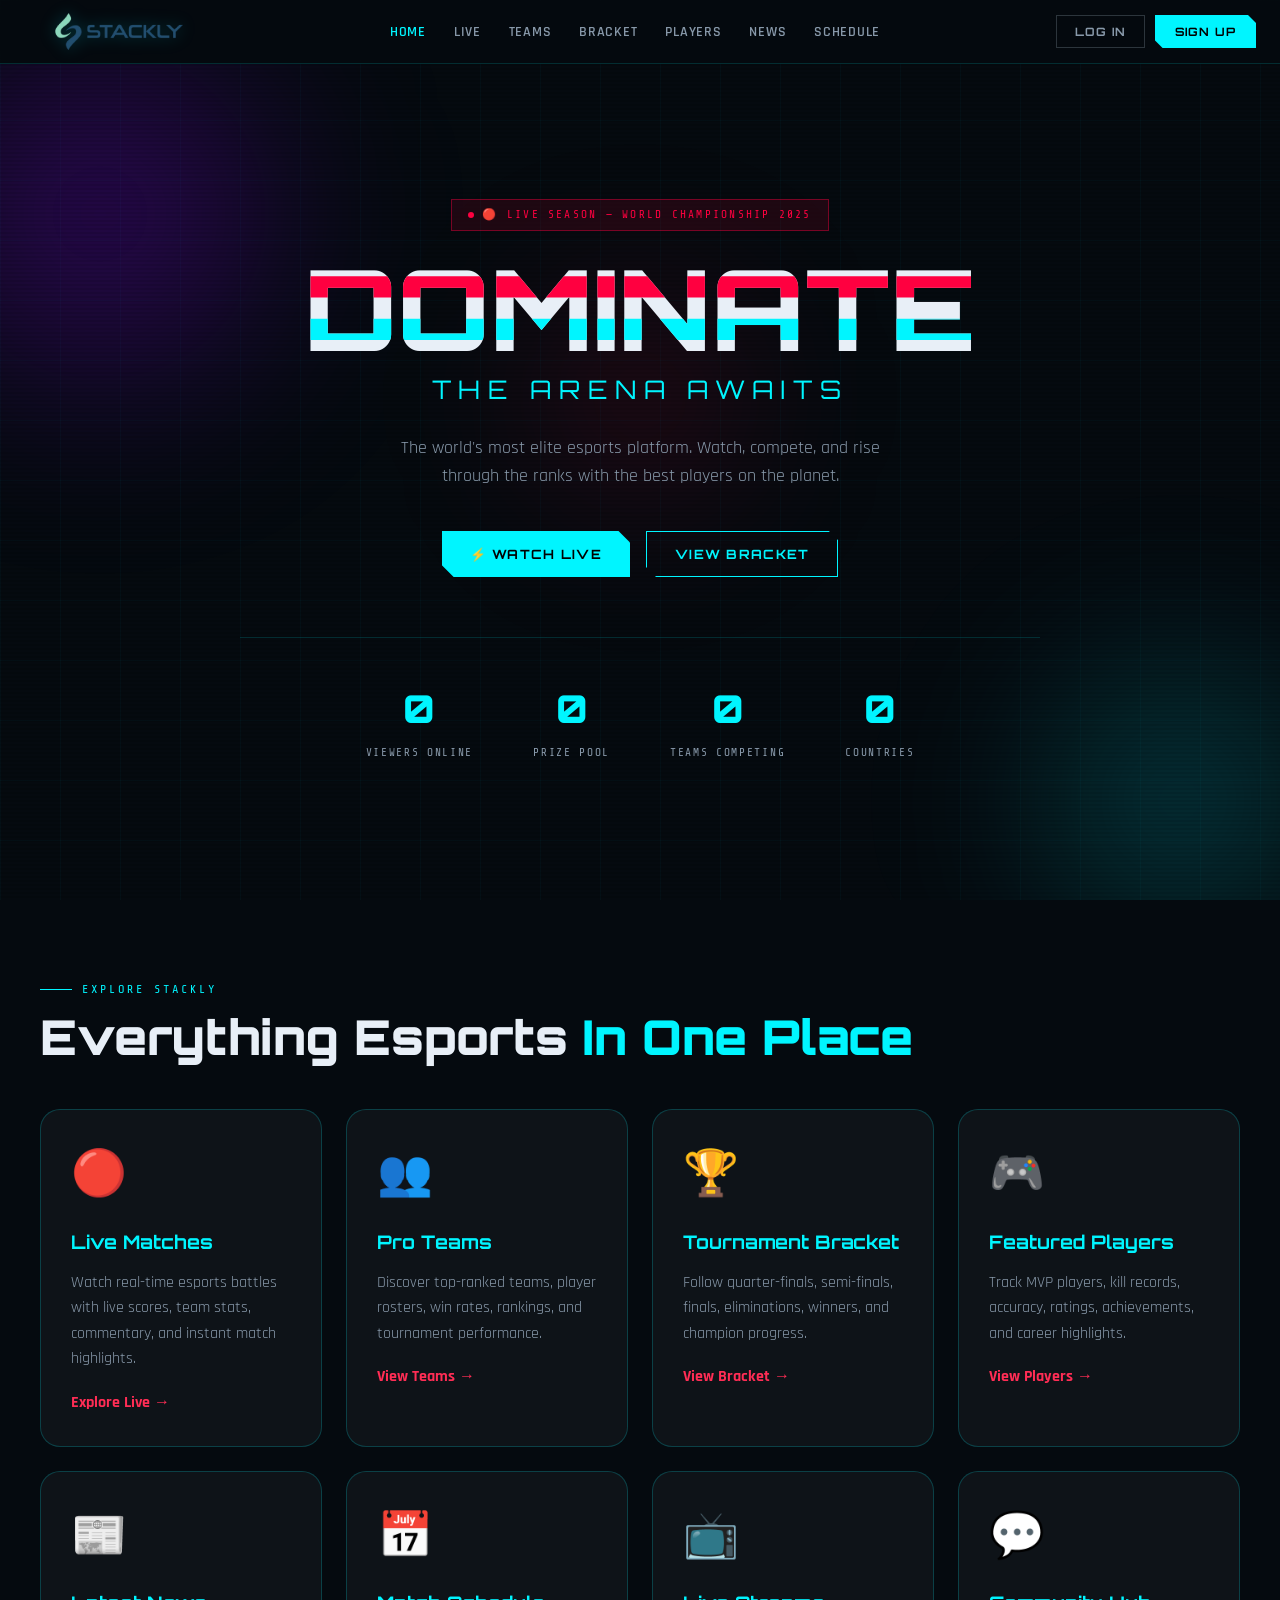
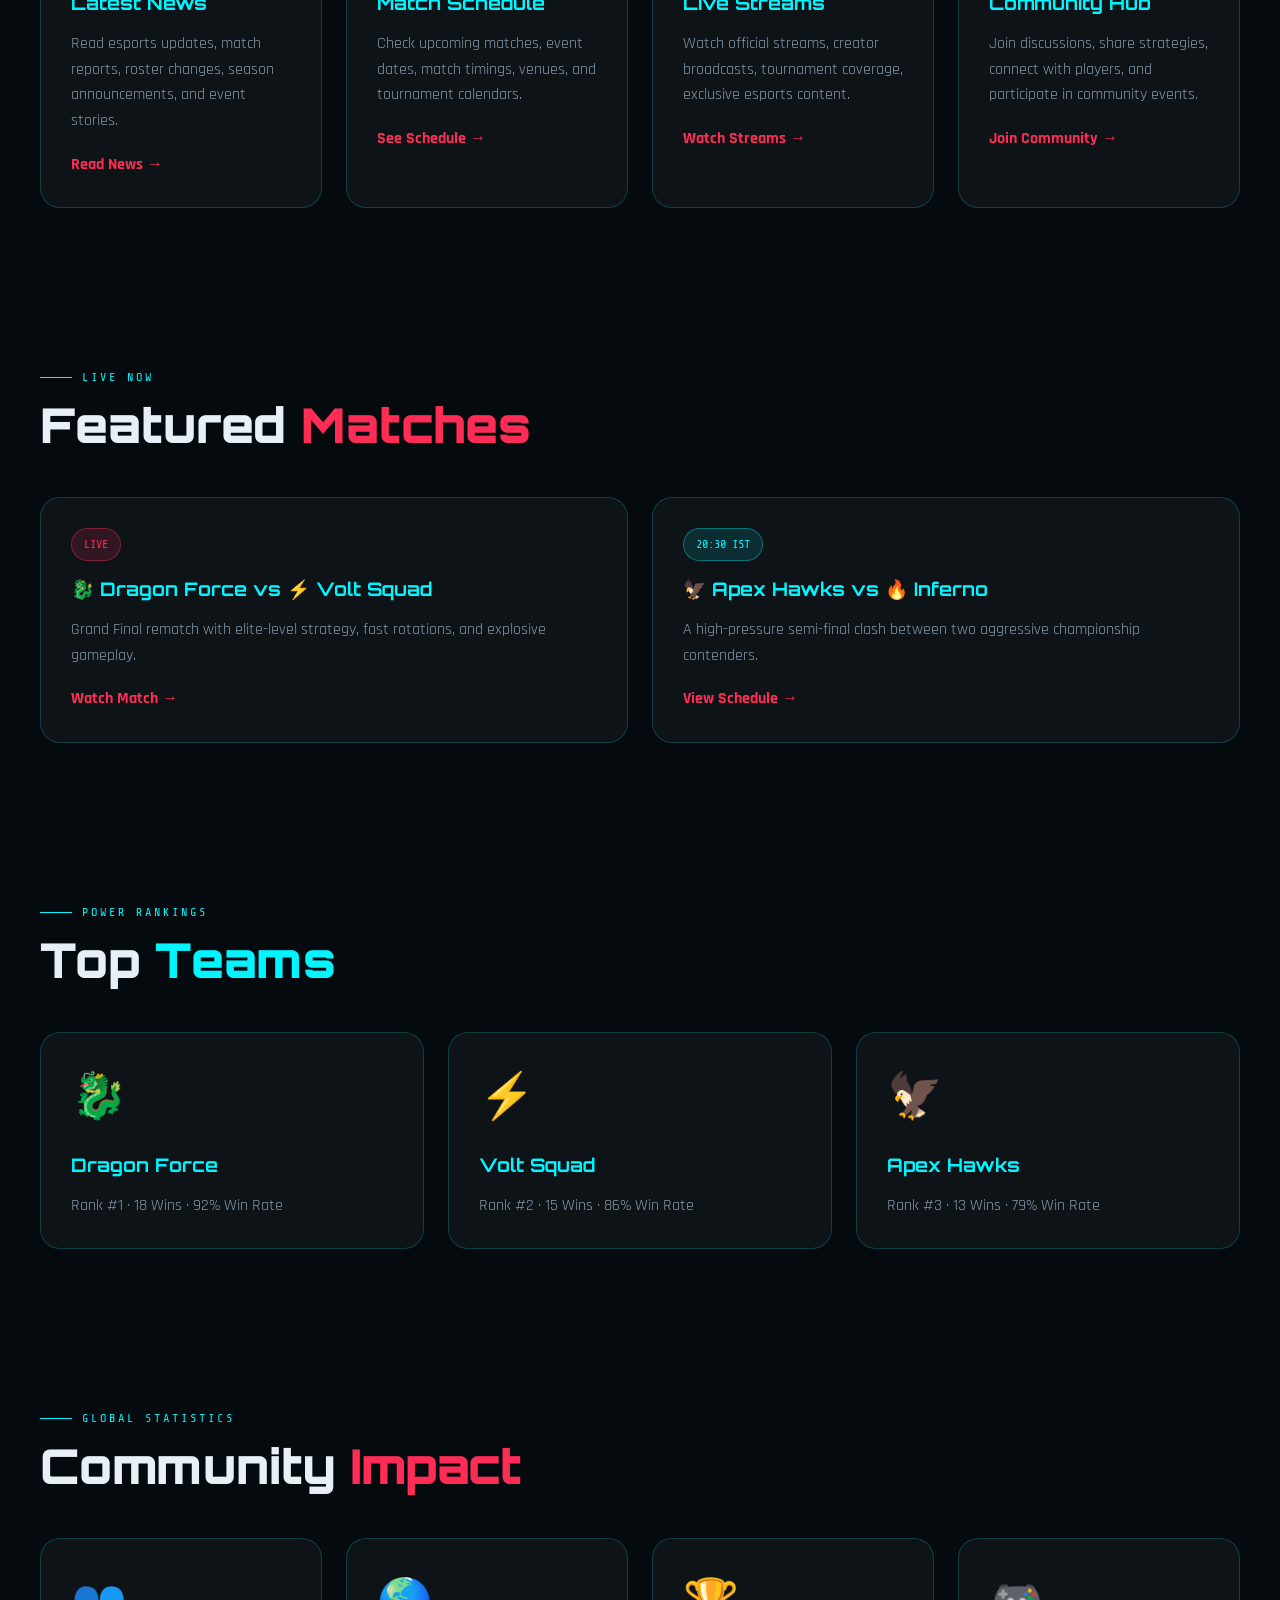
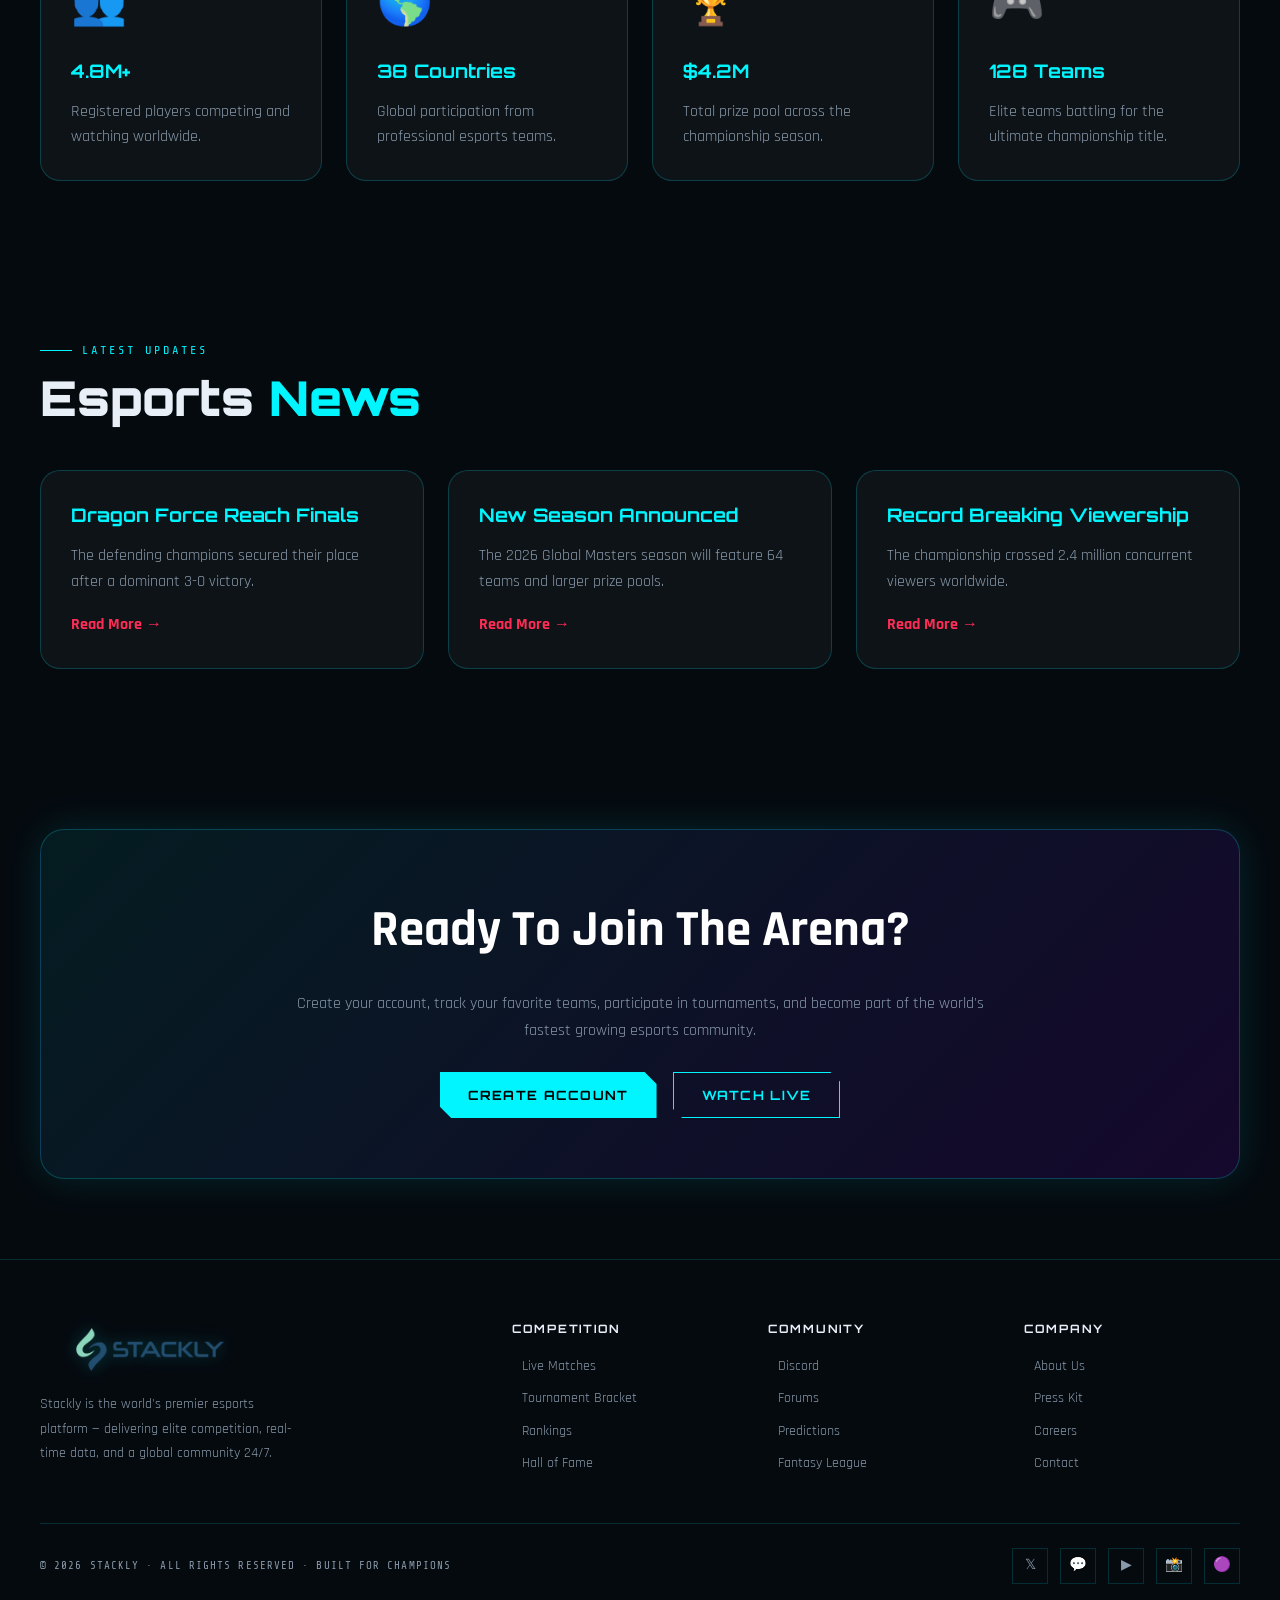
<file: index.html>
<!DOCTYPE html>
<html lang="en">
<head>
<meta charset="UTF-8" />
<meta name="viewport" content="width=device-width, initial-scale=1.0" />
<title>STACKLY — Esports HQ</title>

<link href="https://fonts.googleapis.com/css2?family=Orbitron:wght@400;700;900&family=Rajdhani:wght@300;400;500;600;700&family=Share+Tech+Mono&display=swap" rel="stylesheet" />
<link rel="stylesheet" href="styles.css" />
</head>

<body>

<nav class="nav">
  <a href="index.html" class="nav-logo">
    <img src="assets/logo-dark.webp" alt="Stackly Logo" class="site-logo-img">
  </a>

  <ul class="nav-links">
    <li><a href="index.html">Home</a></li>
    <li><a href="live.html">Live</a></li>
    <li><a href="teams.html">Teams</a></li>
    <li><a href="bracket.html">Bracket</a></li>
    <li><a href="players.html">Players</a></li>
    <li><a href="news.html">News</a></li>
    <li><a href="schedule.html">Schedule</a></li>
  </ul>

  <div class="nav-auth">
    <button class="btn-login" id="openLogin">Log In</button>
    <button class="btn-signup" id="openSignup">Sign Up</button>
  </div>

  <button class="hamburger" id="hamburger" aria-label="Menu">
    <span></span><span></span><span></span>
  </button>
</nav>

<div class="mobile-menu" id="mobileMenu">
  <a href="index.html">Home</a>
  <a href="live.html">Live Matches</a>
  <a href="featured.html">Featured Game</a>
  <a href="teams.html">Teams</a>
  <a href="bracket.html">Tournament</a>
  <a href="stats.html">Player Stats</a>
  <a href="players.html">Players</a>
  <a href="news.html">News</a>
  <a href="schedule.html">Schedule</a>
  <a href="streaming.html">Streams</a>
  <a href="community.html">Community</a>
  <a href="sponsors.html">Sponsors</a>

  <div class="mobile-auth-btns">
    <button class="btn-login" id="openLoginMobile">Log In</button>
    <button class="btn-signup" id="openSignupMobile">Sign Up</button>
  </div>
</div>

<main class="page-main">

<section class="hero">
  <div class="hero-bg-orb hero-orb1"></div>
  <div class="hero-bg-orb hero-orb2"></div>
  <div class="hero-bg-orb hero-orb3"></div>

  <div class="hero-content">
    <div class="hero-badge">🔴 Live Season — World Championship 2025</div>
    <h1 class="glitch-title" data-text="DOMINATE">DOMINATE</h1>
    <div class="hero-sub">The Arena Awaits</div>

    <p class="hero-desc">
      The world's most elite esports platform. Watch, compete, and rise through the ranks with the best players on the planet.
    </p>

    <div class="hero-buttons">
      <a href="live.html" class="btn btn-primary">⚡ Watch Live</a>
      <a href="bracket.html" class="btn btn-outline">View Bracket</a>
    </div>

    <div class="hero-stats">
      <div>
        <span class="hero-stat-num" data-count="2.4M">0</span>
        <span class="hero-stat-label">Viewers Online</span>
      </div>
      <div>
        <span class="hero-stat-num" data-count="$4.2M">0</span>
        <span class="hero-stat-label">Prize Pool</span>
      </div>
      <div>
        <span class="hero-stat-num" data-count="128">0</span>
        <span class="hero-stat-label">Teams Competing</span>
      </div>
      <div>
        <span class="hero-stat-num" data-count="38">0</span>
        <span class="hero-stat-label">Countries</span>
      </div>
    </div>
  </div>
</section>
<section class="section">
  <div class="section-inner">
    <div class="eyebrow">Explore Stackly</div>
    <h2 class="section-title">Everything Esports <span class="cyan">In One Place</span></h2>

    <div class="home-section-grid">

      <div class="home-section-card">
        <div class="home-icon">🔴</div>
        <h3>Live Matches</h3>
        <p>Watch real-time esports battles with live scores, team stats, commentary, and instant match highlights.</p>
        <a href="live.html">Explore Live →</a>
      </div>

      <div class="home-section-card">
        <div class="home-icon">👥</div>
        <h3>Pro Teams</h3>
        <p>Discover top-ranked teams, player rosters, win rates, rankings, and tournament performance.</p>
        <a href="teams.html">View Teams →</a>
      </div>

      <div class="home-section-card">
        <div class="home-icon">🏆</div>
        <h3>Tournament Bracket</h3>
        <p>Follow quarter-finals, semi-finals, finals, eliminations, winners, and champion progress.</p>
        <a href="bracket.html">View Bracket →</a>
      </div>

      <div class="home-section-card">
        <div class="home-icon">🎮</div>
        <h3>Featured Players</h3>
        <p>Track MVP players, kill records, accuracy, ratings, achievements, and career highlights.</p>
        <a href="players.html">View Players →</a>
      </div>

      <div class="home-section-card">
        <div class="home-icon">📰</div>
        <h3>Latest News</h3>
        <p>Read esports updates, match reports, roster changes, season announcements, and event stories.</p>
        <a href="news.html">Read News →</a>
      </div>

      <div class="home-section-card">
        <div class="home-icon">📅</div>
        <h3>Match Schedule</h3>
        <p>Check upcoming matches, event dates, match timings, venues, and tournament calendars.</p>
        <a href="schedule.html">See Schedule →</a>
      </div>

      <div class="home-section-card">
        <div class="home-icon">📺</div>
        <h3>Live Streams</h3>
        <p>Watch official streams, creator broadcasts, tournament coverage, exclusive esports content.</p>
        <a href="streaming.html">Watch Streams →</a>
      </div>

      <div class="home-section-card">
        <div class="home-icon">💬</div>
        <h3>Community Hub</h3>
        <p>Join discussions, share strategies, connect with players, and participate in community events.</p>
        <a href="community.html">Join Community →</a>
      </div>

    </div>
  </div>
</section>

<section class="section">
  <div class="section-inner">
    <div class="eyebrow">Live Now</div>
    <h2 class="section-title">Featured <span class="red">Matches</span></h2>

    <div class="home-section-grid">
      <div class="home-section-card">
        <span class="live-tag">LIVE</span>
        <h3>🐉 Dragon Force vs ⚡ Volt Squad</h3>
        <p>Grand Final rematch with elite-level strategy, fast rotations, and explosive gameplay.</p>
        <a href="live.html">Watch Match →</a>
      </div>

      <div class="home-section-card">
        <span class="time-tag">20:30 IST</span>
        <h3>🦅 Apex Hawks vs 🔥 Inferno</h3>
        <p>A high-pressure semi-final clash between two aggressive championship contenders.</p>
        <a href="schedule.html">View Schedule →</a>
      </div>
    </div>
  </div>
</section>

<section class="section">
  <div class="section-inner">
    <div class="eyebrow">Power Rankings</div>
    <h2 class="section-title">Top <span class="cyan">Teams</span></h2>

    <div class="home-section-grid">
      <div class="home-section-card">
        <div class="home-icon">🐉</div>
        <h3>Dragon Force</h3>
        <p>Rank #1 · 18 Wins · 92% Win Rate</p>
      </div>

      <div class="home-section-card">
        <div class="home-icon">⚡</div>
        <h3>Volt Squad</h3>
        <p>Rank #2 · 15 Wins · 86% Win Rate</p>
      </div>

      <div class="home-section-card">
        <div class="home-icon">🦅</div>
        <h3>Apex Hawks</h3>
        <p>Rank #3 · 13 Wins · 79% Win Rate</p>
      </div>
    </div>
  </div>
</section>

<section class="section">
  <div class="section-inner">
    <div class="eyebrow">Global Statistics</div>
    <h2 class="section-title">Community <span class="red">Impact</span></h2>

    <div class="home-section-grid">
      <div class="home-section-card">
        <div class="home-icon">👥</div>
        <h3>4.8M+</h3>
        <p>Registered players competing and watching worldwide.</p>
      </div>

      <div class="home-section-card">
        <div class="home-icon">🌎</div>
        <h3>38 Countries</h3>
        <p>Global participation from professional esports teams.</p>
      </div>

      <div class="home-section-card">
        <div class="home-icon">🏆</div>
        <h3>$4.2M</h3>
        <p>Total prize pool across the championship season.</p>
      </div>

      <div class="home-section-card">
        <div class="home-icon">🎮</div>
        <h3>128 Teams</h3>
        <p>Elite teams battling for the ultimate championship title.</p>
      </div>
    </div>
  </div>
</section>

<section class="section">
  <div class="section-inner">
    <div class="eyebrow">Latest Updates</div>
    <h2 class="section-title">Esports <span class="cyan">News</span></h2>

    <div class="home-section-grid">
      <div class="home-section-card">
        <h3>Dragon Force Reach Finals</h3>
        <p>The defending champions secured their place after a dominant 3-0 victory.</p>
        <a href="news.html">Read More →</a>
      </div>

      <div class="home-section-card">
        <h3>New Season Announced</h3>
        <p>The 2026 Global Masters season will feature 64 teams and larger prize pools.</p>
        <a href="news.html">Read More →</a>
      </div>

      <div class="home-section-card">
        <h3>Record Breaking Viewership</h3>
        <p>The championship crossed 2.4 million concurrent viewers worldwide.</p>
        <a href="news.html">Read More →</a>
      </div>
    </div>
  </div>
</section>

<section class="section">
  <div class="section-inner">
    <div class="home-cta-card">
      <h2>Ready To Join The Arena?</h2>
      <p>
        Create your account, track your favorite teams, participate in tournaments,
        and become part of the world's fastest growing esports community.
      </p>

      <div class="hero-buttons">
        <button class="btn btn-primary" id="openSignupCta">Create Account</button>
        <a href="live.html" class="btn btn-outline">Watch Live</a>
      </div>
    </div>
  </div>
</section>

</main>

<footer>
  <div class="footer-inner">
    <div class="footer-top">
      <div class="footer-brand">
        <a href="index.html" class="nav-logo">
          <img src="assets/logo-dark.webp" alt="Stackly Logo" class="site-logo-img footer-logo-img">
        </a>
        <p>Stackly is the world's premier esports platform — delivering elite competition, real-time data, and a global community 24/7.</p>
      </div>

      <div class="footer-col">
        <h4>Competition</h4>
        <ul>
          <li><a href="live.html">Live Matches</a></li>
          <li><a href="bracket.html">Tournament Bracket</a></li>
          <li><a href="players.html">Rankings</a></li>
          <li><a href="players.html">Hall of Fame</a></li>
        </ul>
      </div>

      <div class="footer-col">
        <h4>Community</h4>
        <ul>
          <li><a href="404page.html">Discord</a></li>
          <li><a href="404page.html">Forums</a></li>
          <li><a href="404page.html">Predictions</a></li>
          <li><a href="404page.html">Fantasy League</a></li>
        </ul>
      </div>

      <div class="footer-col">
        <h4>Company</h4>
        <ul>
          <li><a href="404page.html">About Us</a></li>
          <li><a href="404page.html">Press Kit</a></li>
          <li><a href="404page.html">Careers</a></li>
          <li><a href="404page.html">Contact</a></li>
        </ul>
      </div>
    </div>

    <div class="footer-bottom">
      <div class="footer-copy">© 2026 STACKLY · ALL RIGHTS RESERVED · BUILT FOR CHAMPIONS</div>
      <div class="footer-social">
        <a href="404page.html" class="social-link">𝕏</a>
        <a href="404page.html" class="social-link">💬</a>
        <a href="404page.html" class="social-link">▶</a>
        <a href="404page.html" class="social-link">📸</a>
        <a href="404page.html" class="social-link">🟣</a>
      </div>
    </div>
  </div>
</footer>

<div class="auth-overlay" id="authOverlay">
  <div class="auth-modal" id="authModal">
    <button class="auth-close" id="authClose" aria-label="Close">✕</button>

    <div class="auth-logo-wrap">
      <img src="assets/logo-dark.webp" alt="Stackly Logo" class="auth-logo-img">
    </div>

    <div class="auth-tabs">
      <button class="auth-tab active" data-tab="login">Log In</button>
      <button class="auth-tab" data-tab="signup">Sign Up</button>
    </div>

    <div class="auth-panel active" id="panel-login">
      <div class="auth-heading">Welcome back</div>
      <p class="auth-sub">Enter the arena. Your stats await.</p>

      <div class="auth-field">
        <label>Email Address</label>
        <input type="email" placeholder="you@example.com" />
      </div>

      <div class="auth-field">
        <label>Password</label>
        <input type="password" placeholder="••••••••" />
      </div>

      <a href="404page.html" class="auth-forgot">Forgot password?</a>
      <button class="auth-submit">Log In to Stackly</button>

      <div class="auth-divider"><span>or continue with</span></div>

      <div class="auth-social">
        <button class="auth-social-btn">🌐 Google</button>
        <button class="auth-social-btn">🎮 Discord</button>
      </div>

      <div class="auth-switch">Don't have an account? <button id="switchToSignup">Sign up free</button></div>
    </div>

    <div class="auth-panel" id="panel-signup">
      <div class="auth-heading">Create your account</div>
      <p class="auth-sub">Join 4.8M players — track matches, predict outcomes, rise the ranks.</p>

      <div class="auth-field-row">
        <div class="auth-field">
          <label>First Name</label>
          <input type="text" placeholder="Arjun" />
        </div>

        <div class="auth-field">
          <label>Last Name</label>
          <input type="text" placeholder="Sharma" />
        </div>
      </div>

      <div class="auth-field">
        <label>Gamertag / Username</label>
        <input type="text" placeholder="ZephyrX" />
      </div>

      <div class="auth-field">
        <label>Email Address</label>
        <input type="email" placeholder="you@example.com" />
      </div>

      <div class="auth-field">
        <label>Password</label>
        <input type="password" placeholder="Create a strong password" id="signupPassword" />

        <div class="password-strength">
          <div class="strength-bar" id="s1"></div>
          <div class="strength-bar" id="s2"></div>
          <div class="strength-bar" id="s3"></div>
          <div class="strength-bar" id="s4"></div>
        </div>
      </div>

      <button class="auth-submit">Create Account</button>

      <div class="auth-divider"><span>or sign up with</span></div>

      <div class="auth-social">
        <button class="auth-social-btn">🌐 Google</button>
        <button class="auth-social-btn">🎮 Discord</button>
      </div>

      <p class="auth-terms">By signing up you agree to our <a href="404page.html">Terms of Service</a> and <a href="404page.html">Privacy Policy</a>.</p>
      <div class="auth-switch">Already have an account? <button id="switchToLogin">Log in</button></div>
    </div>
  </div>
</div>

<script src="script.js"></script>

</body>
</html>
</file>
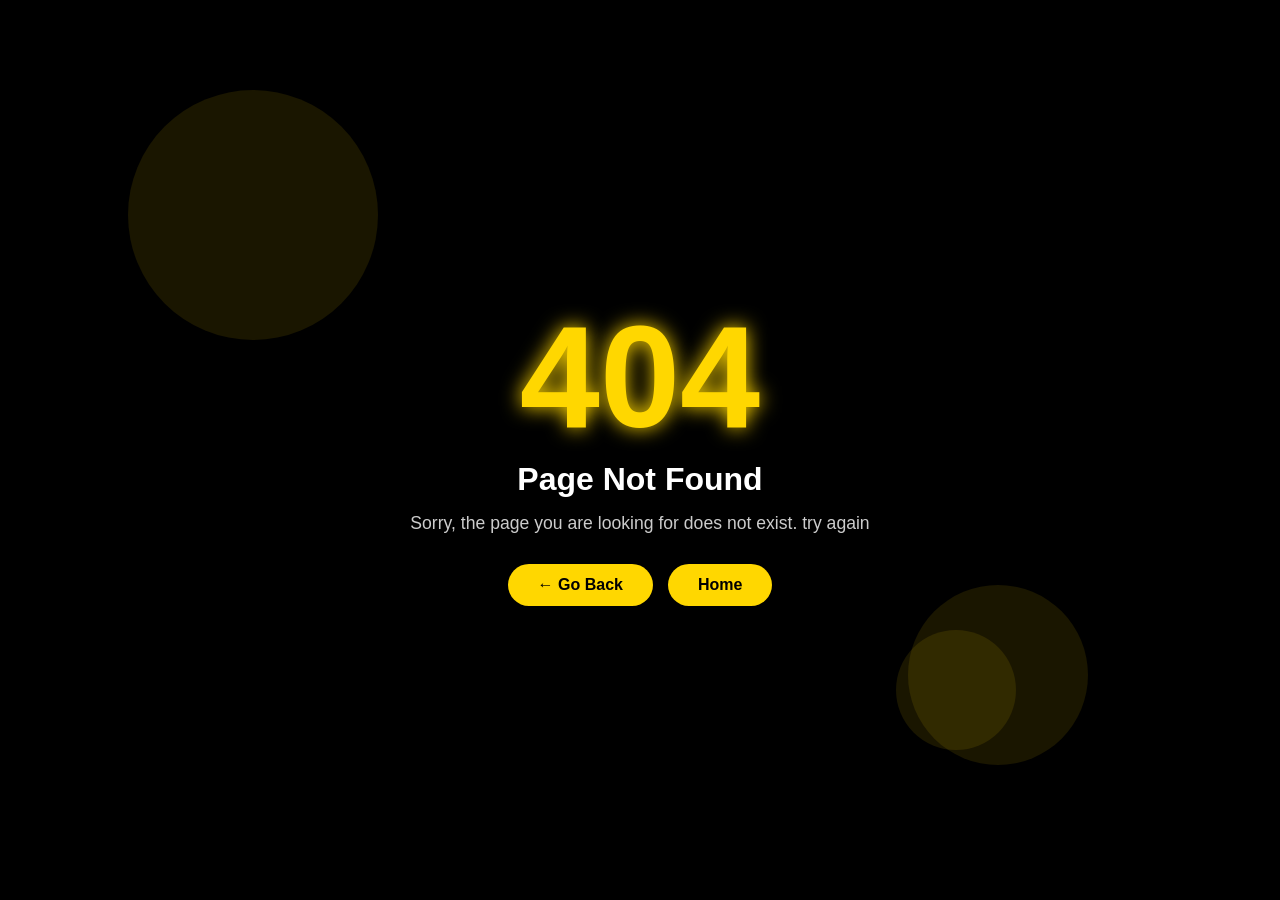
<file: 404page.html>
<!DOCTYPE html>
<html lang="en">
<head>
<meta charset="UTF-8">
<meta name="viewport" content="width=device-width, initial-scale=1.0">
<title>404 - Page Not Found</title>

<style>
*{
    margin:0;
    padding:0;
    box-sizing:border-box;
    font-family:'Segoe UI', sans-serif;
}

body{
    min-height:100vh;
    display:flex;
    justify-content:center;
    align-items:center;
    background:#000;
    color:#fff;
    overflow:hidden;
    padding:20px;
}

.container{
    text-align:center;
    animation:fadeIn 1.5s ease;
    position:relative;
    z-index:2;
}

h1{
    font-size:9rem;
    color:#FFD700;
    text-shadow:0 0 20px #FFD700;
    animation:glow 2s infinite alternate;
}

h2{
    font-size:2rem;
    margin-bottom:15px;
    color:#fff;
}

p{
    color:#ccc;
    margin-bottom:30px;
    font-size:1.1rem;
}

.buttons{
    display:flex;
    justify-content:center;
    gap:15px;
    flex-wrap:wrap;
}

.btn{
    display:inline-block;
    padding:12px 30px;
    background:#FFD700;
    color:#000;
    text-decoration:none;
    border-radius:30px;
    font-weight:bold;
    transition:0.4s;
    border:none;
    cursor:pointer;
    font-size:1rem;
}

.btn:hover{
    background:#fff;
    transform:scale(1.08);
    box-shadow:0 0 20px #FFD700;
}

.circle{
    position:absolute;
    border-radius:50%;
    background:rgba(255,215,0,0.1);
    animation:float 8s infinite linear;
}

.circle:nth-child(1){
    width:250px;
    height:250px;
    top:10%;
    left:10%;
}

.circle:nth-child(2){
    width:180px;
    height:180px;
    bottom:15%;
    right:15%;
    animation-duration:10s;
}

.circle:nth-child(3){
    width:120px;
    height:120px;
    top:70%;
    left:70%;
    animation-duration:12s;
}

@keyframes glow{
    from{
        text-shadow:0 0 10px #FFD700;
    }
    to{
        text-shadow:0 0 30px #FFD700,
                    0 0 50px #FFD700;
    }
}

@keyframes float{
    0%{
        transform:translateY(0px);
    }
    50%{
        transform:translateY(-30px);
    }
    100%{
        transform:translateY(0px);
    }
}

@keyframes fadeIn{
    from{
        opacity:0;
        transform:translateY(30px);
    }
    to{
        opacity:1;
        transform:translateY(0);
    }
}

@media(max-width:600px){
    h1{
        font-size:6rem;
    }

    h2{
        font-size:1.5rem;
    }

    p{
        font-size:1rem;
    }

    .btn{
        width:100%;
        max-width:220px;
    }
}
</style>
</head>

<body>

<div class="circle"></div>
<div class="circle"></div>
<div class="circle"></div>

<div class="container">
    <h1>404</h1>
    <h2>Page Not Found</h2>
    <p>Sorry, the page you are looking for does not exist. try again</p>

    <div class="buttons">
        <button class="btn" onclick="history.back()">← Go Back</button>
        <a href="index.html" class="btn">Home</a>
    </div>
</div>

</body>
</html>
</file>
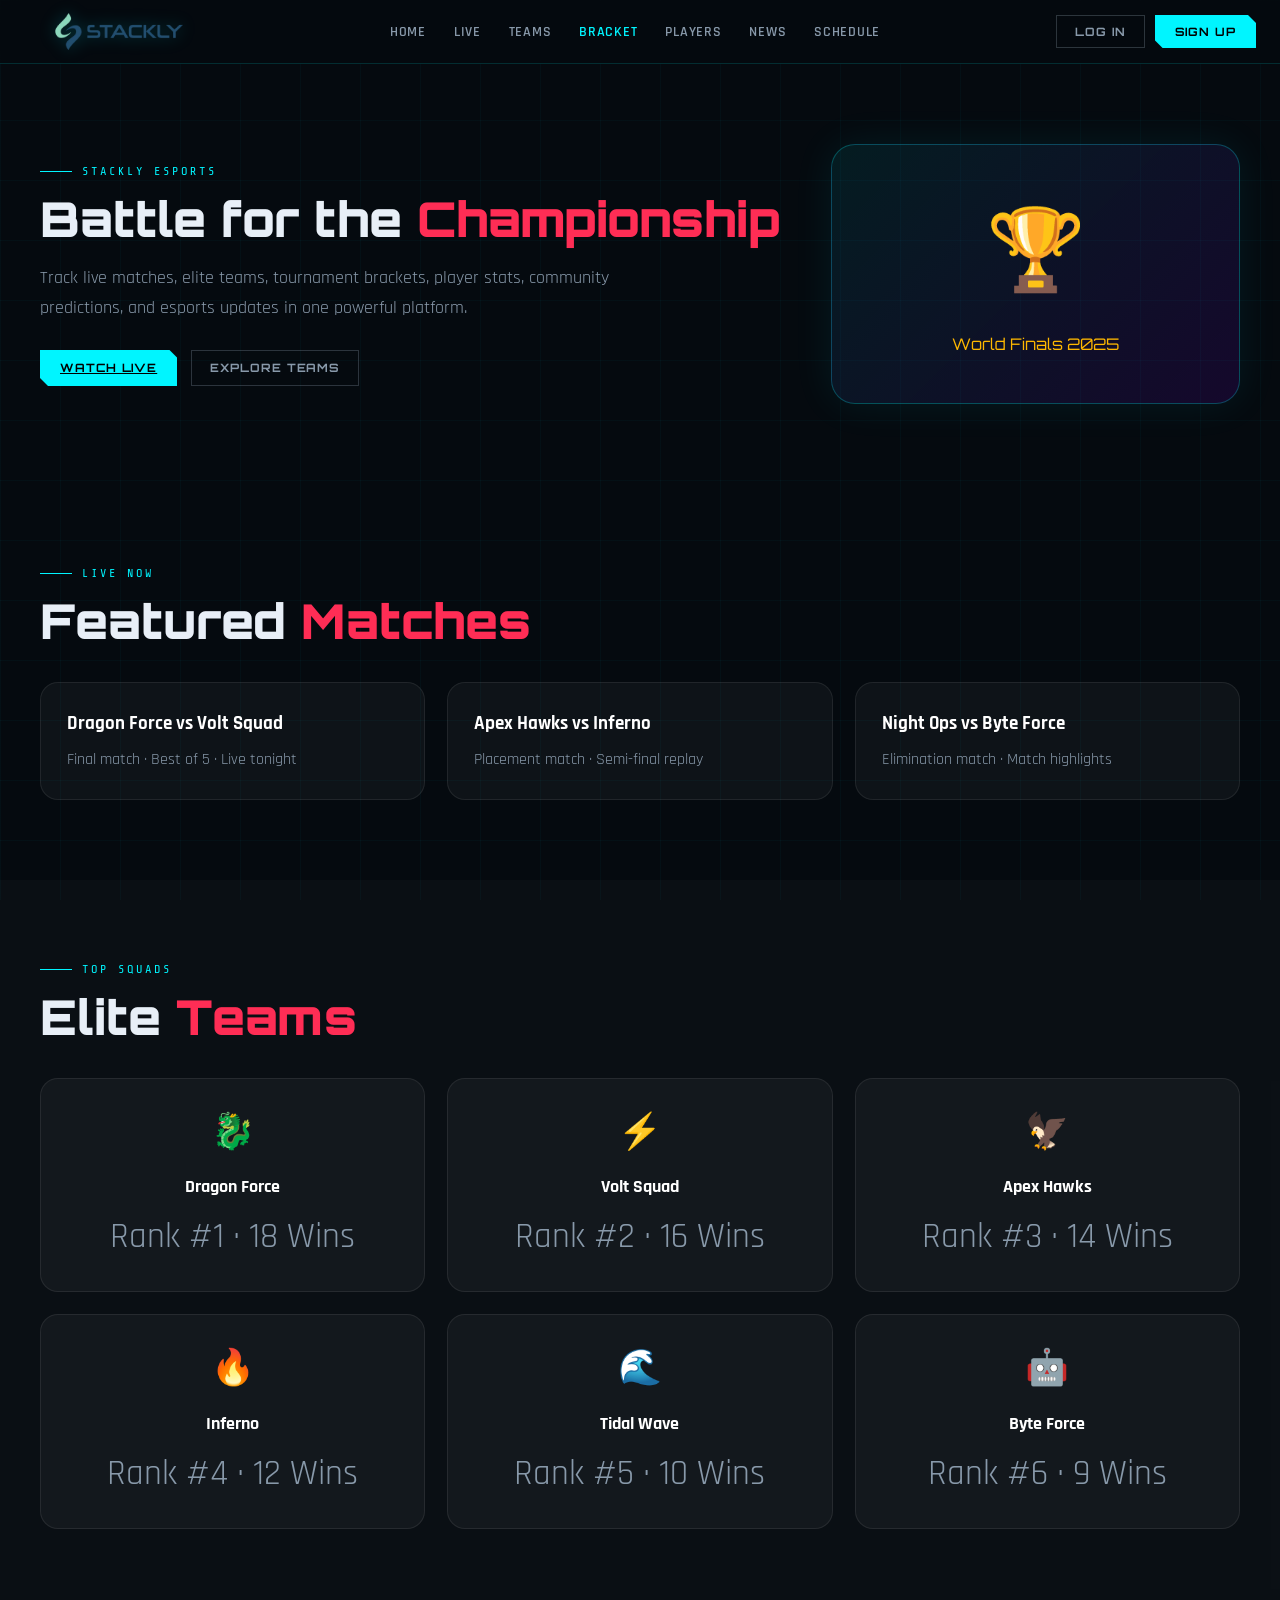
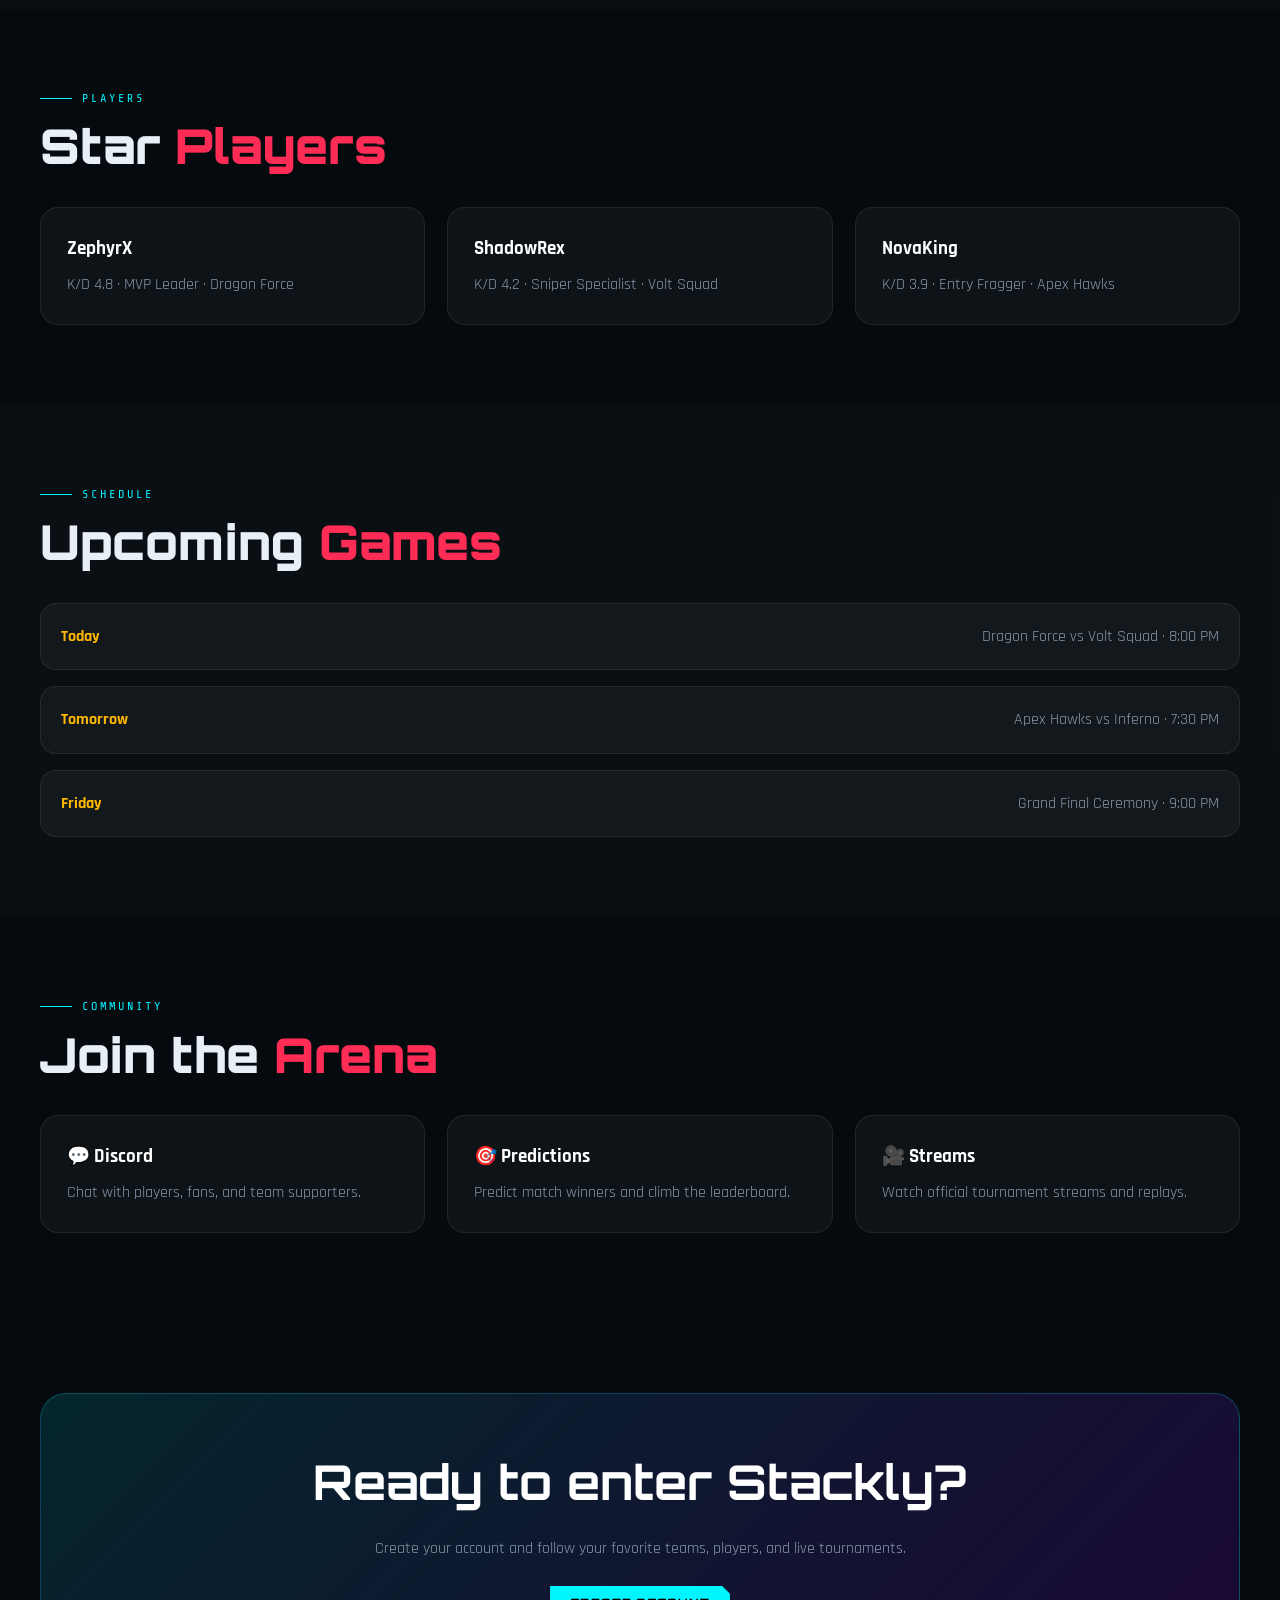
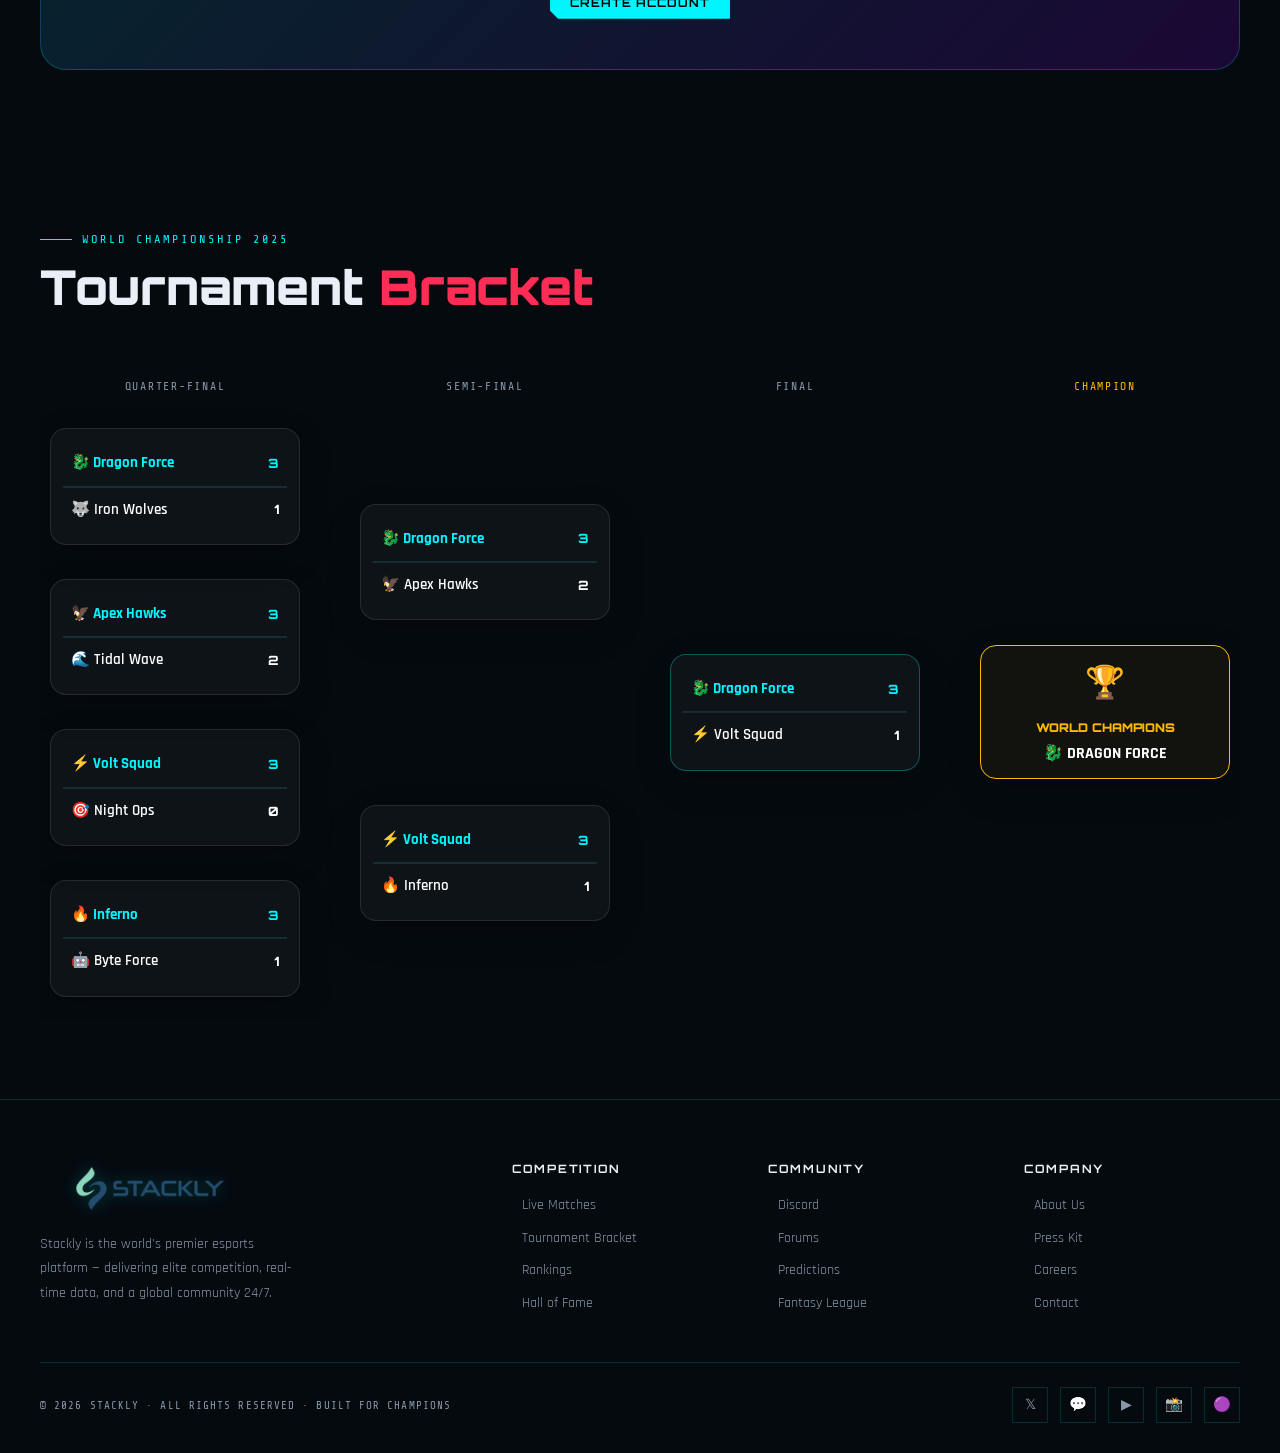
<file: bracket.html>
<!DOCTYPE html>
<html lang="en">
<head>
<meta charset="UTF-8" />
<meta name="viewport" content="width=device-width, initial-scale=1.0" />
<title>Tournament Bracket — STACKLY</title>

<link href="https://fonts.googleapis.com/css2?family=Orbitron:wght@400;700;900&family=Rajdhani:wght@300;400;500;600;700&family=Share+Tech+Mono&display=swap" rel="stylesheet" />

<link rel="stylesheet" href="styles.css" />

<style>
.section-text{
  max-width:650px;
  color:var(--muted);
  font-size:1.1rem;
  line-height:1.7;
  margin-top:18px;
}

.hero-grid{
  display:grid;
  grid-template-columns:1.3fr .7fr;
  gap:32px;
  align-items:center;
}

.hero-actions{
  display:flex;
  gap:14px;
  flex-wrap:wrap;
  margin-top:26px;
}

.hero-card{
  min-height:260px;
  border:1px solid rgba(0,245,255,.25);
  background:linear-gradient(135deg,rgba(0,245,255,.08),rgba(139,0,255,.12));
  border-radius:24px;
  display:flex;
  align-items:center;
  justify-content:center;
  flex-direction:column;
  font-size:5rem;
  box-shadow:0 0 40px rgba(0,245,255,.08);
}

.hero-card span{
  font-family:'Orbitron',sans-serif;
  font-size:1rem;
  color:var(--gold);
  margin-top:14px;
}

.cards-grid{
  display:grid;
  grid-template-columns:repeat(3,1fr);
  gap:22px;
  margin-top:34px;
}

.info-card,
.team-card{
  padding:26px;
  border:1px solid rgba(255,255,255,.08);
  background:rgba(255,255,255,.04);
  border-radius:18px;
  transition:.3s ease;
}

.info-card:hover,
.team-card:hover{
  transform:translateY(-8px);
  border-color:rgba(0,245,255,.4);
  box-shadow:0 16px 40px rgba(0,245,255,.08);
}

.info-card h3,
.team-card h3{
  color:#fff;
  margin-bottom:8px;
}

.info-card p,
.team-card p{
  color:var(--muted);
  line-height:1.6;
}

.team-card{
  text-align:center;
  font-size:2.2rem;
}

.team-card h3{
  font-size:1.1rem;
  margin-top:12px;
}

.section-dark{
  background:rgba(255,255,255,.025);
}

.schedule-list{
  display:grid;
  gap:16px;
  margin-top:34px;
}

.schedule-list div{
  display:flex;
  justify-content:space-between;
  gap:18px;
  padding:20px;
  border:1px solid rgba(255,255,255,.08);
  background:rgba(255,255,255,.04);
  border-radius:16px;
}

.schedule-list strong{
  color:var(--gold);
}

.schedule-list span{
  color:var(--muted);
}

.cta-box{
  text-align:center;
  padding:50px 24px;
  border-radius:26px;
  background:linear-gradient(135deg,rgba(0,245,255,.12),rgba(139,0,255,.16));
  border:1px solid rgba(0,245,255,.22);
}

.cta-box h2{
  color:#fff;
  font-family:'Orbitron',sans-serif;
  font-size:clamp(1.8rem,4vw,3rem);
}

.cta-box p{
  color:var(--muted);
  max-width:650px;
  margin:14px auto 24px;
  line-height:1.7;
}


/* FIXED TOURNAMENT BRACKET ALIGNMENT */
.bracket-visual{
  width:100%;
  overflow-x:auto;
  padding:24px 0 12px;
}

.bracket-heading-row{
  display:grid;
  grid-template-columns:repeat(4,1fr);
  gap:40px;
  min-width:900px;
  margin-bottom:14px;
}

.bracket-heading{
  text-align:center;
  padding-bottom:8px;
  font-family:'Share Tech Mono',monospace;
  font-size:.72rem;
  letter-spacing:.15em;
  color:var(--muted);
  text-transform:uppercase;
}

.bracket-heading.champion-heading{
  color:var(--gold);
}

.bracket-grid{
  display:grid;
  grid-template-columns:repeat(4,1fr);
  gap:40px;
  min-width:900px;
  align-items:stretch;
}

.bracket-col{
  min-height:470px;
  display:flex;
  flex-direction:column;
  justify-content:center;
  gap:34px;
}

.bracket-col.quarter-final{
  justify-content:space-between;
}

.bracket-col.semi-final{
  justify-content:space-around;
}

.bracket-col.final,
.bracket-col.champion-col{
  justify-content:center;
}

.bracket-match{
  width:100%;
  background:rgba(255,255,255,.04);
  border:1px solid rgba(255,255,255,.1);
  border-radius:16px;
  padding:12px;
  box-shadow:0 12px 35px rgba(0,0,0,.18);
}

.bracket-team{
  display:flex;
  justify-content:space-between;
  align-items:center;
  gap:12px;
  color:#fff;
  padding:10px 8px;
  font-size:.95rem;
}

.bracket-team + .bracket-team{
  border-top:1px solid rgba(255,255,255,.08);
}

.bracket-team.winner{
  color:#00F5FF;
  font-weight:700;
}

.bracket-team-score{
  font-weight:800;
  color:#fff;
}

.bracket-team-score.cyan{
  color:#00F5FF;
}

.bracket-match.final-match{
  border-color:rgba(0,245,255,.3);
}

.bracket-match.champion-match{
  border-color:var(--gold);
  text-align:center;
  background:rgba(255,184,0,.05);
}

.champion-trophy{
  font-size:2rem;
  margin-bottom:8px;
}

.champion-title{
  font-family:'Orbitron',sans-serif;
  font-size:.75rem;
  font-weight:900;
  color:var(--gold);
  margin-bottom:4px;
}

.champion-name{
  font-weight:700;
  font-size:1rem;
  color:#fff;
}

@media(max-width:900px){
  .hero-grid{
    grid-template-columns:1fr;
  }

  .cards-grid{
    grid-template-columns:repeat(2,1fr);
  }

  .hero-card{
    min-height:220px;
  }
}

@media(max-width:600px){
  .section{
    padding:70px 18px;
  }

  .cards-grid{
    grid-template-columns:1fr;
  }

  .schedule-list div{
    flex-direction:column;
  }

  .hero-actions{
    flex-direction:column;
  }

  .hero-actions a,
  .cta-box button{
    width:100%;
    text-align:center;
    justify-content:center;
  }
}
</style>
</head>

<body>

<nav class="nav">
  <a href="index.html" class="nav-logo">
    <img src="assets/logo-dark.webp" alt="Stackly Logo" class="site-logo-img">
  </a>

  <ul class="nav-links">
    <li><a href="index.html">Home</a></li>
    <li><a href="live.html">Live</a></li>
    <li><a href="teams.html">Teams</a></li>
    <li><a href="bracket.html">Bracket</a></li>
    <li><a href="players.html">Players</a></li>
    <li><a href="news.html">News</a></li>
    <li><a href="schedule.html">Schedule</a></li>
  </ul>

  <div class="nav-auth">
    <button class="btn-login" id="openLogin">Log In</button>
    <button class="btn-signup" id="openSignup">Sign Up</button>
  </div>

  <button class="hamburger" id="hamburger" aria-label="Menu">
    <span></span><span></span><span></span>
  </button>
</nav>

<div class="mobile-menu" id="mobileMenu">
  <a href="index.html">Home</a>
  <a href="live.html">Live Matches</a>
  <a href="featured.html">Featured Game</a>
  <a href="teams.html">Teams</a>
  <a href="bracket.html">Tournament</a>
  <a href="stats.html">Player Stats</a>
  <a href="players.html">Players</a>
  <a href="news.html">News</a>
  <a href="schedule.html">Schedule</a>
  <a href="streaming.html">Streams</a>
  <a href="community.html">Community</a>
  <a href="sponsors.html">Sponsors</a>

  <div class="mobile-auth-btns">
    <button class="btn-login" id="openLoginMobile">Log In</button>
    <button class="btn-signup" id="openSignupMobile">Sign Up</button>
  </div>
</div>

<main class="page-main">

<section class="section hero-section">
  <div class="section-inner hero-grid">
    <div>
      <div class="eyebrow">STACKLY ESPORTS</div>
      <h1 class="section-title">Battle for the <span class="red">Championship</span></h1>
      <p class="section-text">
        Track live matches, elite teams, tournament brackets, player stats, community predictions,
        and esports updates in one powerful platform.
      </p>
      <div class="hero-actions">
        <a href="live.html" class="btn-signup">Watch Live</a>
        <a href="teams.html" class="btn-login">Explore Teams</a>
      </div>
    </div>

    <div class="hero-card">
      🏆
      <span>World Finals 2025</span>
    </div>
  </div>
</section>

<section class="section">
  <div class="section-inner">
    <div class="eyebrow">Live Now</div>
    <h2 class="section-title">Featured <span class="red">Matches</span></h2>

    <div class="cards-grid">
      <div class="info-card">
        <h3>Dragon Force vs Volt Squad</h3>
        <p>Final match · Best of 5 · Live tonight</p>
      </div>
      <div class="info-card">
        <h3>Apex Hawks vs Inferno</h3>
        <p>Placement match · Semi-final replay</p>
      </div>
      <div class="info-card">
        <h3>Night Ops vs Byte Force</h3>
        <p>Elimination match · Match highlights</p>
      </div>
    </div>
  </div>
</section>

<section class="section section-dark">
  <div class="section-inner">
    <div class="eyebrow">Top Squads</div>
    <h2 class="section-title">Elite <span class="red">Teams</span></h2>

    <div class="cards-grid">
      <div class="team-card">🐉 <h3>Dragon Force</h3><p>Rank #1 · 18 Wins</p></div>
      <div class="team-card">⚡ <h3>Volt Squad</h3><p>Rank #2 · 16 Wins</p></div>
      <div class="team-card">🦅 <h3>Apex Hawks</h3><p>Rank #3 · 14 Wins</p></div>
      <div class="team-card">🔥 <h3>Inferno</h3><p>Rank #4 · 12 Wins</p></div>
      <div class="team-card">🌊 <h3>Tidal Wave</h3><p>Rank #5 · 10 Wins</p></div>
      <div class="team-card">🤖 <h3>Byte Force</h3><p>Rank #6 · 9 Wins</p></div>
    </div>
  </div>
</section>

<section class="section">
  <div class="section-inner">
    <div class="eyebrow">Players</div>
    <h2 class="section-title">Star <span class="red">Players</span></h2>

    <div class="cards-grid">
      <div class="info-card">
        <h3>ZephyrX</h3>
        <p>K/D 4.8 · MVP Leader · Dragon Force</p>
      </div>
      <div class="info-card">
        <h3>ShadowRex</h3>
        <p>K/D 4.2 · Sniper Specialist · Volt Squad</p>
      </div>
      <div class="info-card">
        <h3>NovaKing</h3>
        <p>K/D 3.9 · Entry Fragger · Apex Hawks</p>
      </div>
    </div>
  </div>
</section>

<section class="section section-dark">
  <div class="section-inner">
    <div class="eyebrow">Schedule</div>
    <h2 class="section-title">Upcoming <span class="red">Games</span></h2>

    <div class="schedule-list">
      <div>
        <strong>Today</strong>
        <span>Dragon Force vs Volt Squad · 8:00 PM</span>
      </div>
      <div>
        <strong>Tomorrow</strong>
        <span>Apex Hawks vs Inferno · 7:30 PM</span>
      </div>
      <div>
        <strong>Friday</strong>
        <span>Grand Final Ceremony · 9:00 PM</span>
      </div>
    </div>
  </div>
</section>

<section class="section">
  <div class="section-inner">
    <div class="eyebrow">Community</div>
    <h2 class="section-title">Join the <span class="red">Arena</span></h2>

    <div class="cards-grid">
      <div class="info-card">
        <h3>💬 Discord</h3>
        <p>Chat with players, fans, and team supporters.</p>
      </div>
      <div class="info-card">
        <h3>🎯 Predictions</h3>
        <p>Predict match winners and climb the leaderboard.</p>
      </div>
      <div class="info-card">
        <h3>🎥 Streams</h3>
        <p>Watch official tournament streams and replays.</p>
      </div>
    </div>
  </div>
</section>

<section class="section cta-section">
  <div class="section-inner cta-box">
    <h2>Ready to enter Stackly?</h2>
    <p>Create your account and follow your favorite teams, players, and live tournaments.</p>
    <button class="btn-signup" id="openSignupCta">Create Account</button>
  </div>
</section>

<section class="section bracket" id="bracket">
  <div class="section-inner">
    <div class="eyebrow">World Championship 2025</div>
    <h2 class="section-title reveal">Tournament <span class="red">Bracket</span></h2>

    <div class="bracket-visual reveal reveal-delay-1">
      <div class="bracket-heading-row">
        <div class="bracket-heading">Quarter-Final</div>
        <div class="bracket-heading">Semi-Final</div>
        <div class="bracket-heading">Final</div>
        <div class="bracket-heading champion-heading">Champion</div>
      </div>

      <div class="bracket-grid">
        <div class="bracket-col quarter-final">
          <div class="bracket-match">
            <div class="bracket-team winner">🐉 Dragon Force <span class="bracket-team-score cyan">3</span></div>
            <div class="bracket-team">🐺 Iron Wolves <span class="bracket-team-score">1</span></div>
          </div>
          <div class="bracket-match">
            <div class="bracket-team winner">🦅 Apex Hawks <span class="bracket-team-score cyan">3</span></div>
            <div class="bracket-team">🌊 Tidal Wave <span class="bracket-team-score">2</span></div>
          </div>
          <div class="bracket-match">
            <div class="bracket-team winner">⚡ Volt Squad <span class="bracket-team-score cyan">3</span></div>
            <div class="bracket-team">🎯 Night Ops <span class="bracket-team-score">0</span></div>
          </div>
          <div class="bracket-match">
            <div class="bracket-team winner">🔥 Inferno <span class="bracket-team-score cyan">3</span></div>
            <div class="bracket-team">🤖 Byte Force <span class="bracket-team-score">1</span></div>
          </div>
        </div>

        <div class="bracket-col semi-final">
          <div class="bracket-match">
            <div class="bracket-team winner">🐉 Dragon Force <span class="bracket-team-score cyan">3</span></div>
            <div class="bracket-team">🦅 Apex Hawks <span class="bracket-team-score">2</span></div>
          </div>
          <div class="bracket-match">
            <div class="bracket-team winner">⚡ Volt Squad <span class="bracket-team-score cyan">3</span></div>
            <div class="bracket-team">🔥 Inferno <span class="bracket-team-score">1</span></div>
          </div>
        </div>

        <div class="bracket-col final">
          <div class="bracket-match final-match">
            <div class="bracket-team winner">🐉 Dragon Force <span class="bracket-team-score cyan">3</span></div>
            <div class="bracket-team">⚡ Volt Squad <span class="bracket-team-score">1</span></div>
          </div>
        </div>

        <div class="bracket-col champion-col">
          <div class="bracket-match champion-match">
            <div class="champion-trophy">🏆</div>
            <div class="champion-title">WORLD CHAMPIONS</div>
            <div class="champion-name">🐉 DRAGON FORCE</div>
          </div>
        </div>
      </div>
    </div>
  </div>
</section>

</main>

<footer>
  <div class="footer-inner">
    <div class="footer-top">
      <div class="footer-brand">
        <a href="index.html" class="nav-logo">
          <img src="assets/logo-dark.webp" alt="Stackly Logo" class="site-logo-img footer-logo-img">
        </a>
        <p>Stackly is the world's premier esports platform — delivering elite competition, real-time data, and a global community 24/7.</p>
      </div>

      <div class="footer-col">
        <h4>Competition</h4>
         <ul>
          <li><a href="live.html">Live Matches</a></li>
          <li><a href="bracket.html">Tournament Bracket</a></li>
          <li><a href="players.html">Rankings</a></li>
          <li><a href="players.html">Hall of Fame</a></li>
        </ul>
      </div>

      <div class="footer-col">
        <h4>Community</h4>
        <ul>
          <li><a href="404page.html">Discord</a></li>
          <li><a href="404page.html">Forums</a></li>
          <li><a href="404page.html">Predictions</a></li>
          <li><a href="404page.html">Fantasy League</a></li>
        </ul>
      </div>

      <div class="footer-col">
        <h4>Company</h4>
        <ul>
          <li><a href="404page.html">About Us</a></li>
          <li><a href="404page.html">Press Kit</a></li>
          <li><a href="404page.html">Careers</a></li>
          <li><a href="404page.html">Contact</a></li>
        </ul>
      </div>
    </div>

    <div class="footer-bottom">
      <div class="footer-copy">© 2026 STACKLY · ALL RIGHTS RESERVED · BUILT FOR CHAMPIONS</div>
      <div class="footer-social">
        <a href="404page.html" class="social-link">𝕏</a>
        <a href="404page.html" class="social-link">💬</a>
        <a href="404page.html" class="social-link">▶</a>
        <a href="404page.html" class="social-link">📸</a>
        <a href="404page.html" class="social-link">🟣</a>
      </div>
    </div>
  </div>
</footer>

<div class="auth-overlay" id="authOverlay">
  <div class="auth-modal" id="authModal">
    <button class="auth-close" id="authClose">✕</button>

    <div class="auth-logo-wrap">
      <img src="assets/logo-dark.webp" alt="Stackly Logo" class="auth-logo-img">
    </div>

    <div class="auth-tabs">
      <button class="auth-tab active" data-tab="login">Log In</button>
      <button class="auth-tab" data-tab="signup">Sign Up</button>
    </div>

    <div class="auth-panel active" id="panel-login">
      <div class="auth-heading">Welcome back</div>
      <p class="auth-sub">Enter the arena. Your stats await.</p>

      <div class="auth-field">
        <label>Email Address</label>
        <input type="email" placeholder="you@example.com" />
      </div>

      <div class="auth-field">
        <label>Password</label>
        <input type="password" placeholder="••••••••" />
      </div>

      <a href="404page.html" class="auth-forgot">Forgot password?</a>
      <button class="auth-submit">Log In to Stackly</button>

      <div class="auth-switch">
        Don't have an account? <button id="switchToSignup">Sign up free</button>
      </div>
    </div>

    <div class="auth-panel" id="panel-signup">
      <div class="auth-heading">Create your account</div>
      <p class="auth-sub">Join 4.8M players — track matches, predict outcomes, rise the ranks.</p>

      <div class="auth-field-row">
        <div class="auth-field">
          <label>First Name</label>
          <input type="text" placeholder="Arjun" />
        </div>
        <div class="auth-field">
          <label>Last Name</label>
          <input type="text" placeholder="Sharma" />
        </div>
      </div>

      <div class="auth-field">
        <label>Gamertag</label>
        <input type="text" placeholder="ZephyrX" />
      </div>

      <div class="auth-field">
        <label>Email Address</label>
        <input type="email" placeholder="you@example.com" />
      </div>

      <div class="auth-field">
        <label>Password</label>
        <input type="password" placeholder="Create password" />
      </div>

      <button class="auth-submit">Create Account</button>

      <div class="auth-switch">
        Already have an account? <button id="switchToLogin">Log in</button>
      </div>
    </div>
  </div>
</div>

<script src="script.js"></script>

<script>
const openSignupCta = document.getElementById("openSignupCta");
if(openSignupCta){
  openSignupCta.addEventListener("click", () => {
    window.location.href = "signup.html";
  });
}
</script>

</body>
</html>
</file>
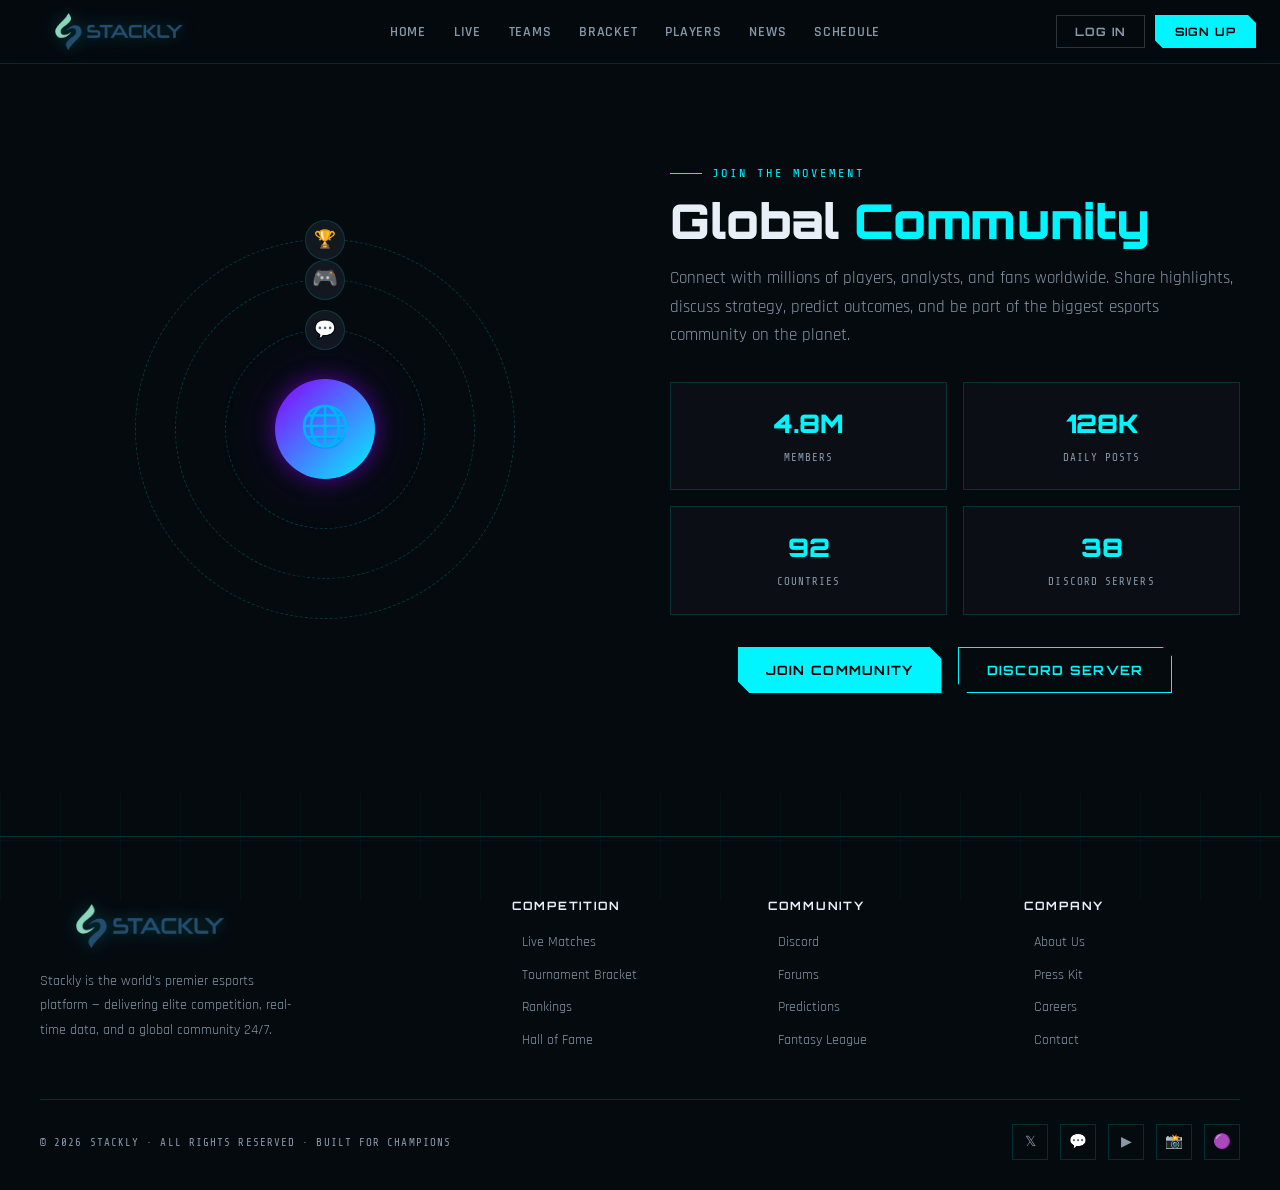
<file: community.html>
<!DOCTYPE html>
<html lang="en">
<head>
<meta charset="UTF-8" />
<meta name="viewport" content="width=device-width, initial-scale=1.0" />
<title>Community — STACKLY</title>
<link href="https://fonts.googleapis.com/css2?family=Orbitron:wght@400;700;900&family=Rajdhani:wght@300;400;500;600;700&family=Share+Tech+Mono&display=swap" rel="stylesheet" />
<link rel="stylesheet" href="styles.css" />
</head>
<body>
<nav class="nav">
  <a href="index.html" class="nav-logo">
    <img src="assets/logo-dark.webp" alt="Stackly Logo" class="site-logo-img">
  </a>
  <ul class="nav-links">
    <li><a href="index.html">Home</a></li>
    <li><a href="live.html">Live</a></li>
    <li><a href="teams.html">Teams</a></li>
    <li><a href="bracket.html">Bracket</a></li>
    <li><a href="players.html">Players</a></li>
    <li><a href="news.html">News</a></li>
    <li><a href="schedule.html">Schedule</a></li>
  </ul>
  <div class="nav-auth">
    <button class="btn-login" id="openLogin">Log In</button>
    <button class="btn-signup" id="openSignup">Sign Up</button>
  </div>
  <button class="hamburger" id="hamburger" aria-label="Menu"><span></span><span></span><span></span></button>
</nav>

<div class="mobile-menu" id="mobileMenu">
  <a href="index.html">Home</a>
  <a href="live.html">Live Matches</a>
  <a href="featured.html">Featured Game</a>
  <a href="teams.html">Teams</a>
  <a href="bracket.html">Tournament</a>
  <a href="stats.html">Player Stats</a>
  <a href="players.html">Players</a>
  <a href="news.html">News</a>
  <a href="schedule.html">Schedule</a>
  <a href="streaming.html">Streams</a>
  <a href="community.html">Community</a>
  <a href="sponsors.html">Sponsors</a>
  <div class="mobile-auth-btns">
    <button class="btn-login" id="openLoginMobile">Log In</button>
    <button class="btn-signup" id="openSignupMobile">Sign Up</button>
  </div>
</div>
<main class="page-main">
<section class="section community" id="community">
  <div class="section-inner community-inner">
    <div class="community-visuals reveal">
      <div class="orbit-ring orbit-ring-1">
        <div class="orbit-dot">💬</div>
      </div>
      <div class="orbit-ring orbit-ring-2">
        <div class="orbit-dot d2">🎮</div>
      </div>
      <div class="orbit-ring orbit-ring-3">
        <div class="orbit-dot d3">🏆</div>
      </div>
      <div class="orbit-center">🌐</div>
    </div>
    <div class="community-text">
      <div class="eyebrow">Join the Movement</div>
      <h2 class="section-title reveal">Global <span class="cyan">Community</span></h2>
      <p class="community-desc reveal reveal-delay-1">Connect with millions of players, analysts, and fans worldwide. Share highlights, discuss strategy, predict outcomes, and be part of the biggest esports community on the planet.</p>
      <div class="community-stats-grid reveal reveal-delay-2">
        <div class="community-stat"><span class="community-stat-num">4.8M</span><span class="community-stat-label">Members</span></div>
        <div class="community-stat"><span class="community-stat-num">128K</span><span class="community-stat-label">Daily Posts</span></div>
        <div class="community-stat"><span class="community-stat-num">92</span><span class="community-stat-label">Countries</span></div>
        <div class="community-stat"><span class="community-stat-num">38</span><span class="community-stat-label">Discord Servers</span></div>
      </div>
      <div class="hero-buttons reveal reveal-delay-3">
        <a href="404page.html" class="btn btn-primary">Join Community</a>
        <a href="404page.html" class="btn btn-outline">Discord Server</a>
      </div>
    </div>
  </div>
</section>
</main>
<footer>
  <div class="footer-inner">
    <div class="footer-top">
      <div class="footer-brand">
        <a href="index.html" class="nav-logo">
          <img src="assets/logo-dark.webp" alt="Stackly Logo" class="site-logo-img footer-logo-img">
        </a>
        <p>Stackly is the world's premier esports platform — delivering elite competition, real-time data, and a global community 24/7.</p>
      </div>
      <div class="footer-col">
        <h4>Competition</h4>
         <ul>
          <li><a href="live.html">Live Matches</a></li>
          <li><a href="bracket.html">Tournament Bracket</a></li>
          <li><a href="players.html">Rankings</a></li>
          <li><a href="players.html">Hall of Fame</a></li>
        </ul>
      </div>
      <div class="footer-col">
        <h4>Community</h4>
        <ul>
          <li><a href="404page.html">Discord</a></li>
          <li><a href="404page.html">Forums</a></li>
          <li><a href="404page.html">Predictions</a></li>
          <li><a href="404page.html">Fantasy League</a></li>
        </ul>
      </div>
      <div class="footer-col">
        <h4>Company</h4>
        <ul>
          <li><a href="404page.html">About Us</a></li>
          <li><a href="404page.html">Press Kit</a></li>
          <li><a href="404page.html">Careers</a></li>
          <li><a href="404page.html">Contact</a></li>
        </ul>
      </div>
    </div>
    <div class="footer-bottom">
      <div class="footer-copy">© 2026 STACKLY · ALL RIGHTS RESERVED · BUILT FOR CHAMPIONS</div>
      <div class="footer-social">
        <a href="404page.html" class="social-link" aria-label="Twitter">𝕏</a>
        <a href="404page.html" class="social-link" aria-label="Discord">💬</a>
        <a href="404page.html" class="social-link" aria-label="YouTube">▶</a>
        <a href="404page.html" class="social-link" aria-label="Instagram">📸</a>
        <a href="404page.html" class="social-link" aria-label="Twitch">🟣</a>
      </div>
    </div>
  </div>
</footer>
<div class="auth-overlay" id="authOverlay">
  <div class="auth-modal" id="authModal">
    <button class="auth-close" id="authClose" aria-label="Close">✕</button>

    <!-- Logo -->
    <div class="auth-logo-wrap">
      <img src="assets/logo-dark.webp" alt="Stackly Logo" class="auth-logo-img">
    </div>

    <!-- Tabs -->
    <div class="auth-tabs">
      <button class="auth-tab active" data-tab="login">Log In</button>
      <button class="auth-tab" data-tab="signup">Sign Up</button>
    </div>

    <!-- LOGIN PANEL -->
    <div class="auth-panel active" id="panel-login">
      <div class="auth-heading">Welcome back</div>
      <p class="auth-sub">Enter the arena. Your stats await.</p>

      <div class="auth-field">
        <label>Email Address</label>
        <input type="email" placeholder="you@example.com" autocomplete="email" />
      </div>
      <div class="auth-field">
        <label>Password</label>
        <input type="password" placeholder="••••••••" autocomplete="current-password" />
      </div>
      <a href="404page.html" class="auth-forgot">Forgot password?</a>
      <button class="auth-submit">Log In to Stackly</button>

      <div class="auth-divider"><span>or continue with</span></div>
      <div class="auth-social">
        <button class="auth-social-btn">🌐 Google</button>
        <button class="auth-social-btn">🎮 Discord</button>
      </div>

      <div class="auth-switch">Don't have an account? <button id="switchToSignup">Sign up free</button></div>
    </div>

    <!-- SIGNUP PANEL -->
    <div class="auth-panel" id="panel-signup">
      <div class="auth-heading">Create your account</div>
      <p class="auth-sub">Join 4.8M players — track matches, predict outcomes, rise the ranks.</p>

      <div class="auth-field-row">
        <div class="auth-field">
          <label>First Name</label>
          <input type="text" placeholder="Arjun" autocomplete="given-name" />
        </div>
        <div class="auth-field">
          <label>Last Name</label>
          <input type="text" placeholder="Sharma" autocomplete="family-name" />
        </div>
      </div>
      <div class="auth-field">
        <label>Gamertag / Username</label>
        <input type="text" placeholder="ZephyrX" autocomplete="username" />
      </div>
      <div class="auth-field">
        <label>Email Address</label>
        <input type="email" placeholder="you@example.com" autocomplete="email" />
      </div>
      <div class="auth-field">
        <label>Password</label>
        <input type="password" placeholder="Create a strong password" id="signupPassword" autocomplete="new-password" />
        <div class="password-strength">
          <div class="strength-bar" id="s1"></div>
          <div class="strength-bar" id="s2"></div>
          <div class="strength-bar" id="s3"></div>
          <div class="strength-bar" id="s4"></div>
        </div>
      </div>

      <button class="auth-submit">Create Account</button>

      <div class="auth-divider"><span>or sign up with</span></div>
      <div class="auth-social">
        <button class="auth-social-btn">🌐 Google</button>
        <button class="auth-social-btn">🎮 Discord</button>
      </div>

      <p class="auth-terms">By signing up you agree to our <a href="404page.html">Terms of Service</a> and <a href="404page.html">Privacy Policy</a>.</p>
      <div class="auth-switch">Already have an account? <button id="switchToLogin">Log in</button></div>
    </div>
  </div>
</div>
<script src="script.js"></script>
</body>
</html>
</file>
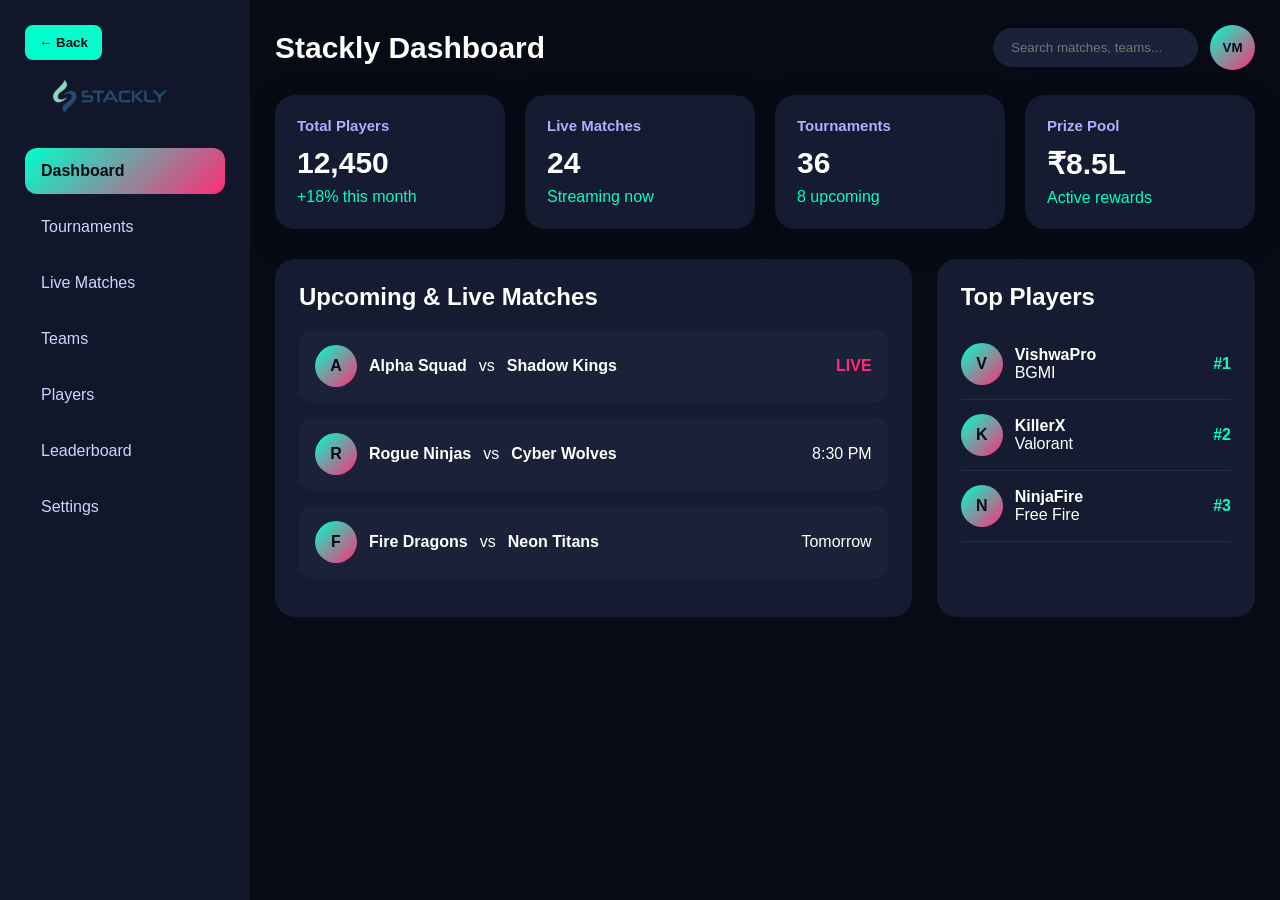
<file: dashboard.html>
<!DOCTYPE html>
<html lang="en">
<head>
<meta charset="UTF-8" />
<meta name="viewport" content="width=device-width, initial-scale=1.0" />
<title>Stackly Dashboard</title>
<style>
*{margin:0;padding:0;box-sizing:border-box;font-family:Arial,sans-serif}
body{background:#080b16;color:white}
.dashboard{display:flex;min-height:100vh}
.sidebar{width:250px;background:#11162a;padding:25px;position:fixed;left:0;top:0;height:100%;z-index:1000;transition:.3s ease;overflow-y:auto}
.sidebar-buttons{display:flex;gap:10px;margin-bottom:20px}
.back-btn,.close-btn,.logout-btn{border:none;padding:10px 14px;border-radius:8px;font-weight:bold;cursor:pointer;transition:.3s}
.back-btn{background:#00ffcc;color:#080b16}.back-btn:hover{background:#00d9b0}
.close-btn{display:none;background:#ff2d75;color:white}.close-btn:hover{background:#e51f64}
.logo{display:flex;align-items:center;margin-bottom:35px}.logo img{width:170px;max-width:100%;height:auto;display:block}
.menu a{display:block;color:#cfd3ff;text-decoration:none;padding:14px 16px;margin:10px 0;border-radius:12px;transition:.3s}
.menu a:hover,.menu a.active{background:linear-gradient(135deg,#00ffcc,#ff2d75);color:#080b16;font-weight:bold}
.main{margin-left:250px;width:calc(100% - 250px);padding:25px}
.header{display:flex;justify-content:space-between;align-items:center;gap:15px;margin-bottom:25px;position:relative}
.header-left{display:flex;align-items:center;gap:12px}.header-logo{display:none;width:130px;height:auto}.header h1{font-size:30px}
.search{display:flex;gap:12px;align-items:center;position:relative}.search input{padding:12px 18px;border-radius:30px;border:none;outline:none;background:#1b2138;color:white}
.profile{width:45px;height:45px;background:linear-gradient(135deg,#00ffcc,#ff2d75);border-radius:50%;display:flex;align-items:center;justify-content:center;font-weight:bold;cursor:pointer;border:0;color:#080b16}
.profile-menu{display:none;position:absolute;right:0;top:58px;width:290px;background:#151b31;border:1px solid rgba(255,255,255,.08);border-radius:18px;padding:18px;box-shadow:0 18px 45px rgba(0,0,0,.45);z-index:50}
.profile-menu.active{display:block}.profile-menu h3{margin-bottom:6px;color:#00ffcc}.profile-menu p{color:#cfd3ff;margin:7px 0;font-size:14px}.profile-info{background:#1b2138;border-radius:14px;padding:12px;margin:12px 0}
.logout-btn{width:100%;background:#ff2d75;color:white;margin-top:8px;padding:12px;border-radius:12px}.logout-btn:hover{background:#e51f64}
.cards{display:grid;grid-template-columns:repeat(4,1fr);gap:20px;margin-bottom:30px}.card{background:#151b31;padding:22px;border-radius:20px;box-shadow:0 10px 30px rgba(0,0,0,.25);transition:.3s}.card:hover{transform:translateY(-6px)}.card h3{color:#aab2ff;font-size:15px;margin-bottom:12px}.card h2{font-size:30px}.card p{margin-top:8px;color:#00ffcc}
.content{display:grid;grid-template-columns:2fr 1fr;gap:25px}.panel{background:#151b31;border-radius:20px;padding:24px;margin-bottom:25px}.panel h2{margin-bottom:18px;color:#fff}
.match,.list-row{display:flex;justify-content:space-between;align-items:center;background:#1b2138;padding:16px;border-radius:14px;margin-bottom:14px;gap:12px}.teams,.player-info{display:flex;align-items:center;gap:12px;flex-wrap:wrap}.team-logo,.avatar{width:42px;height:42px;border-radius:50%;background:linear-gradient(135deg,#00ffcc,#ff2d75);color:#080b16;display:flex;justify-content:center;align-items:center;font-weight:bold}.live{color:#ff2d75;font-weight:bold}.rank{color:#00ffcc;font-weight:bold}.player{display:flex;justify-content:space-between;align-items:center;padding:14px 0;border-bottom:1px solid rgba(255,255,255,.08)}
.tournament{overflow-x:auto}.table{width:100%;border-collapse:collapse;min-width:650px}.table th,.table td{text-align:left;padding:15px}.table th{color:#00ffcc}.table tr{border-bottom:1px solid rgba(255,255,255,.08)}.status{padding:6px 12px;border-radius:20px;background:#00ffcc;color:#080b16;font-weight:bold;font-size:13px}
.page-section{display:none}.page-section.active{display:block;animation:fade .35s ease}@keyframes fade{from{opacity:0;transform:translateY(8px)}to{opacity:1;transform:translateY(0)}}.section-title{font-size:30px;margin-bottom:20px;color:#00ffcc}.grid-3{display:grid;grid-template-columns:repeat(3,1fr);gap:20px}.menu-btn{display:none;background:#00ffcc;color:#080b16;border:none;padding:10px 14px;border-radius:8px;font-weight:bold;cursor:pointer}.overlay{display:none;position:fixed;inset:0;background:rgba(0,0,0,.55);z-index:900}.overlay.active{display:block}
@media(max-width:1100px){.cards{grid-template-columns:repeat(2,1fr)}.content{grid-template-columns:1fr}.grid-3{grid-template-columns:repeat(2,1fr)}}
@media(max-width:900px){.sidebar{left:-270px}.sidebar.active{left:0}.close-btn{display:inline-block}.main{margin-left:0;width:100%;padding:20px}.menu-btn{display:inline-block}.header h1{font-size:24px}.header-logo{display:block}}
@media(max-width:600px){.main{padding:15px}.header{flex-direction:column;align-items:flex-start}.header-left,.search{width:100%}.search input{width:100%}.cards,.grid-3{grid-template-columns:1fr}.card h2{font-size:25px}.match,.list-row{flex-direction:column;align-items:flex-start}.panel{padding:18px}.table th,.table td{padding:12px}.profile-menu{right:auto;left:0;width:100%}}
@media(max-width:380px){.header h1{font-size:21px}.search{flex-direction:column;align-items:flex-start}.profile{width:42px;height:42px}.sidebar-buttons{flex-direction:column}}
</style>
</head>
<body>
<div class="overlay" id="overlay" onclick="toggleMenu()"></div>
<div class="dashboard">
<aside class="sidebar" id="sidebar">
  <div class="sidebar-buttons"><button class="back-btn" onclick="goBack()">← Back</button><button class="close-btn" onclick="toggleMenu()">✕ Close</button></div>
  <div class="logo"><img src="assets/logo-dark.webp" alt="Stackly Logo"></div>
  <nav class="menu">
    <a href="#" class="nav-link active" data-section="dashboard">Dashboard</a>
    <a href="#" class="nav-link" data-section="tournaments">Tournaments</a>
    <a href="#" class="nav-link" data-section="live">Live Matches</a>
    <a href="#" class="nav-link" data-section="teams">Teams</a>
    <a href="#" class="nav-link" data-section="players">Players</a>
    <a href="#" class="nav-link" data-section="leaderboard">Leaderboard</a>
    <a href="#" class="nav-link" data-section="settings">Settings</a>
  </nav>
</aside>
<main class="main">
  <div class="header">
    <div class="header-left"><button class="menu-btn" onclick="toggleMenu()">☰ Menu</button><img class="header-logo" src="assets/logo-dark.webp" alt="Stackly Logo"><h1 id="pageTitle">Stackly Dashboard</h1></div>
    <div class="search"><input type="text" placeholder="Search matches, teams..." /><button class="profile" onclick="toggleProfile()">VM</button>
      <div class="profile-menu" id="profileMenu">
        <h3>Vishwa Murud</h3><p>Esports Administrator</p>
        <div class="profile-info">
          <p><strong>Email:</strong> murudvishwa@gmail.com</p><p><strong>Team:</strong> Stackly Warriors</p><p><strong>Role:</strong> Admin</p><p><strong>Level:</strong> Elite</p><p><strong>Country:</strong> India</p><p><strong>Wins:</strong> 245</p><p><strong>Tournaments:</strong> 58</p>
        </div>
        <button class="logout-btn" onclick="logoutUser()">Logout</button>
      </div>
    </div>
  </div>

  <section id="dashboard" class="page-section active">
    <section class="cards"><div class="card"><h3>Total Players</h3><h2>12,450</h2><p>+18% this month</p></div><div class="card"><h3>Live Matches</h3><h2>24</h2><p>Streaming now</p></div><div class="card"><h3>Tournaments</h3><h2>36</h2><p>8 upcoming</p></div><div class="card"><h3>Prize Pool</h3><h2>₹8.5L</h2><p>Active rewards</p></div></section>
    <section class="content"><div class="panel"><h2>Upcoming & Live Matches</h2><div class="match"><div class="teams"><div class="team-logo">A</div><strong>Alpha Squad</strong><span>vs</span><strong>Shadow Kings</strong></div><span class="live">LIVE</span></div><div class="match"><div class="teams"><div class="team-logo">R</div><strong>Rogue Ninjas</strong><span>vs</span><strong>Cyber Wolves</strong></div><span>8:30 PM</span></div><div class="match"><div class="teams"><div class="team-logo">F</div><strong>Fire Dragons</strong><span>vs</span><strong>Neon Titans</strong></div><span>Tomorrow</span></div></div><div class="panel"><h2>Top Players</h2><div class="player"><div class="player-info"><div class="avatar">V</div><div><strong>VishwaPro</strong><p>BGMI</p></div></div><span class="rank">#1</span></div><div class="player"><div class="player-info"><div class="avatar">K</div><div><strong>KillerX</strong><p>Valorant</p></div></div><span class="rank">#2</span></div><div class="player"><div class="player-info"><div class="avatar">N</div><div><strong>NinjaFire</strong><p>Free Fire</p></div></div><span class="rank">#3</span></div></div></section>
  </section>

  <section id="tournaments" class="page-section"><h2 class="section-title">Tournaments</h2><div class="panel tournament"><table class="table"><tr><th>Game</th><th>Tournament</th><th>Date</th><th>Status</th></tr><tr><td>BGMI</td><td>Battle Royale Cup</td><td>25 June</td><td><span class="status">Open</span></td></tr><tr><td>Valorant</td><td>Elite Strike League</td><td>28 June</td><td><span class="status">Open</span></td></tr><tr><td>Free Fire</td><td>Fire Clash Arena</td><td>30 June</td><td><span class="status">Open</span></td></tr></table></div></section>
  <section id="live" class="page-section"><h2 class="section-title">Live Matches</h2><div class="panel"><div class="match"><div class="teams"><div class="team-logo">A</div><strong>Alpha Squad vs Shadow Kings</strong></div><span class="live">LIVE</span></div><div class="match"><div class="teams"><div class="team-logo">N</div><strong>Neon Titans vs Fire Dragons</strong></div><span class="live">LIVE</span></div></div></section>
  <section id="teams" class="page-section"><h2 class="section-title">Teams</h2><div class="grid-3"><div class="card"><h3>Alpha Squad</h3><h2>25W</h2><p>BGMI Champions</p></div><div class="card"><h3>Cyber Wolves</h3><h2>21W</h2><p>Valorant Pros</p></div><div class="card"><h3>Neon Titans</h3><h2>19W</h2><p>Free Fire Squad</p></div></div></section>
  <section id="players" class="page-section"><h2 class="section-title">Players</h2><div class="panel"><div class="player"><div class="player-info"><div class="avatar">V</div><div><strong>VishwaPro</strong><p>BGMI • 98% Accuracy</p></div></div><span class="rank">#1</span></div><div class="player"><div class="player-info"><div class="avatar">K</div><div><strong>KillerX</strong><p>Valorant • 85% Win Rate</p></div></div><span class="rank">#2</span></div></div></section>
  <section id="leaderboard" class="page-section"><h2 class="section-title">Leaderboard</h2><div class="panel tournament"><table class="table"><tr><th>Rank</th><th>Player</th><th>Game</th><th>Points</th></tr><tr><td>#1</td><td>VishwaPro</td><td>BGMI</td><td>9,850</td></tr><tr><td>#2</td><td>KillerX</td><td>Valorant</td><td>8,960</td></tr><tr><td>#3</td><td>NinjaFire</td><td>Free Fire</td><td>8,420</td></tr></table></div></section>
  <section id="settings" class="page-section"><h2 class="section-title">Settings</h2><div class="panel"><div class="list-row"><strong>Notifications</strong><span class="status">Enabled</span></div><div class="list-row"><strong>Account Privacy</strong><span class="status">Private</span></div><div class="list-row"><strong>Theme</strong><span class="status">Dark</span></div></div></section>
</main></div>
<script>
const sidebar=document.getElementById('sidebar'),overlay=document.getElementById('overlay'),profileMenu=document.getElementById('profileMenu'),pageTitle=document.getElementById('pageTitle');
function toggleMenu(){sidebar.classList.toggle('active');overlay.classList.toggle('active');}
function closeMenu(){sidebar.classList.remove('active');overlay.classList.remove('active');}
function toggleProfile(){profileMenu.classList.toggle('active');}
function goBack(){if(window.history.length>1){window.history.back();}else{window.location.href='index.html';}}
function logoutUser(){if(confirm('Are you sure you want to logout?')){localStorage.clear();sessionStorage.clear();alert('Logout Successful!');window.location.replace('index.html');}}
document.querySelectorAll('.nav-link').forEach(link=>{link.addEventListener('click',e=>{e.preventDefault();document.querySelectorAll('.nav-link').forEach(a=>a.classList.remove('active'));link.classList.add('active');document.querySelectorAll('.page-section').forEach(sec=>sec.classList.remove('active'));const id=link.dataset.section;document.getElementById(id).classList.add('active');pageTitle.textContent=link.textContent==='Dashboard'?'Esports Dashboard':link.textContent;closeMenu();profileMenu.classList.remove('active');});});
document.addEventListener('click',e=>{if(!e.target.closest('.search')) profileMenu.classList.remove('active');});
</script>
</body>
</html>
</file>
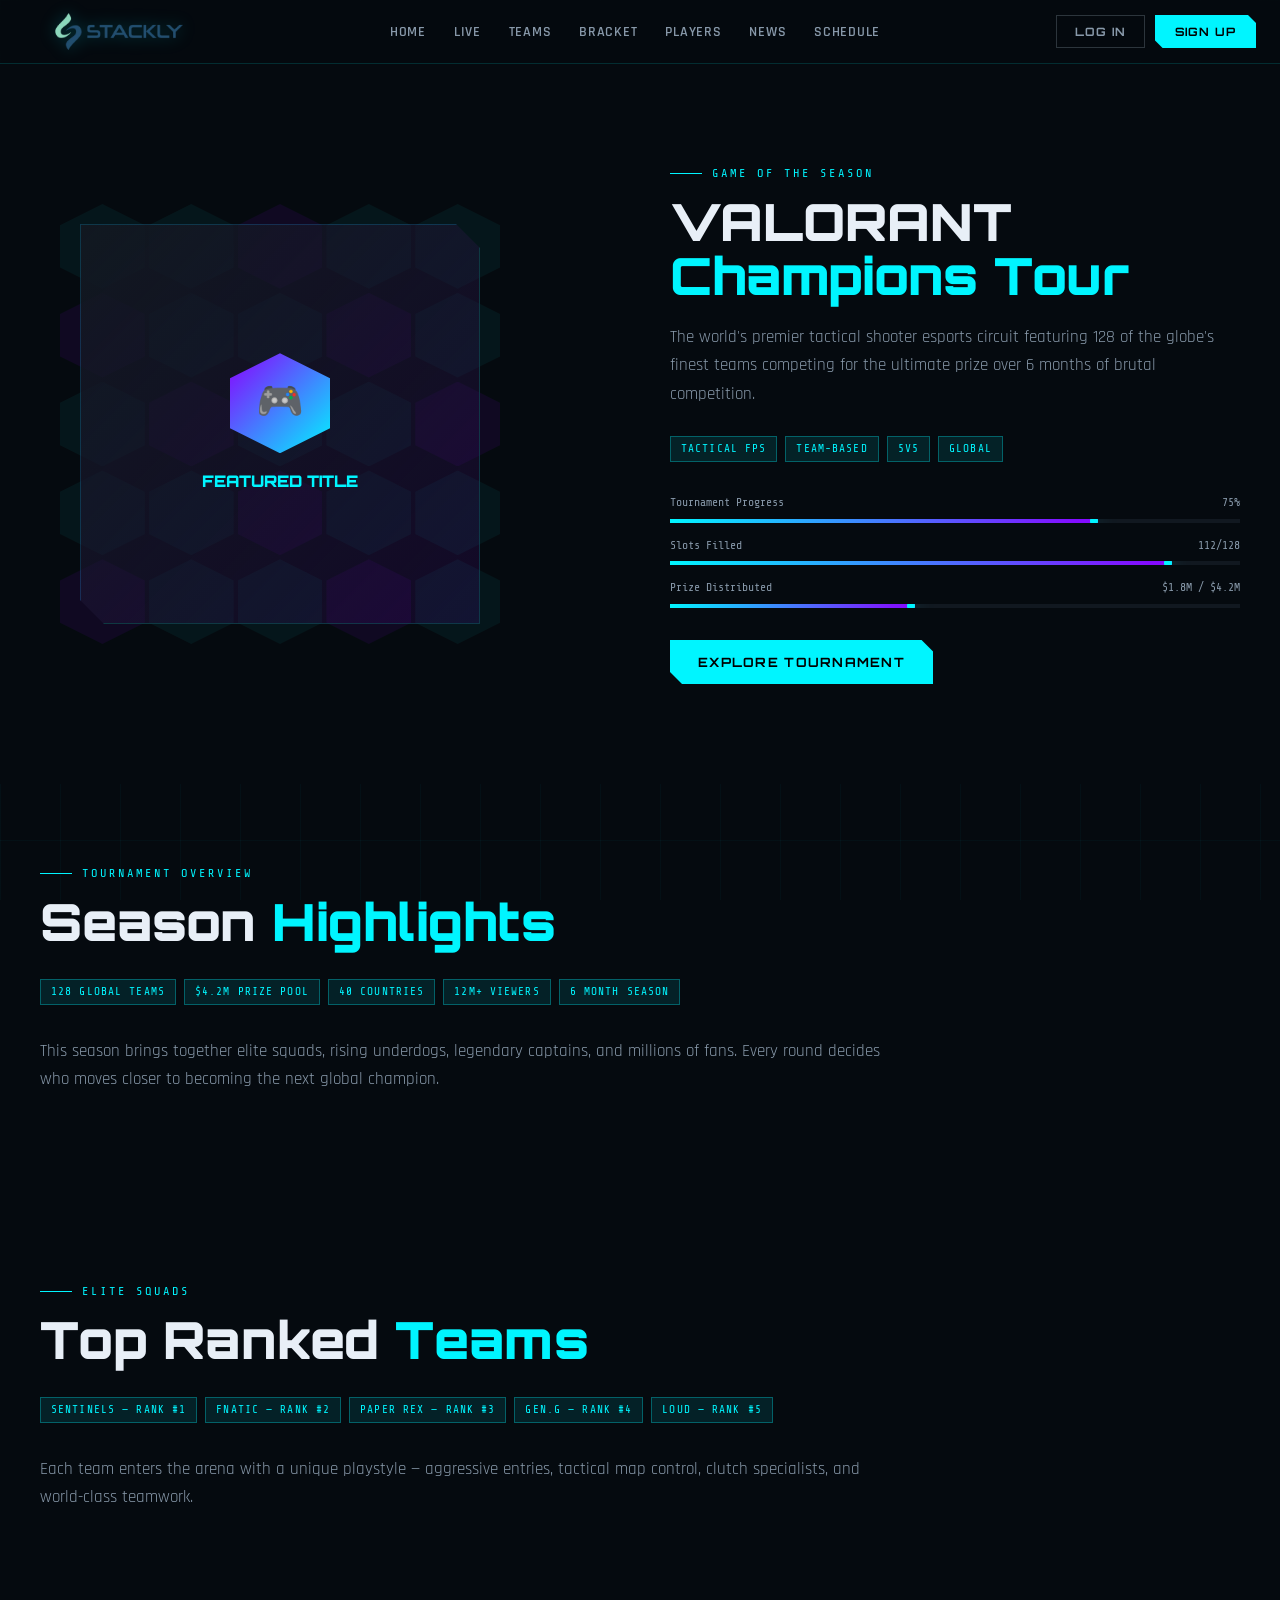
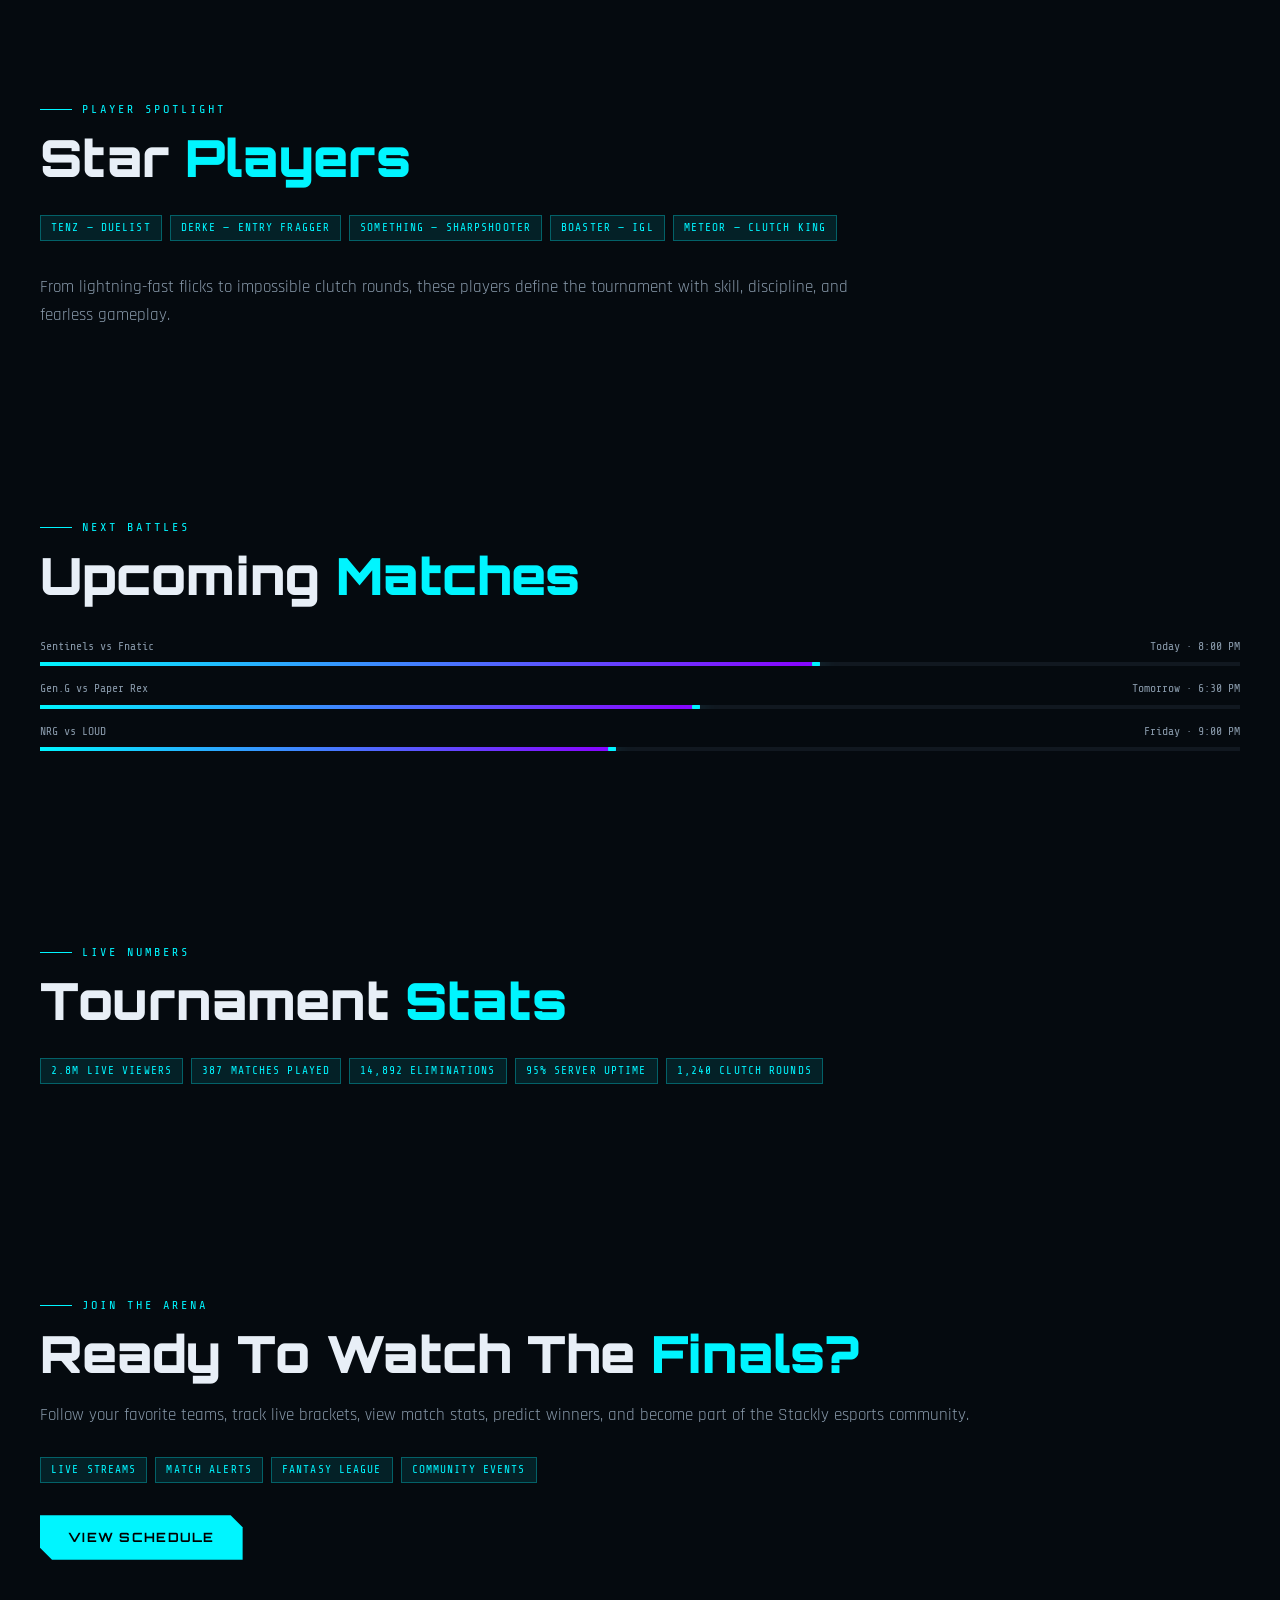
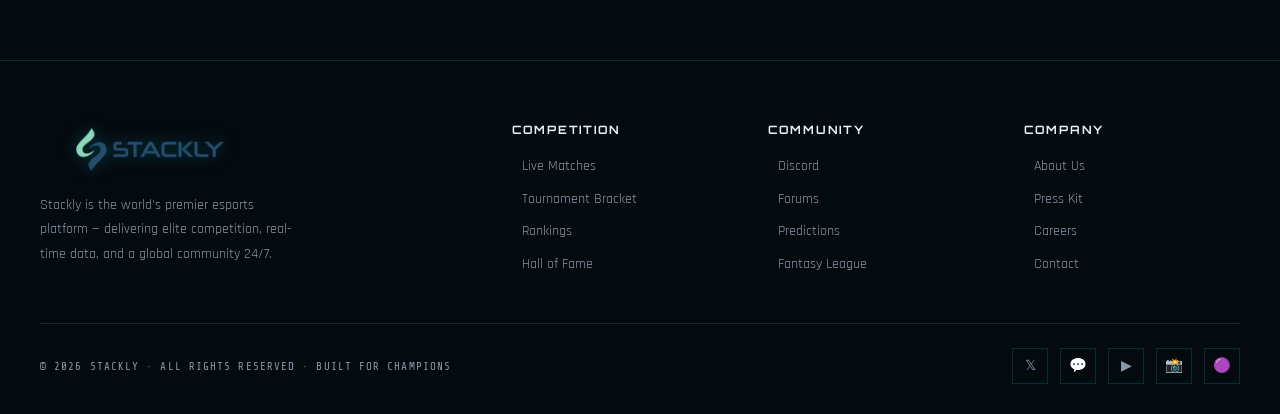
<file: featured.html>
<!DOCTYPE html>
<html lang="en">
<head>
<meta charset="UTF-8" />
<meta name="viewport" content="width=device-width, initial-scale=1.0" />
<title>Featured Game — STACKLY</title>

<link href="https://fonts.googleapis.com/css2?family=Orbitron:wght@400;700;900&family=Rajdhani:wght@300;400;500;600;700&family=Share+Tech+Mono&display=swap" rel="stylesheet" />
<link rel="stylesheet" href="styles.css" />
</head>

<body>

<nav class="nav">
  <a href="index.html" class="nav-logo">
    <img src="assets/logo-dark.webp" alt="Stackly Logo" class="site-logo-img">
  </a>

  <ul class="nav-links">
    <li><a href="index.html">Home</a></li>
    <li><a href="live.html">Live</a></li>
    <li><a href="teams.html">Teams</a></li>
    <li><a href="bracket.html">Bracket</a></li>
    <li><a href="players.html">Players</a></li>
    <li><a href="news.html">News</a></li>
    <li><a href="schedule.html">Schedule</a></li>
  </ul>

  <div class="nav-auth">
    <button class="btn-login" id="openLogin">Log In</button>
    <button class="btn-signup" id="openSignup">Sign Up</button>
  </div>

  <button class="hamburger" id="hamburger" aria-label="Menu">
    <span></span><span></span><span></span>
  </button>
</nav>

<div class="mobile-menu" id="mobileMenu">
  <a href="index.html">Home</a>
  <a href="live.html">Live Matches</a>
  <a href="featured.html">Featured Game</a>
  <a href="teams.html">Teams</a>
  <a href="bracket.html">Tournament</a>
  <a href="stats.html">Player Stats</a>
  <a href="players.html">Players</a>
  <a href="news.html">News</a>
  <a href="schedule.html">Schedule</a>
  <a href="streaming.html">Streams</a>
  <a href="community.html">Community</a>
  <a href="sponsors.html">Sponsors</a>

  <div class="mobile-auth-btns">
    <button class="btn-login" id="openLoginMobile">Log In</button>
    <button class="btn-signup" id="openSignupMobile">Sign Up</button>
  </div>
</div>

<main class="page-main">

  <!-- FEATURED GAME -->
  <section class="section featured-game" id="featured">
    <div class="section-inner">
      <div class="featured-inner">

        <div class="featured-visual reveal">
          <div class="featured-hex-grid">
            <div class="hex-cell"></div><div class="hex-cell"></div><div class="hex-cell"></div><div class="hex-cell"></div><div class="hex-cell"></div>
            <div class="hex-cell"></div><div class="hex-cell"></div><div class="hex-cell"></div><div class="hex-cell"></div><div class="hex-cell"></div>
            <div class="hex-cell"></div><div class="hex-cell"></div><div class="hex-cell"></div><div class="hex-cell"></div><div class="hex-cell"></div>
            <div class="hex-cell"></div><div class="hex-cell"></div><div class="hex-cell"></div><div class="hex-cell"></div><div class="hex-cell"></div>
            <div class="hex-cell"></div><div class="hex-cell"></div><div class="hex-cell"></div><div class="hex-cell"></div><div class="hex-cell"></div>
          </div>

          <div class="featured-game-card">
            <div class="game-icon-large">🎮</div>
            <div style="font-family:'Orbitron',sans-serif;font-size:1rem;font-weight:900;color:var(--cyan);">
              FEATURED TITLE
            </div>
          </div>
        </div>

        <div class="featured-content reveal reveal-delay-2">
          <div class="eyebrow">Game of the Season</div>
          <h2 class="featured-game-title">
            VALORANT<br/>
            <span class="cyan">Champions Tour</span>
          </h2>

          <p class="featured-desc">
            The world's premier tactical shooter esports circuit featuring 128 of the globe's finest teams competing for the ultimate prize over 6 months of brutal competition.
          </p>

          <div class="featured-tags">
            <span class="tag">Tactical FPS</span>
            <span class="tag">Team-Based</span>
            <span class="tag">5v5</span>
            <span class="tag">Global</span>
          </div>

          <div class="progress-bars">
            <div class="progress-row">
              <div class="progress-label"><span>Tournament Progress</span><span>75%</span></div>
              <div class="progress-track"><div class="progress-fill" style="--w:75%"></div></div>
            </div>

            <div class="progress-row">
              <div class="progress-label"><span>Slots Filled</span><span>112/128</span></div>
              <div class="progress-track"><div class="progress-fill" style="--w:88%;animation-delay:0.7s"></div></div>
            </div>

            <div class="progress-row">
              <div class="progress-label"><span>Prize Distributed</span><span>$1.8M / $4.2M</span></div>
              <div class="progress-track"><div class="progress-fill" style="--w:43%;animation-delay:0.9s"></div></div>
            </div>
          </div>

          <a href="index.html" class="btn btn-primary">Explore Tournament</a>
        </div>

      </div>
    </div>
  </section>

  <!-- TOURNAMENT HIGHLIGHTS -->
  <section class="section">
    <div class="section-inner">
      <div class="eyebrow">Tournament Overview</div>
      <h2 class="featured-game-title">Season <span class="cyan">Highlights</span></h2>

      <div class="featured-tags" style="margin-top:30px;">
        <div class="tag">128 Global Teams</div>
        <div class="tag">$4.2M Prize Pool</div>
        <div class="tag">40 Countries</div>
        <div class="tag">12M+ Viewers</div>
        <div class="tag">6 Month Season</div>
      </div>

      <p class="featured-desc" style="margin-top:25px;max-width:850px;">
        This season brings together elite squads, rising underdogs, legendary captains, and millions of fans. Every round decides who moves closer to becoming the next global champion.
      </p>
    </div>
  </section>

  <!-- TOP TEAMS -->
  <section class="section">
    <div class="section-inner">
      <div class="eyebrow">Elite Squads</div>
      <h2 class="featured-game-title">Top Ranked <span class="cyan">Teams</span></h2>

      <div class="featured-tags" style="margin-top:30px;">
        <span class="tag">Sentinels — Rank #1</span>
        <span class="tag">Fnatic — Rank #2</span>
        <span class="tag">Paper Rex — Rank #3</span>
        <span class="tag">Gen.G — Rank #4</span>
        <span class="tag">LOUD — Rank #5</span>
      </div>

      <p class="featured-desc" style="margin-top:25px;max-width:850px;">
        Each team enters the arena with a unique playstyle — aggressive entries, tactical map control, clutch specialists, and world-class teamwork.
      </p>
    </div>
  </section>

  <!-- FEATURED PLAYERS -->
  <section class="section">
    <div class="section-inner">
      <div class="eyebrow">Player Spotlight</div>
      <h2 class="featured-game-title">Star <span class="cyan">Players</span></h2>

      <div class="featured-tags" style="margin-top:30px;">
        <span class="tag">TenZ — Duelist</span>
        <span class="tag">Derke — Entry Fragger</span>
        <span class="tag">Something — Sharpshooter</span>
        <span class="tag">Boaster — IGL</span>
        <span class="tag">Meteor — Clutch King</span>
      </div>

      <p class="featured-desc" style="margin-top:25px;max-width:850px;">
        From lightning-fast flicks to impossible clutch rounds, these players define the tournament with skill, discipline, and fearless gameplay.
      </p>
    </div>
  </section>

  <!-- UPCOMING MATCHES -->
  <section class="section">
    <div class="section-inner">
      <div class="eyebrow">Next Battles</div>
      <h2 class="featured-game-title">Upcoming <span class="cyan">Matches</span></h2>

      <div class="progress-bars" style="margin-top:35px;">
        <div class="progress-row">
          <div class="progress-label"><span>Sentinels vs Fnatic</span><span>Today · 8:00 PM</span></div>
          <div class="progress-track"><div class="progress-fill" style="--w:65%"></div></div>
        </div>

        <div class="progress-row">
          <div class="progress-label"><span>Gen.G vs Paper Rex</span><span>Tomorrow · 6:30 PM</span></div>
          <div class="progress-track"><div class="progress-fill" style="--w:55%"></div></div>
        </div>

        <div class="progress-row">
          <div class="progress-label"><span>NRG vs LOUD</span><span>Friday · 9:00 PM</span></div>
          <div class="progress-track"><div class="progress-fill" style="--w:48%"></div></div>
        </div>
      </div>
    </div>
  </section>

  <!-- LIVE STATS -->
  <section class="section">
    <div class="section-inner">
      <div class="eyebrow">Live Numbers</div>
      <h2 class="featured-game-title">Tournament <span class="cyan">Stats</span></h2>

      <div class="featured-tags" style="margin-top:30px;">
        <span class="tag">2.8M Live Viewers</span>
        <span class="tag">387 Matches Played</span>
        <span class="tag">14,892 Eliminations</span>
        <span class="tag">95% Server Uptime</span>
        <span class="tag">1,240 Clutch Rounds</span>
      </div>
    </div>
  </section>

  <!-- CALL TO ACTION -->
  <section class="section">
    <div class="section-inner">
      <div class="featured-content reveal">
        <div class="eyebrow">Join The Arena</div>
        <h2 class="featured-game-title">Ready To Watch The <span class="cyan">Finals?</span></h2>

        <p class="featured-desc">
          Follow your favorite teams, track live brackets, view match stats, predict winners, and become part of the Stackly esports community.
        </p>

        <div class="featured-tags">
          <span class="tag">Live Streams</span>
          <span class="tag">Match Alerts</span>
          <span class="tag">Fantasy League</span>
          <span class="tag">Community Events</span>
        </div>

        <a href="schedule.html" class="btn btn-primary">View Schedule</a>
      </div>
    </div>
  </section>

</main>

<footer>
  <div class="footer-inner">
    <div class="footer-top">

      <div class="footer-brand">
        <a href="index.html" class="nav-logo">
          <img src="assets/logo-dark.webp" alt="Stackly Logo" class="site-logo-img footer-logo-img">
        </a>

        <p>
          Stackly is the world's premier esports platform — delivering elite competition, real-time data, and a global community 24/7.
        </p>
      </div>

      <div class="footer-col">
        <h4>Competition</h4>
         <ul>
          <li><a href="live.html">Live Matches</a></li>
          <li><a href="bracket.html">Tournament Bracket</a></li>
          <li><a href="players.html">Rankings</a></li>
          <li><a href="players.html">Hall of Fame</a></li>
        </ul>
      </div>

      <div class="footer-col">
        <h4>Community</h4>
        <ul>
          <li><a href="404page.html">Discord</a></li>
          <li><a href="404page.html">Forums</a></li>
          <li><a href="404page.html">Predictions</a></li>
          <li><a href="404page.html">Fantasy League</a></li>
        </ul>
      </div>

      <div class="footer-col">
        <h4>Company</h4>
        <ul>
          <li><a href="404page.html">About Us</a></li>
          <li><a href="404page.html">Press Kit</a></li>
          <li><a href="404page.html">Careers</a></li>
          <li><a href="404page.html">Contact</a></li>
        </ul>
      </div>

    </div>

    <div class="footer-bottom">
      <div class="footer-copy">© 2026 STACKLY · ALL RIGHTS RESERVED · BUILT FOR CHAMPIONS</div>

      <div class="footer-social">
        <a href="404page.html" class="social-link" aria-label="Twitter">𝕏</a>
        <a href="404page.html" class="social-link" aria-label="Discord">💬</a>
        <a href="404page.html" class="social-link" aria-label="YouTube">▶</a>
        <a href="404page.html" class="social-link" aria-label="Instagram">📸</a>
        <a href="404page.html" class="social-link" aria-label="Twitch">🟣</a>
      </div>
    </div>
  </div>
</footer>

<!-- AUTH MODAL -->
<div class="auth-overlay" id="authOverlay">
  <div class="auth-modal" id="authModal">
    <button class="auth-close" id="authClose" aria-label="Close">✕</button>

    <div class="auth-logo-wrap">
      <img src="assets/logo-dark.webp" alt="Stackly Logo" class="auth-logo-img">
    </div>

    <div class="auth-tabs">
      <button class="auth-tab active" data-tab="login">Log In</button>
      <button class="auth-tab" data-tab="signup">Sign Up</button>
    </div>

    <div class="auth-panel active" id="panel-login">
      <div class="auth-heading">Welcome back</div>
      <p class="auth-sub">Enter the arena. Your stats await.</p>

      <div class="auth-field">
        <label>Email Address</label>
        <input type="email" placeholder="you@example.com" autocomplete="email" />
      </div>

      <div class="auth-field">
        <label>Password</label>
        <input type="password" placeholder="••••••••" autocomplete="current-password" />
      </div>

      <a href="404page.html" class="auth-forgot">Forgot password?</a>
      <button class="auth-submit">Log In to Stackly</button>

      <div class="auth-divider"><span>or continue with</span></div>

      <div class="auth-social">
        <button class="auth-social-btn">🌐 Google</button>
        <button class="auth-social-btn">🎮 Discord</button>
      </div>

      <div class="auth-switch">
        Don't have an account? <button id="switchToSignup">Sign up free</button>
      </div>
    </div>

    <div class="auth-panel" id="panel-signup">
      <div class="auth-heading">Create your account</div>
      <p class="auth-sub">Join 4.8M players — track matches, predict outcomes, rise the ranks.</p>

      <div class="auth-field-row">
        <div class="auth-field">
          <label>First Name</label>
          <input type="text" placeholder="Arjun" autocomplete="given-name" />
        </div>

        <div class="auth-field">
          <label>Last Name</label>
          <input type="text" placeholder="Sharma" autocomplete="family-name" />
        </div>
      </div>

      <div class="auth-field">
        <label>Gamertag / Username</label>
        <input type="text" placeholder="ZephyrX" autocomplete="username" />
      </div>

      <div class="auth-field">
        <label>Email Address</label>
        <input type="email" placeholder="you@example.com" autocomplete="email" />
      </div>

      <div class="auth-field">
        <label>Password</label>
        <input type="password" placeholder="Create a strong password" id="signupPassword" autocomplete="new-password" />
        <div class="password-strength">
          <div class="strength-bar" id="s1"></div>
          <div class="strength-bar" id="s2"></div>
          <div class="strength-bar" id="s3"></div>
          <div class="strength-bar" id="s4"></div>
        </div>
      </div>

      <button class="auth-submit">Create Account</button>

      <div class="auth-divider"><span>or sign up with</span></div>

      <div class="auth-social">
        <button class="auth-social-btn">🌐 Google</button>
        <button class="auth-social-btn">🎮 Discord</button>
      </div>

      <p class="auth-terms">
        By signing up you agree to our <a href="404page.html">Terms of Service</a> and <a href="404page.html">Privacy Policy</a>.
      </p>

      <div class="auth-switch">
        Already have an account? <button id="switchToLogin">Log in</button>
      </div>
    </div>

  </div>
</div>

<script src="script.js"></script>
</body>
</html>
</file>
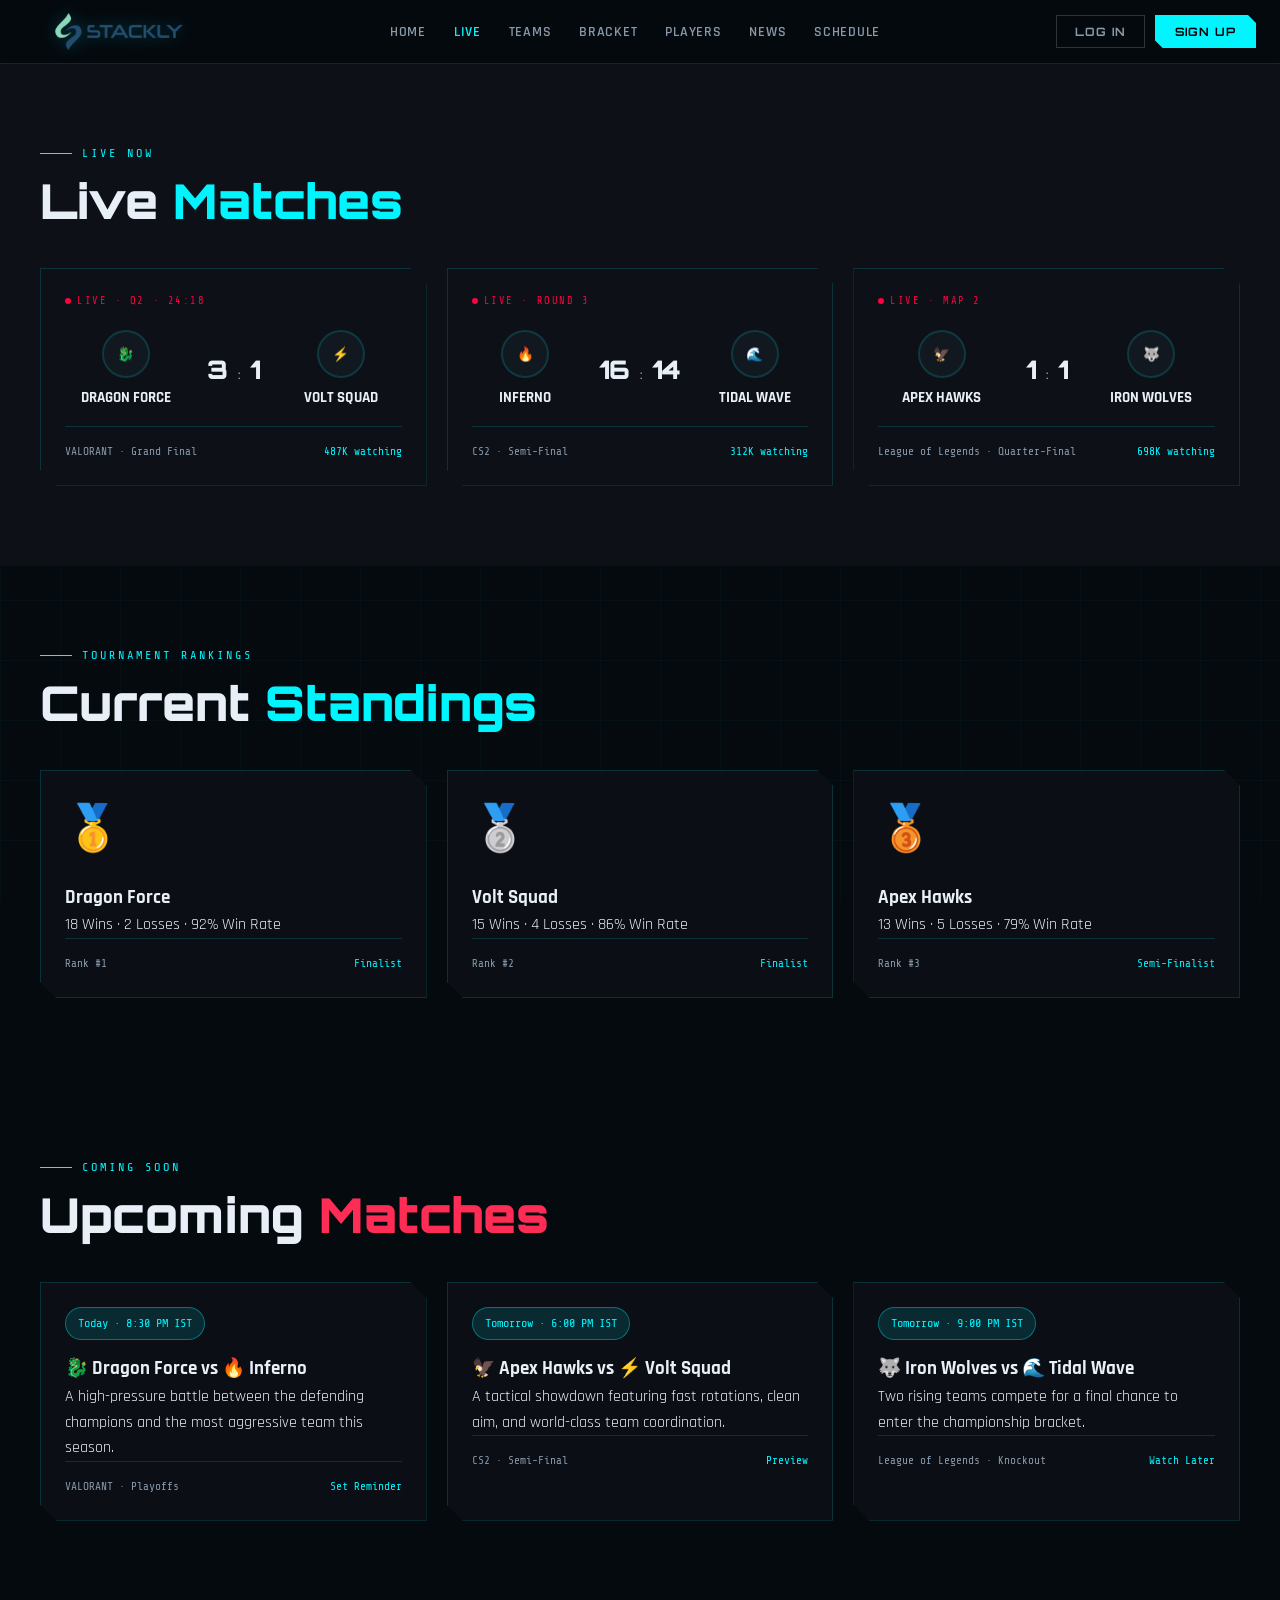
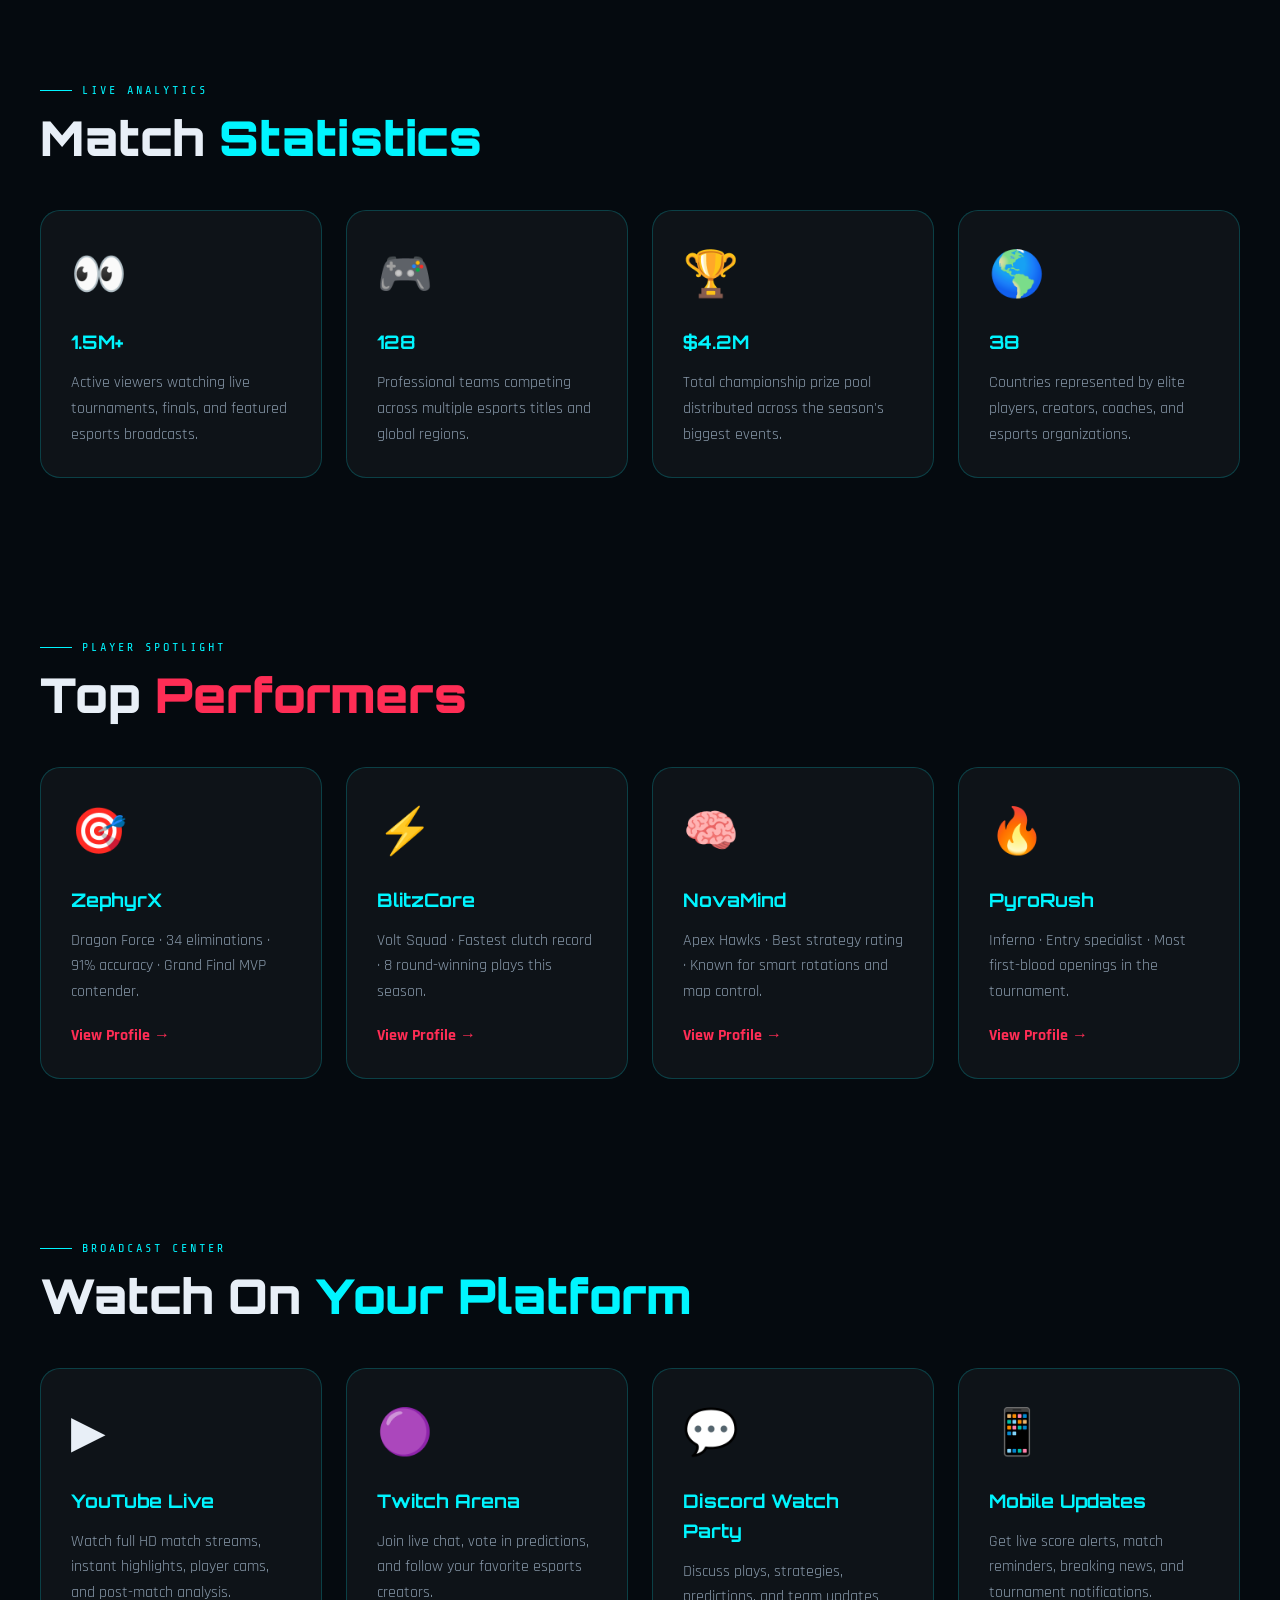
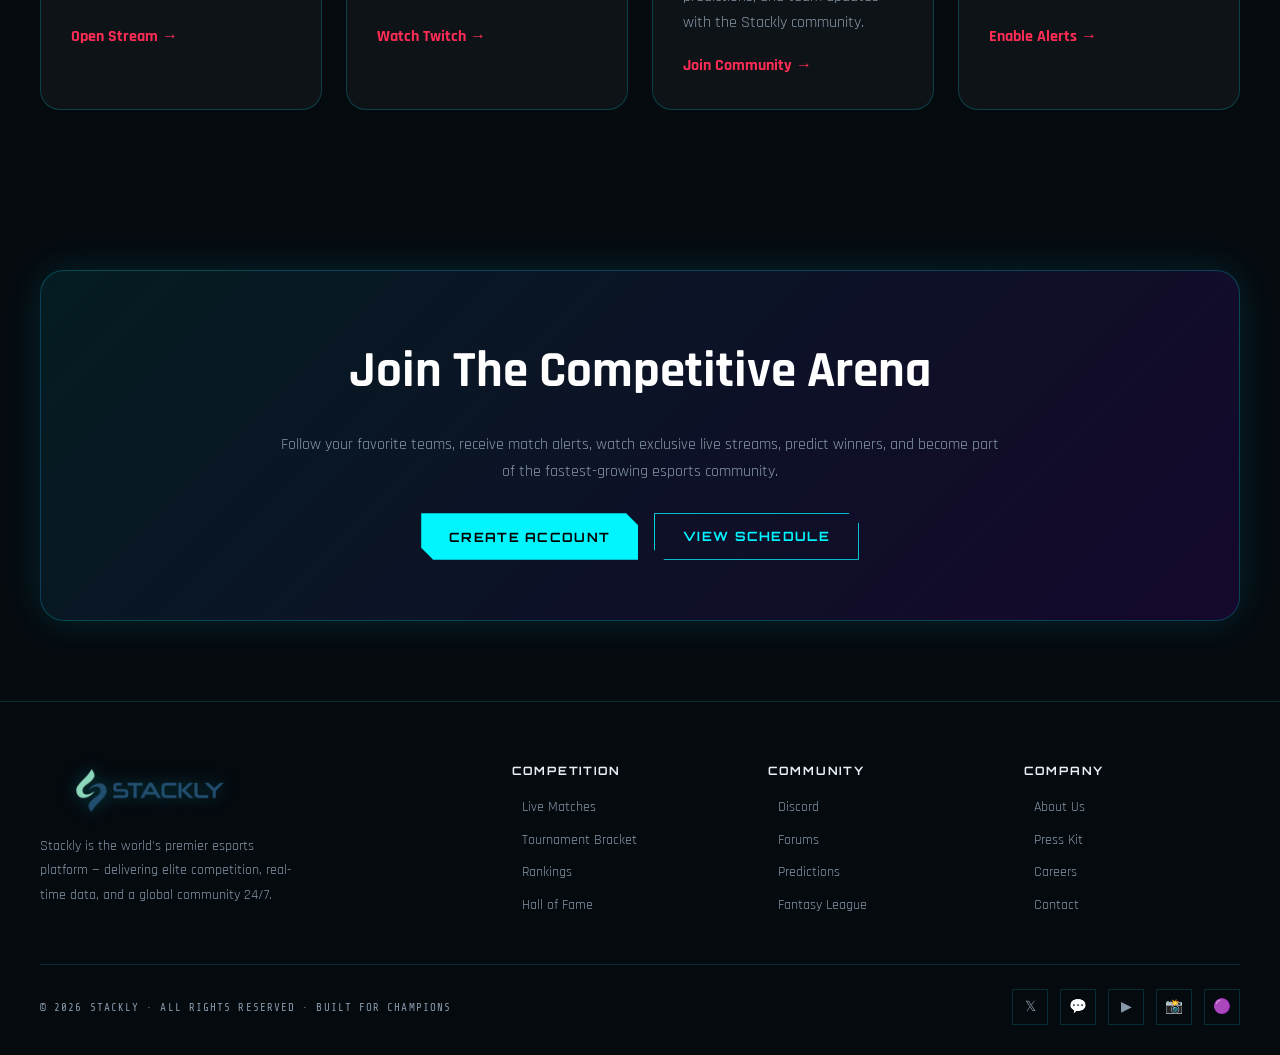
<file: live.html>
<!DOCTYPE html>
<html lang="en">
<head>
<meta charset="UTF-8" />
<meta name="viewport" content="width=device-width, initial-scale=1.0" />
<title>Live Matches — STACKLY</title>

<link href="https://fonts.googleapis.com/css2?family=Orbitron:wght@400;700;900&family=Rajdhani:wght@300;400;500;600;700&family=Share+Tech+Mono&display=swap" rel="stylesheet" />
<link rel="stylesheet" href="styles.css" />
<style>
  /* Back button for the Sign Up panel — remove this block if you already
     style .auth-back in styles.css */
  .auth-back{
    display:inline-flex;
    align-items:center;
    gap:6px;
    background:none;
    border:none;
    color:#00F5FF;
    font-family:'Rajdhani',sans-serif;
    font-size:14px;
    font-weight:600;
    cursor:pointer;
    padding:0;
    margin-bottom:14px;
  }
  .auth-back:hover{ opacity:0.75; }
</style>
</head>

<body>

<nav class="nav">
  <a href="index.html" class="nav-logo">
    <img src="assets/logo-dark.webp" alt="Stackly Logo" class="site-logo-img">
  </a>

  <ul class="nav-links">
    <li><a href="index.html">Home</a></li>
    <li><a href="live.html">Live</a></li>
    <li><a href="teams.html">Teams</a></li>
    <li><a href="bracket.html">Bracket</a></li>
    <li><a href="players.html">Players</a></li>
    <li><a href="news.html">News</a></li>
    <li><a href="schedule.html">Schedule</a></li>
  </ul>

  <div class="nav-auth">
    <button class="btn-login" id="openLogin">Log In</button>
    <button class="btn-signup" id="openSignup">Sign Up</button>
  </div>

  <button class="hamburger" id="hamburger" aria-label="Menu">
    <span></span><span></span><span></span>
  </button>
</nav>

<div class="mobile-menu" id="mobileMenu">
  <a href="index.html">Home</a>
  <a href="live.html">Live Matches</a>
  <a href="featured.html">Featured Game</a>
  <a href="teams.html">Teams</a>
  <a href="bracket.html">Tournament</a>
  <a href="stats.html">Player Stats</a>
  <a href="players.html">Players</a>
  <a href="news.html">News</a>
  <a href="schedule.html">Schedule</a>
  <a href="streaming.html">Streams</a>
  <a href="community.html">Community</a>
  <a href="sponsors.html">Sponsors</a>

  <div class="mobile-auth-btns">
    <button class="btn-login" id="openLoginMobile">Log In</button>
    <button class="btn-signup" id="openSignupMobile">Sign Up</button>
  </div>
</div>

<main class="page-main">

<section class="section live-matches" id="live">
  <div class="section-inner">
    <div class="eyebrow">Live Now</div>
    <h2 class="section-title reveal">Live <span class="cyan">Matches</span></h2>

    <div class="matches-grid">

      <div class="match-card reveal">
        <div class="match-live"><span class="match-live-dot"></span> Live · Q2 · 24:18</div>

        <div class="match-teams">
          <div class="match-team">
            <div class="match-team-logo">🐉</div>
            <div class="match-team-name">DRAGON FORCE</div>
          </div>

          <div class="match-score">3 <span class="match-vs">:</span> 1</div>

          <div class="match-team">
            <div class="match-team-logo">⚡</div>
            <div class="match-team-name">VOLT SQUAD</div>
          </div>
        </div>

        <div class="match-meta">
          <span>VALORANT · Grand Final</span>
          <span class="cyan">487K watching</span>
        </div>
      </div>

      <div class="match-card reveal reveal-delay-1">
        <div class="match-live"><span class="match-live-dot"></span> Live · Round 3</div>

        <div class="match-teams">
          <div class="match-team">
            <div class="match-team-logo">🔥</div>
            <div class="match-team-name">INFERNO</div>
          </div>

          <div class="match-score">16 <span class="match-vs">:</span> 14</div>

          <div class="match-team">
            <div class="match-team-logo">🌊</div>
            <div class="match-team-name">TIDAL WAVE</div>
          </div>
        </div>

        <div class="match-meta">
          <span>CS2 · Semi-Final</span>
          <span class="cyan">312K watching</span>
        </div>
      </div>

      <div class="match-card reveal reveal-delay-2">
        <div class="match-live"><span class="match-live-dot"></span> Live · Map 2</div>

        <div class="match-teams">
          <div class="match-team">
            <div class="match-team-logo">🦅</div>
            <div class="match-team-name">APEX HAWKS</div>
          </div>

          <div class="match-score">1 <span class="match-vs">:</span> 1</div>

          <div class="match-team">
            <div class="match-team-logo">🐺</div>
            <div class="match-team-name">IRON WOLVES</div>
          </div>
        </div>

        <div class="match-meta">
          <span>League of Legends · Quarter-Final</span>
          <span class="cyan">698K watching</span>
        </div>
      </div>

    </div>
  </div>
</section>

<section class="section">
  <div class="section-inner">
    <div class="eyebrow">Tournament Rankings</div>
    <h2 class="section-title reveal">Current <span class="cyan">Standings</span></h2>

    <div class="matches-grid">

      <div class="match-card reveal">
        <div class="home-icon">🥇</div>
        <h3>Dragon Force</h3>
        <p>18 Wins · 2 Losses · 92% Win Rate</p>
        <div class="match-meta">
          <span>Rank #1</span>
          <span class="cyan">Finalist</span>
        </div>
      </div>

      <div class="match-card reveal reveal-delay-1">
        <div class="home-icon">🥈</div>
        <h3>Volt Squad</h3>
        <p>15 Wins · 4 Losses · 86% Win Rate</p>
        <div class="match-meta">
          <span>Rank #2</span>
          <span class="cyan">Finalist</span>
        </div>
      </div>

      <div class="match-card reveal reveal-delay-2">
        <div class="home-icon">🥉</div>
        <h3>Apex Hawks</h3>
        <p>13 Wins · 5 Losses · 79% Win Rate</p>
        <div class="match-meta">
          <span>Rank #3</span>
          <span class="cyan">Semi-Finalist</span>
        </div>
      </div>

    </div>
  </div>
</section>

<section class="section">
  <div class="section-inner">
    <div class="eyebrow">Coming Soon</div>
    <h2 class="section-title reveal">Upcoming <span class="red">Matches</span></h2>

    <div class="matches-grid">

      <div class="match-card reveal">
        <span class="time-tag">Today · 8:30 PM IST</span>
        <h3>🐉 Dragon Force vs 🔥 Inferno</h3>
        <p>A high-pressure battle between the defending champions and the most aggressive team this season.</p>
        <div class="match-meta">
          <span>VALORANT · Playoffs</span>
          <span class="cyan">Set Reminder</span>
        </div>
      </div>

      <div class="match-card reveal reveal-delay-1">
        <span class="time-tag">Tomorrow · 6:00 PM IST</span>
        <h3>🦅 Apex Hawks vs ⚡ Volt Squad</h3>
        <p>A tactical showdown featuring fast rotations, clean aim, and world-class team coordination.</p>
        <div class="match-meta">
          <span>CS2 · Semi-Final</span>
          <span class="cyan">Preview</span>
        </div>
      </div>

      <div class="match-card reveal reveal-delay-2">
        <span class="time-tag">Tomorrow · 9:00 PM IST</span>
        <h3>🐺 Iron Wolves vs 🌊 Tidal Wave</h3>
        <p>Two rising teams compete for a final chance to enter the championship bracket.</p>
        <div class="match-meta">
          <span>League of Legends · Knockout</span>
          <span class="cyan">Watch Later</span>
        </div>
      </div>

    </div>
  </div>
</section>

<section class="section">
  <div class="section-inner">
    <div class="eyebrow">Live Analytics</div>
    <h2 class="section-title reveal">Match <span class="cyan">Statistics</span></h2>

    <div class="home-section-grid">

      <div class="home-section-card reveal">
        <div class="home-icon">👀</div>
        <h3>1.5M+</h3>
        <p>Active viewers watching live tournaments, finals, and featured esports broadcasts.</p>
      </div>

      <div class="home-section-card reveal reveal-delay-1">
        <div class="home-icon">🎮</div>
        <h3>128</h3>
        <p>Professional teams competing across multiple esports titles and global regions.</p>
      </div>

      <div class="home-section-card reveal reveal-delay-2">
        <div class="home-icon">🏆</div>
        <h3>$4.2M</h3>
        <p>Total championship prize pool distributed across the season's biggest events.</p>
      </div>

      <div class="home-section-card reveal">
        <div class="home-icon">🌎</div>
        <h3>38</h3>
        <p>Countries represented by elite players, creators, coaches, and esports organizations.</p>
      </div>

    </div>
  </div>
</section>

<section class="section">
  <div class="section-inner">
    <div class="eyebrow">Player Spotlight</div>
    <h2 class="section-title reveal">Top <span class="red">Performers</span></h2>

    <div class="home-section-grid">

      <div class="home-section-card reveal">
        <div class="home-icon">🎯</div>
        <h3>ZephyrX</h3>
        <p>Dragon Force · 34 eliminations · 91% accuracy · Grand Final MVP contender.</p>
        <a href="players.html">View Profile →</a>
      </div>

      <div class="home-section-card reveal reveal-delay-1">
        <div class="home-icon">⚡</div>
        <h3>BlitzCore</h3>
        <p>Volt Squad · Fastest clutch record · 8 round-winning plays this season.</p>
        <a href="players.html">View Profile →</a>
      </div>

      <div class="home-section-card reveal reveal-delay-2">
        <div class="home-icon">🧠</div>
        <h3>NovaMind</h3>
        <p>Apex Hawks · Best strategy rating · Known for smart rotations and map control.</p>
        <a href="players.html">View Profile →</a>
      </div>

      <div class="home-section-card reveal">
        <div class="home-icon">🔥</div>
        <h3>PyroRush</h3>
        <p>Inferno · Entry specialist · Most first-blood openings in the tournament.</p>
        <a href="players.html">View Profile →</a>
      </div>

    </div>
  </div>
</section>

<section class="section">
  <div class="section-inner">
    <div class="eyebrow">Broadcast Center</div>
    <h2 class="section-title reveal">Watch On <span class="cyan">Your Platform</span></h2>

    <div class="home-section-grid">

      <div class="home-section-card reveal">
        <div class="home-icon">▶</div>
        <h3>YouTube Live</h3>
        <p>Watch full HD match streams, instant highlights, player cams, and post-match analysis.</p>
        <a href="streaming.html">Open Stream →</a>
      </div>

      <div class="home-section-card reveal reveal-delay-1">
        <div class="home-icon">🟣</div>
        <h3>Twitch Arena</h3>
        <p>Join live chat, vote in predictions, and follow your favorite esports creators.</p>
        <a href="streaming.html">Watch Twitch →</a>
      </div>

      <div class="home-section-card reveal reveal-delay-2">
        <div class="home-icon">💬</div>
        <h3>Discord Watch Party</h3>
        <p>Discuss plays, strategies, predictions, and team updates with the Stackly community.</p>
        <a href="community.html">Join Community →</a>
      </div>

      <div class="home-section-card reveal">
        <div class="home-icon">📱</div>
        <h3>Mobile Updates</h3>
        <p>Get live score alerts, match reminders, breaking news, and tournament notifications.</p>
        <a href="schedule.html">Enable Alerts →</a>
      </div>

    </div>
  </div>
</section>

<section class="section">
  <div class="section-inner">
    <div class="home-cta-card reveal">
      <h2>Join The Competitive Arena</h2>

      <p>
        Follow your favorite teams, receive match alerts, watch exclusive live streams,
        predict winners, and become part of the fastest-growing esports community.
      </p>

      <div class="hero-buttons">
        <button class="btn btn-primary" id="openSignupCta">Create Account</button>
        <a href="schedule.html" class="btn btn-outline">View Schedule</a>
      </div>
    </div>
  </div>
</section>

</main>

<footer>
  <div class="footer-inner">
    <div class="footer-top">
      <div class="footer-brand">
        <a href="index.html" class="nav-logo">
          <img src="assets/logo-dark.webp" alt="Stackly Logo" class="site-logo-img footer-logo-img">
        </a>

        <p>Stackly is the world's premier esports platform — delivering elite competition, real-time data, and a global community 24/7.</p>
      </div>

      <div class="footer-col">
        <h4>Competition</h4>
         <ul>
          <li><a href="live.html">Live Matches</a></li>
          <li><a href="bracket.html">Tournament Bracket</a></li>
          <li><a href="players.html">Rankings</a></li>
          <li><a href="players.html">Hall of Fame</a></li>
        </ul>
      </div>

      <div class="footer-col">
        <h4>Community</h4>
        <ul>
          <li><a href="404page.html">Discord</a></li>
          <li><a href="404page.html">Forums</a></li>
          <li><a href="404page.html">Predictions</a></li>
          <li><a href="404page.html">Fantasy League</a></li>
        </ul>
      </div>

      <div class="footer-col">
        <h4>Company</h4>
        <ul>
          <li><a href="404page.html">About Us</a></li>
          <li><a href="404page.html">Press Kit</a></li>
          <li><a href="404page.html">Careers</a></li>
          <li><a href="404page.html">Contact</a></li>
        </ul>
      </div>
    </div>

    <div class="footer-bottom">
      <div class="footer-copy">© 2026 STACKLY · ALL RIGHTS RESERVED · BUILT FOR CHAMPIONS</div>

      <div class="footer-social">
        <a href="404page.html" class="social-link" aria-label="Twitter">𝕏</a>
        <a href="404page.html" class="social-link" aria-label="Discord">💬</a>
        <a href="404page.html" class="social-link" aria-label="YouTube">▶</a>
        <a href="404page.html" class="social-link" aria-label="Instagram">📸</a>
        <a href="404page.html" class="social-link" aria-label="Twitch">🟣</a>
      </div>
    </div>
  </div>
</footer>

<div class="auth-overlay" id="authOverlay">
  <div class="auth-modal" id="authModal">
    <button class="auth-close" id="authClose" aria-label="Close">✕</button>

    <div class="auth-logo-wrap">
      <img src="assets/logo-dark.webp" alt="Stackly Logo" class="auth-logo-img">
    </div>

    <div class="auth-tabs">
      <button class="auth-tab active" data-tab="login">Log In</button>
      <button class="auth-tab" data-tab="signup">Sign Up</button>
    </div>

    <div class="auth-panel active" id="panel-login">
      <div class="auth-heading">Welcome back</div>
      <p class="auth-sub">Enter the arena. Your stats await.</p>

      <div class="auth-field">
        <label>Email Address</label>
        <input type="email" placeholder="you@example.com" autocomplete="email" />
      </div>

      <div class="auth-field">
        <label>Password</label>
        <input type="password" placeholder="••••••••" autocomplete="current-password" />
      </div>

      <a href="404page.html" class="auth-forgot">Forgot password?</a>
      <button class="auth-submit">Log In to Stackly</button>

      <div class="auth-divider"><span>or continue with</span></div>

      <div class="auth-social">
        <button class="auth-social-btn">🌐 Google</button>
        <button class="auth-social-btn">🎮 Discord</button>
      </div>

      <div class="auth-switch">
        Don't have an account? <button id="switchToSignup">Sign up free</button>
      </div>
    </div>

    <div class="auth-panel" id="panel-signup">
      <button class="auth-back" id="signupBackBtn" aria-label="Back to log in" type="button">
        ← Back
      </button>

      <div class="auth-heading">Create your account</div>
      <p class="auth-sub">Join 4.8M players — track matches, predict outcomes, rise the ranks.</p>

      <div class="auth-field-row">
        <div class="auth-field">
          <label>First Name</label>
          <input type="text" placeholder="Arjun" autocomplete="given-name" />
        </div>

        <div class="auth-field">
          <label>Last Name</label>
          <input type="text" placeholder="Sharma" autocomplete="family-name" />
        </div>
      </div>

      <div class="auth-field">
        <label>Gamertag / Username</label>
        <input type="text" placeholder="ZephyrX" autocomplete="username" />
      </div>

      <div class="auth-field">
        <label>Email Address</label>
        <input type="email" placeholder="you@example.com" autocomplete="email" />
      </div>

      <div class="auth-field">
        <label>Password</label>
        <input type="password" placeholder="Create a strong password" id="signupPassword" autocomplete="new-password" />

        <div class="password-strength">
          <div class="strength-bar" id="s1"></div>
          <div class="strength-bar" id="s2"></div>
          <div class="strength-bar" id="s3"></div>
          <div class="strength-bar" id="s4"></div>
        </div>
      </div>

      <button class="auth-submit">Create Account</button>

      <div class="auth-divider"><span>or sign up with</span></div>

      <div class="auth-social">
        <button class="auth-social-btn">🌐 Google</button>
        <button class="auth-social-btn">🎮 Discord</button>
      </div>

      <p class="auth-terms">
        By signing up you agree to our <a href="404page.html">Terms of Service</a> and <a href="404page.html">Privacy Policy</a>.
      </p>

      <div class="auth-switch">
        Already have an account? <button id="switchToLogin">Log in</button>
      </div>
    </div>
  </div>
</div>

<script src="script.js"></script>

<script>
/* ---------------------------------------------------------------
   Auth modal controller (self-contained — works even if script.js
   doesn't already wire these up). Safe to keep alongside script.js
   because every lookup is null-checked.
----------------------------------------------------------------*/
(function () {
  const overlay   = document.getElementById("authOverlay");
  if (!overlay) return;

  const tabs      = document.querySelectorAll(".auth-tab");
  const panels    = document.querySelectorAll(".auth-panel");
  const closeBtn  = document.getElementById("authClose");

  function openOverlay() {
    overlay.classList.add("active");
    document.body.style.overflow = "hidden";
  }

  function closeOverlay() {
    overlay.classList.remove("active");
    document.body.style.overflow = "";
  }

  function showTab(tabName) {
    tabs.forEach(t => t.classList.toggle("active", t.dataset.tab === tabName));
    panels.forEach(p => p.classList.toggle("active", p.id === `panel-${tabName}`));
  }

  function openTo(tabName) {
    showTab(tabName);
    openOverlay();
  }

  // Tab buttons inside the modal (Log In / Sign Up)
  tabs.forEach(tab => {
    tab.addEventListener("click", () => showTab(tab.dataset.tab));
  });

  // Close button + click-outside-to-close
  if (closeBtn) closeBtn.addEventListener("click", closeOverlay);
  overlay.addEventListener("click", (e) => {
    if (e.target === overlay) closeOverlay();
  });

  // Escape key closes modal
  document.addEventListener("keydown", (e) => {
    if (e.key === "Escape" && overlay.classList.contains("active")) closeOverlay();
  });

  // Switch links inside panels
  const switchToSignup = document.getElementById("switchToSignup");
  const switchToLogin  = document.getElementById("switchToLogin");
  if (switchToSignup) switchToSignup.addEventListener("click", () => window.location.href = "signup.html");
  if (switchToLogin)  switchToLogin.addEventListener("click", () => showTab("login"));

  // Back button on the signup panel -> returns to login tab
  const signupBackBtn = document.getElementById("signupBackBtn");
  if (signupBackBtn) signupBackBtn.addEventListener("click", () => showTab("login"));

  // Every entry point that should open the modal, mapped to which tab to show
  const openers = [
    ["openLogin", "login"],
    ["openLoginMobile", "login"],
    ["openSignup", "signup"],
    ["openSignupMobile", "signup"],
    ["openSignupCta", "signup"],
  ];

  openers.forEach(([id, tabName]) => {
    const el = document.getElementById(id);
    if (el) el.addEventListener("click", () => openTo(tabName));
  });
})();
</script>

</body>
</html>
</file>
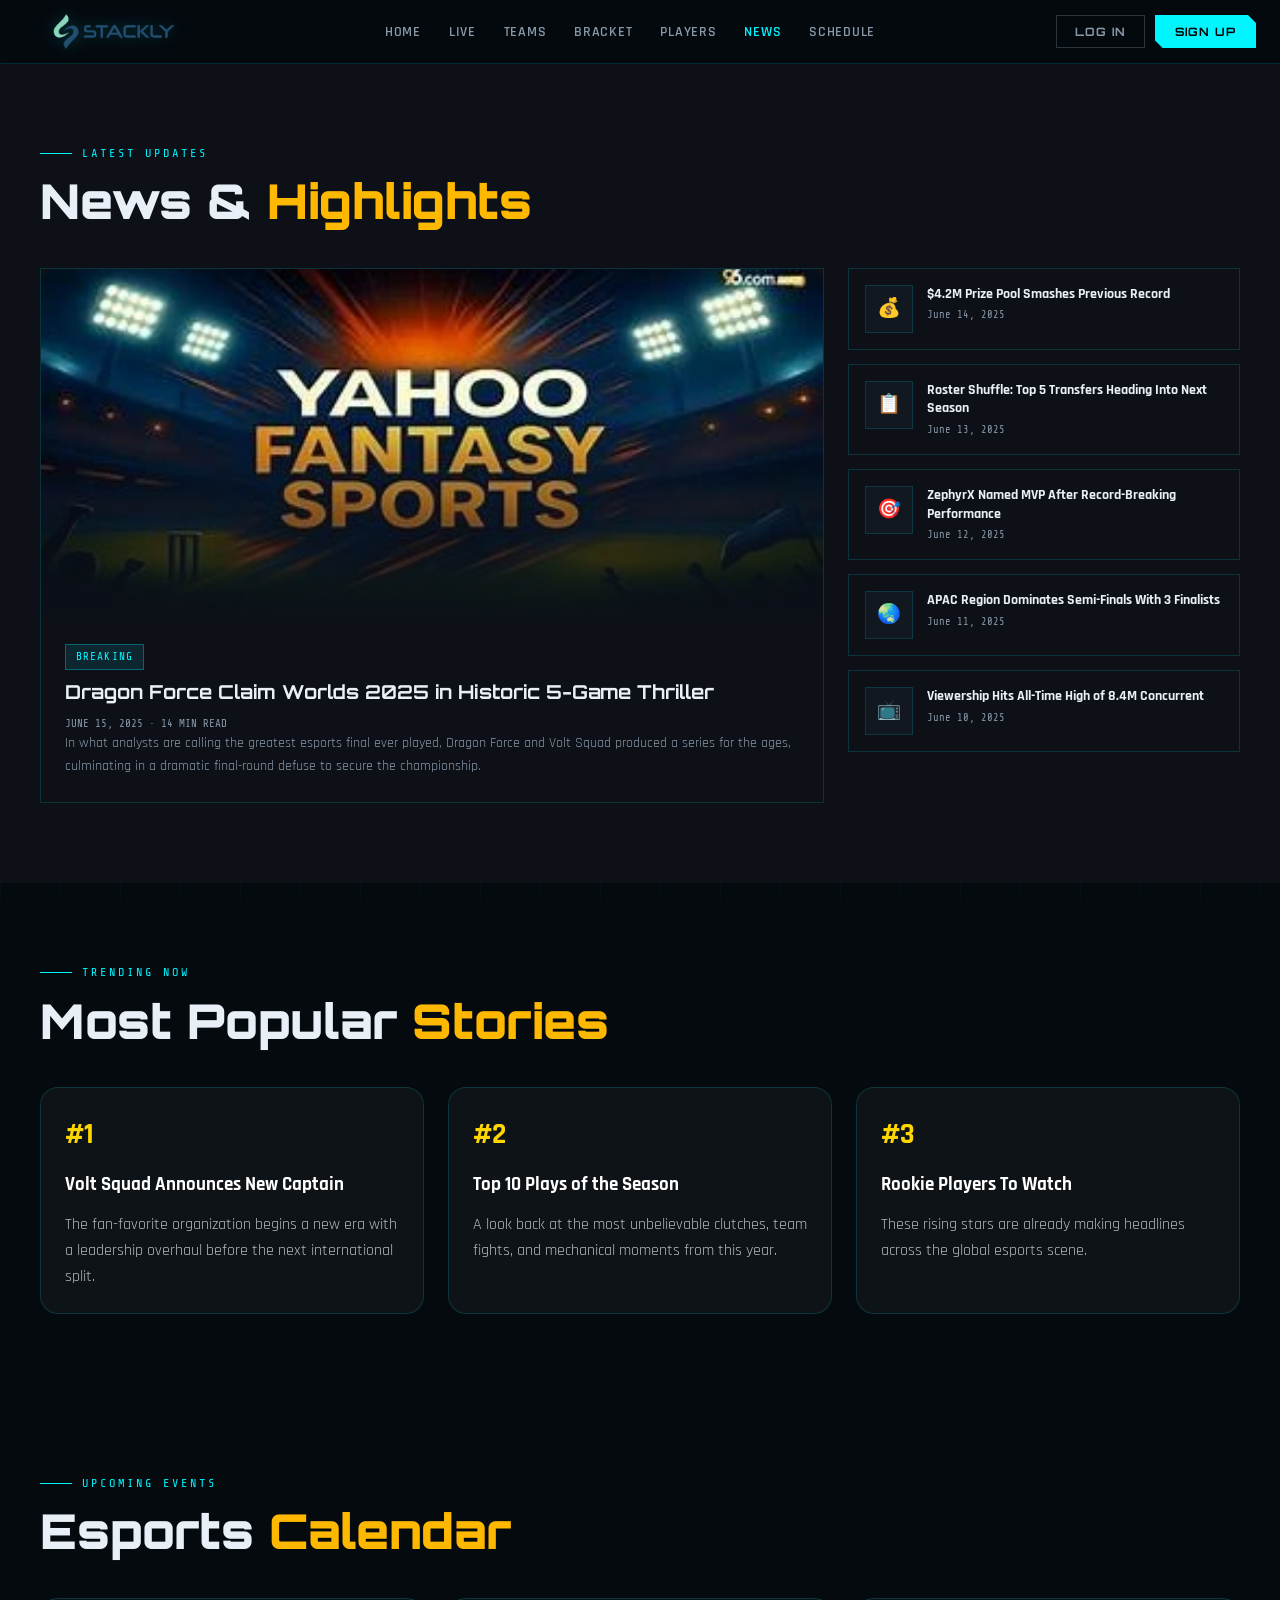
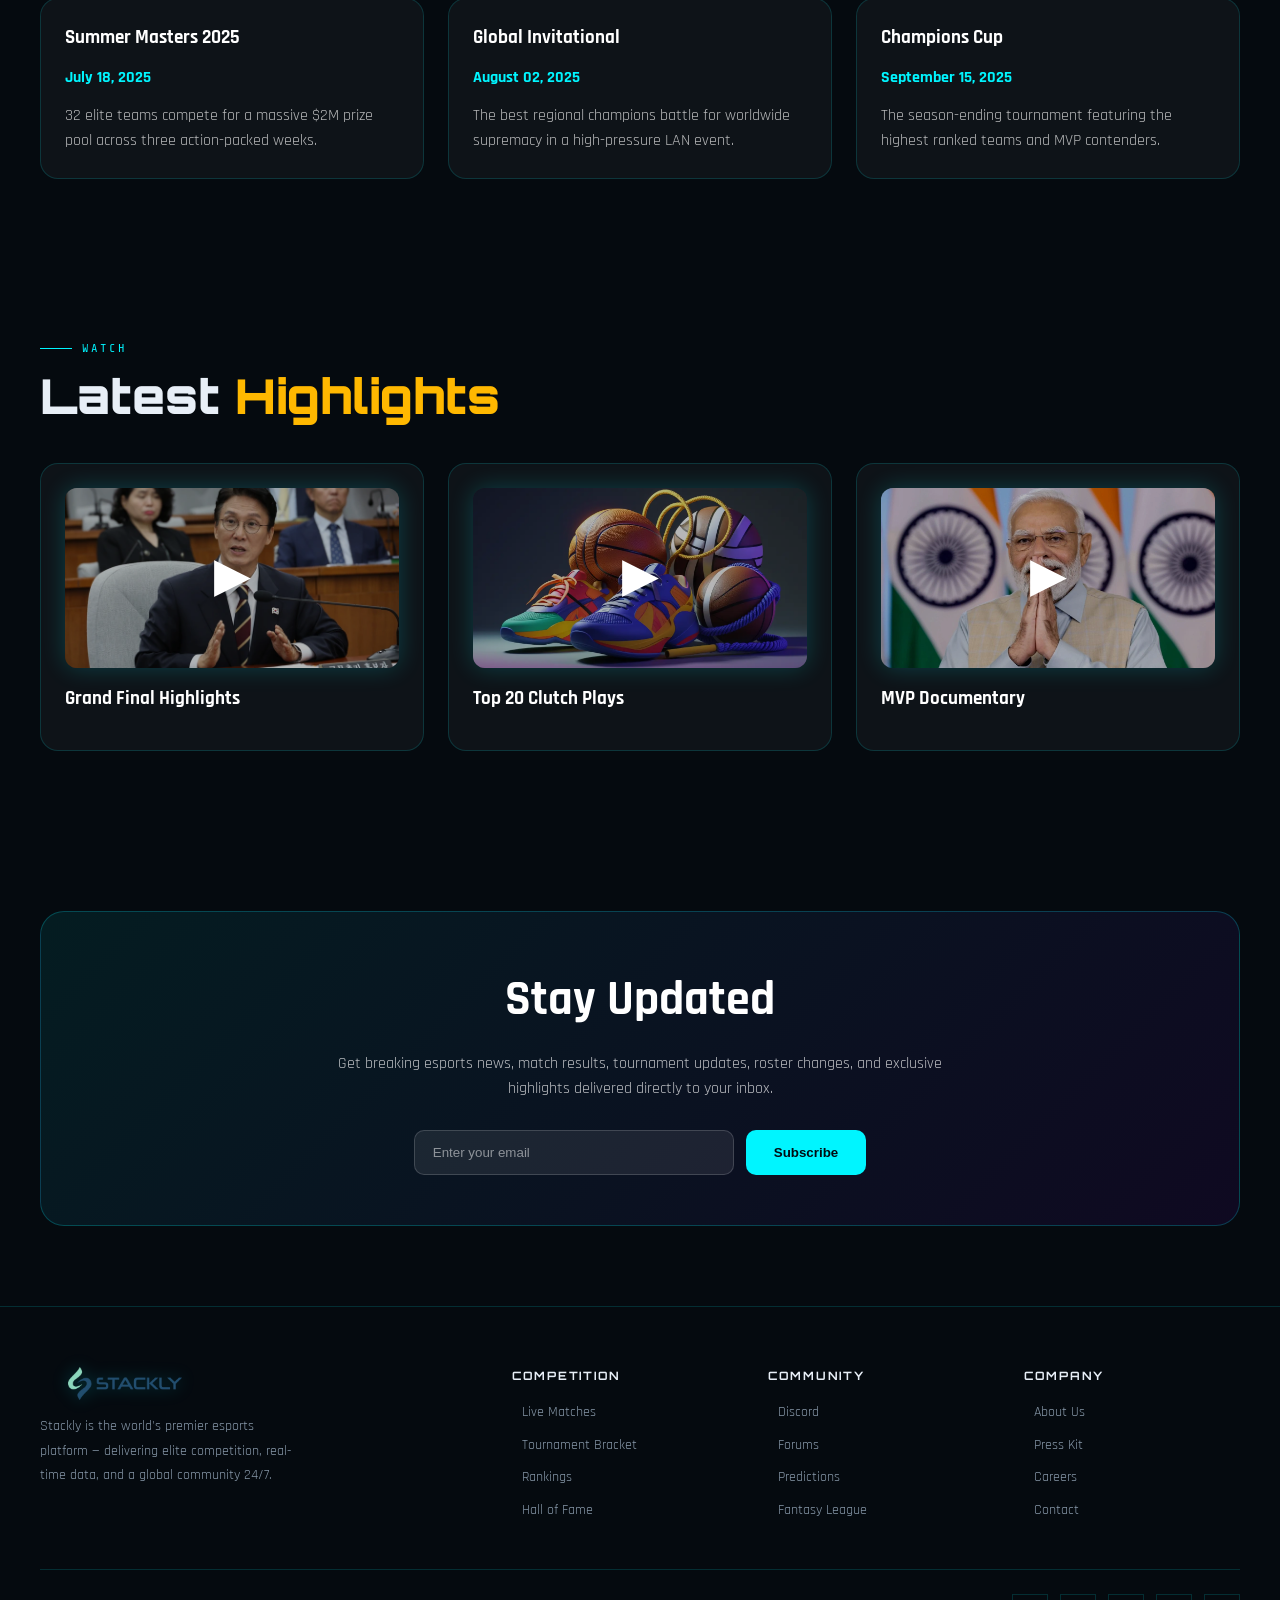
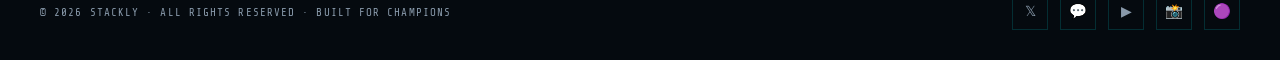
<file: news.html>
<!DOCTYPE html>
<html lang="en">
<head>
<meta charset="UTF-8" />
<meta name="viewport" content="width=device-width, initial-scale=1.0" />
<title>News — STACKLY</title>

<link href="https://fonts.googleapis.com/css2?family=Orbitron:wght@400;700;900&family=Rajdhani:wght@300;400;500;600;700&family=Share+Tech+Mono&display=swap" rel="stylesheet" />
<link rel="stylesheet" href="styles.css" />

<style>
.trending-news,
.events-section,
.video-highlights,
.newsletter{
  padding:80px 0;
}

.site-logo-img{
  width:180px;
  height:auto;
  display:block;
  object-fit:contain;
}

.footer-logo-img{
  width:170px;
}

.trending-grid,
.events-grid,
.video-grid{
  display:grid;
  grid-template-columns:repeat(auto-fit,minmax(260px,1fr));
  gap:24px;
  margin-top:40px;
}

.trend-card,
.event-card,
.video-card{
  background:rgba(255,255,255,.04);
  border:1px solid rgba(0,245,255,.15);
  border-radius:18px;
  padding:24px;
  transition:.3s ease;
}

.trend-card:hover,
.event-card:hover,
.video-card:hover{
  transform:translateY(-8px);
  box-shadow:0 0 25px rgba(0,245,255,.18);
}

.trend-rank{
  display:inline-block;
  font-size:1.8rem;
  color:#FFD700;
  font-weight:700;
  margin-bottom:12px;
}

.trend-card h3,
.event-card h3,
.video-card h3{
  color:#fff;
  margin-bottom:12px;
}

.trend-card p,
.event-card p{
  color:rgba(255,255,255,.7);
}

.event-card span{
  display:inline-block;
  color:#00F5FF;
  margin-bottom:12px;
  font-weight:700;
}

.news-featured-img{
  height:350px;
  overflow:hidden;
  border-radius:16px;
  background:rgba(255,255,255,.06);
}

.news-featured-img img{
  width:100%;
  height:100%;
  object-fit:cover;
  display:block;
  transition:transform .45s ease;
}

.news-featured:hover .news-featured-img img{
  transform:scale(1.08);
}

.video-thumb{
  height:180px;
  overflow:hidden;
  border-radius:12px;
  margin-bottom:16px;
  background:rgba(255,255,255,.06);
  box-shadow:0 0 25px rgba(0,245,255,.2);
  position:relative;
}

.video-thumb img{
  width:100%;
  height:100%;
  object-fit:cover;
  display:block;
  transition:transform .45s ease;
}

.video-card:hover .video-thumb img{
  transform:scale(1.08);
}

.video-thumb::after{
  content:"▶";
  position:absolute;
  inset:0;
  display:flex;
  align-items:center;
  justify-content:center;
  font-size:3rem;
  color:#fff;
  background:rgba(0,0,0,.28);
}

.newsletter-box{
  text-align:center;
  background:linear-gradient(135deg,rgba(0,245,255,.08),rgba(139,0,255,.08));
  border:1px solid rgba(0,245,255,.22);
  border-radius:24px;
  padding:50px 24px;
}

.newsletter-box h2{
  color:#fff;
  font-size:clamp(2rem,4vw,3rem);
  margin-bottom:12px;
}

.newsletter-box p{
  color:rgba(255,255,255,.72);
  max-width:650px;
  margin:0 auto;
}

.newsletter-form{
  display:flex;
  justify-content:center;
  gap:12px;
  margin-top:28px;
  flex-wrap:wrap;
}

.newsletter-form input{
  width:320px;
  max-width:100%;
  padding:14px 18px;
  border-radius:10px;
  border:1px solid rgba(255,255,255,.16);
  outline:none;
  background:rgba(255,255,255,.08);
  color:#fff;
}

.newsletter-form input::placeholder{
  color:rgba(255,255,255,.5);
}

.newsletter-form button{
  padding:14px 28px;
  border:none;
  border-radius:10px;
  background:#00F5FF;
  color:#020b12;
  font-weight:700;
  cursor:pointer;
  transition:.3s;
}

.newsletter-form button:hover{
  transform:translateY(-3px);
  box-shadow:0 0 20px rgba(0,245,255,.35);
}

.newsletter-message{
  margin-top:16px;
  color:#00F5FF;
  font-weight:700;
}

@media(max-width:768px){
  .trending-news,
  .events-section,
  .video-highlights,
  .newsletter{
    padding:55px 0;
  }

  .site-logo-img{
    width:145px;
  }

  .news-featured-img{
    height:240px;
  }

  .newsletter-box{
    padding:36px 18px;
  }

  .newsletter-form{
    flex-direction:column;
    align-items:center;
  }

  .newsletter-form input,
  .newsletter-form button{
    width:100%;
  }
}
</style>
</head>

<body>

<nav class="nav">
  <a href="index.html" class="nav-logo">
    <img src="assets/logo-dark.webp" alt="Stackly Logo" class="site-logo-img">
  </a>

  <ul class="nav-links">
    <li><a href="index.html">Home</a></li>
    <li><a href="live.html">Live</a></li>
    <li><a href="teams.html">Teams</a></li>
    <li><a href="bracket.html">Bracket</a></li>
    <li><a href="players.html">Players</a></li>
    <li><a href="news.html">News</a></li>
    <li><a href="schedule.html">Schedule</a></li>
  </ul>

  <div class="nav-auth">
    <button class="btn-login" id="openLogin">Log In</button>
    <button class="btn-signup" id="openSignup">Sign Up</button>
  </div>

  <button class="hamburger" id="hamburger" aria-label="Menu">
    <span></span><span></span><span></span>
  </button>
</nav>

<div class="mobile-menu" id="mobileMenu">
  <a href="index.html">Home</a>
  <a href="live.html">Live Matches</a>
  <a href="featured.html">Featured Game</a>
  <a href="teams.html">Teams</a>
  <a href="bracket.html">Tournament</a>
  <a href="stats.html">Player Stats</a>
  <a href="players.html">Players</a>
  <a href="news.html">News</a>
  <a href="schedule.html">Schedule</a>
  <a href="streaming.html">Streams</a>
  <a href="community.html">Community</a>
  <a href="sponsors.html">Sponsors</a>

  <div class="mobile-auth-btns">
    <button class="btn-login" id="openLoginMobile">Log In</button>
    <button class="btn-signup" id="openSignupMobile">Sign Up</button>
  </div>
</div>

<main class="page-main">

<section class="section news" id="news">
  <div class="section-inner">
    <div class="eyebrow">Latest Updates</div>
    <h2 class="section-title reveal">News &amp; <span class="gold">Highlights</span></h2>

    <div class="news-grid">
      <div class="news-featured reveal">
        <div class="news-featured-img">
          <img src="assets/OIP (1).webp" alt="Esports championship final">
        </div>

        <div class="news-featured-body">
          <span class="tag">Breaking</span>
          <h3 class="news-featured-title">Dragon Force Claim Worlds 2025 in Historic 5-Game Thriller</h3>
          <div class="news-date">June 15, 2025 · 14 min read</div>
          <p class="news-excerpt">
            In what analysts are calling the greatest esports final ever played, Dragon Force and Volt Squad produced a series for the ages, culminating in a dramatic final-round defuse to secure the championship.
          </p>
        </div>
      </div>

      <div class="news-list">
        <div class="news-item reveal">
          <div class="news-item-icon">💰</div>
          <div>
            <div class="news-item-title">$4.2M Prize Pool Smashes Previous Record</div>
            <div class="news-item-date">June 14, 2025</div>
          </div>
        </div>

        <div class="news-item reveal reveal-delay-1">
          <div class="news-item-icon">📋</div>
          <div>
            <div class="news-item-title">Roster Shuffle: Top 5 Transfers Heading Into Next Season</div>
            <div class="news-item-date">June 13, 2025</div>
          </div>
        </div>

        <div class="news-item reveal reveal-delay-2">
          <div class="news-item-icon">🎯</div>
          <div>
            <div class="news-item-title">ZephyrX Named MVP After Record-Breaking Performance</div>
            <div class="news-item-date">June 12, 2025</div>
          </div>
        </div>

        <div class="news-item reveal reveal-delay-3">
          <div class="news-item-icon">🌏</div>
          <div>
            <div class="news-item-title">APAC Region Dominates Semi-Finals With 3 Finalists</div>
            <div class="news-item-date">June 11, 2025</div>
          </div>
        </div>

        <div class="news-item reveal reveal-delay-4">
          <div class="news-item-icon">📺</div>
          <div>
            <div class="news-item-title">Viewership Hits All-Time High of 8.4M Concurrent</div>
            <div class="news-item-date">June 10, 2025</div>
          </div>
        </div>
      </div>
    </div>
  </div>
</section>

<section class="trending-news">
  <div class="section-inner">
    <div class="eyebrow">Trending Now</div>
    <h2 class="section-title reveal">Most Popular <span class="gold">Stories</span></h2>

    <div class="trending-grid">
      <div class="trend-card reveal">
        <span class="trend-rank">#1</span>
        <h3>Volt Squad Announces New Captain</h3>
        <p>The fan-favorite organization begins a new era with a leadership overhaul before the next international split.</p>
      </div>

      <div class="trend-card reveal reveal-delay-1">
        <span class="trend-rank">#2</span>
        <h3>Top 10 Plays of the Season</h3>
        <p>A look back at the most unbelievable clutches, team fights, and mechanical moments from this year.</p>
      </div>

      <div class="trend-card reveal reveal-delay-2">
        <span class="trend-rank">#3</span>
        <h3>Rookie Players To Watch</h3>
        <p>These rising stars are already making headlines across the global esports scene.</p>
      </div>
    </div>
  </div>
</section>

<section class="events-section">
  <div class="section-inner">
    <div class="eyebrow">Upcoming Events</div>
    <h2 class="section-title reveal">Esports <span class="gold">Calendar</span></h2>

    <div class="events-grid">
      <div class="event-card reveal">
        <h3>Summer Masters 2025</h3>
        <span>July 18, 2025</span>
        <p>32 elite teams compete for a massive $2M prize pool across three action-packed weeks.</p>
      </div>

      <div class="event-card reveal reveal-delay-1">
        <h3>Global Invitational</h3>
        <span>August 02, 2025</span>
        <p>The best regional champions battle for worldwide supremacy in a high-pressure LAN event.</p>
      </div>

      <div class="event-card reveal reveal-delay-2">
        <h3>Champions Cup</h3>
        <span>September 15, 2025</span>
        <p>The season-ending tournament featuring the highest ranked teams and MVP contenders.</p>
      </div>
    </div>
  </div>
</section>

<section class="video-highlights">
  <div class="section-inner">
    <div class="eyebrow">Watch</div>
    <h2 class="section-title reveal">Latest <span class="gold">Highlights</span></h2>

    <div class="video-grid">
      <div class="video-card reveal">
        <div class="video-thumb">
          <img src="assets/rcv.YNA.20250625.PYH2025062511160001300_P1.webp" alt="Grand final highlights">
        </div>
        <h3>Grand Final Highlights</h3>
      </div>

      <div class="video-card reveal reveal-delay-1">
        <div class="video-thumb">
          <img src="assets/national-sports-day-motivational-images-hd_X2IO.webp" alt="Top clutch plays">
        </div>
        <h3>Top 20 Clutch Plays</h3>
      </div>

      <div class="video-card reveal reveal-delay-2">
        <div class="video-thumb">
          <img src="assets/narendra-modi50-1698294323 (1).webp" alt="MVP documentary">
        </div>
        <h3>MVP Documentary</h3>
      </div>
    </div>
  </div>
</section>

<section class="newsletter">
  <div class="section-inner newsletter-box reveal">
    <h2>Stay Updated</h2>
    <p>
      Get breaking esports news, match results, tournament updates, roster changes, and exclusive highlights delivered directly to your inbox.
    </p>

    <form class="newsletter-form" id="newsletterForm">
      <input type="email" id="newsletterEmail" placeholder="Enter your email" required>
      <button type="submit">Subscribe</button>
    </form>

    <p id="newsletterMessage" class="newsletter-message"></p>
  </div>
</section>

</main>

<footer>
  <div class="footer-inner">
    <div class="footer-top">
      <div class="footer-brand">
        <a href="index.html" class="nav-logo">
          <img src="assets/logo-dark.webp" alt="Stackly Logo" class="site-logo-img footer-logo-img">
        </a>

        <p>
          Stackly is the world's premier esports platform — delivering elite competition, real-time data, and a global community 24/7.
        </p>
      </div>

      <div class="footer-col">
        <h4>Competition</h4>
         <ul>
          <li><a href="live.html">Live Matches</a></li>
          <li><a href="bracket.html">Tournament Bracket</a></li>
          <li><a href="players.html">Rankings</a></li>
          <li><a href="players.html">Hall of Fame</a></li>
        </ul>
      </div>

      <div class="footer-col">
        <h4>Community</h4>
        <ul>
          <li><a href="404page.html">Discord</a></li>
          <li><a href="404page.html">Forums</a></li>
          <li><a href="404page.html">Predictions</a></li>
          <li><a href="404page.html">Fantasy League</a></li>
        </ul>
      </div>

      <div class="footer-col">
        <h4>Company</h4>
        <ul>
          <li><a href="404page.html">About Us</a></li>
          <li><a href="404page.html">Press Kit</a></li>
          <li><a href="404page.html">Careers</a></li>
          <li><a href="404page.html">Contact</a></li>
        </ul>
      </div>
    </div>

    <div class="footer-bottom">
      <div class="footer-copy">© 2026 STACKLY · ALL RIGHTS RESERVED · BUILT FOR CHAMPIONS</div>

      <div class="footer-social">
        <a href="404page.html" class="social-link" aria-label="Twitter">𝕏</a>
        <a href="404page.html" class="social-link" aria-label="Discord">💬</a>
        <a href="404page.html" class="social-link" aria-label="YouTube">▶</a>
        <a href="404page.html" class="social-link" aria-label="Instagram">📸</a>
        <a href="404page.html" class="social-link" aria-label="Twitch">🟣</a>
      </div>
    </div>
  </div>
</footer>

<div class="auth-overlay" id="authOverlay">
  <div class="auth-modal" id="authModal">
    <button class="auth-close" id="authClose" aria-label="Close">✕</button>

    <div class="auth-logo-wrap">
      <img src="assets/logo-dark.webp" alt="Stackly Logo" class="auth-logo-img">
    </div>

    <div class="auth-tabs">
      <button class="auth-tab active" data-tab="login">Log In</button>
      <button class="auth-tab" data-tab="signup">Sign Up</button>
    </div>

    <div class="auth-panel active" id="panel-login">
      <div class="auth-heading">Welcome back</div>
      <p class="auth-sub">Enter the arena. Your stats await.</p>

      <div class="auth-field">
        <label>Email Address</label>
        <input type="email" placeholder="you@example.com" autocomplete="email" />
      </div>

      <div class="auth-field">
        <label>Password</label>
        <input type="password" placeholder="••••••••" autocomplete="current-password" />
      </div>

      <a href="404page.html" class="auth-forgot">Forgot password?</a>
      <button class="auth-submit">Log In to Stackly</button>

      <div class="auth-divider"><span>or continue with</span></div>

      <div class="auth-social">
        <button class="auth-social-btn">🌐 Google</button>
        <button class="auth-social-btn">🎮 Discord</button>
      </div>

      <div class="auth-switch">
        Don't have an account? <button id="switchToSignup">Sign up free</button>
      </div>
    </div>

    <div class="auth-panel" id="panel-signup">
      <div class="auth-heading">Create your account</div>
      <p class="auth-sub">Join 4.8M players — track matches, predict outcomes, rise the ranks.</p>

      <div class="auth-field-row">
        <div class="auth-field">
          <label>First Name</label>
          <input type="text" placeholder="Arjun" autocomplete="given-name" />
        </div>

        <div class="auth-field">
          <label>Last Name</label>
          <input type="text" placeholder="Sharma" autocomplete="family-name" />
        </div>
      </div>

      <div class="auth-field">
        <label>Gamertag / Username</label>
        <input type="text" placeholder="ZephyrX" autocomplete="username" />
      </div>

      <div class="auth-field">
        <label>Email Address</label>
        <input type="email" placeholder="you@example.com" autocomplete="email" />
      </div>

      <div class="auth-field">
        <label>Password</label>
        <input type="password" placeholder="Create a strong password" id="signupPassword" autocomplete="new-password" />

        <div class="password-strength">
          <div class="strength-bar" id="s1"></div>
          <div class="strength-bar" id="s2"></div>
          <div class="strength-bar" id="s3"></div>
          <div class="strength-bar" id="s4"></div>
        </div>
      </div>

      <button class="auth-submit">Create Account</button>

      <div class="auth-divider"><span>or sign up with</span></div>

      <div class="auth-social">
        <button class="auth-social-btn">🌐 Google</button>
        <button class="auth-social-btn">🎮 Discord</button>
      </div>

      <p class="auth-terms">
        By signing up you agree to our <a href="404page.html">Terms of Service</a> and <a href="404page.html">Privacy Policy</a>.
      </p>

      <div class="auth-switch">
        Already have an account? <button id="switchToLogin">Log in</button>
      </div>
    </div>
  </div>
</div>

<script src="script.js"></script>

<script>
const newsletterForm = document.getElementById("newsletterForm");
const newsletterEmail = document.getElementById("newsletterEmail");
const newsletterMessage = document.getElementById("newsletterMessage");

if(newsletterForm){
  newsletterForm.addEventListener("submit", function(e){
    e.preventDefault();

    newsletterMessage.textContent = "✅ Thank you for subscribing!";
    newsletterEmail.value = "";
  });
}
</script>

</body>
</html>
</file>
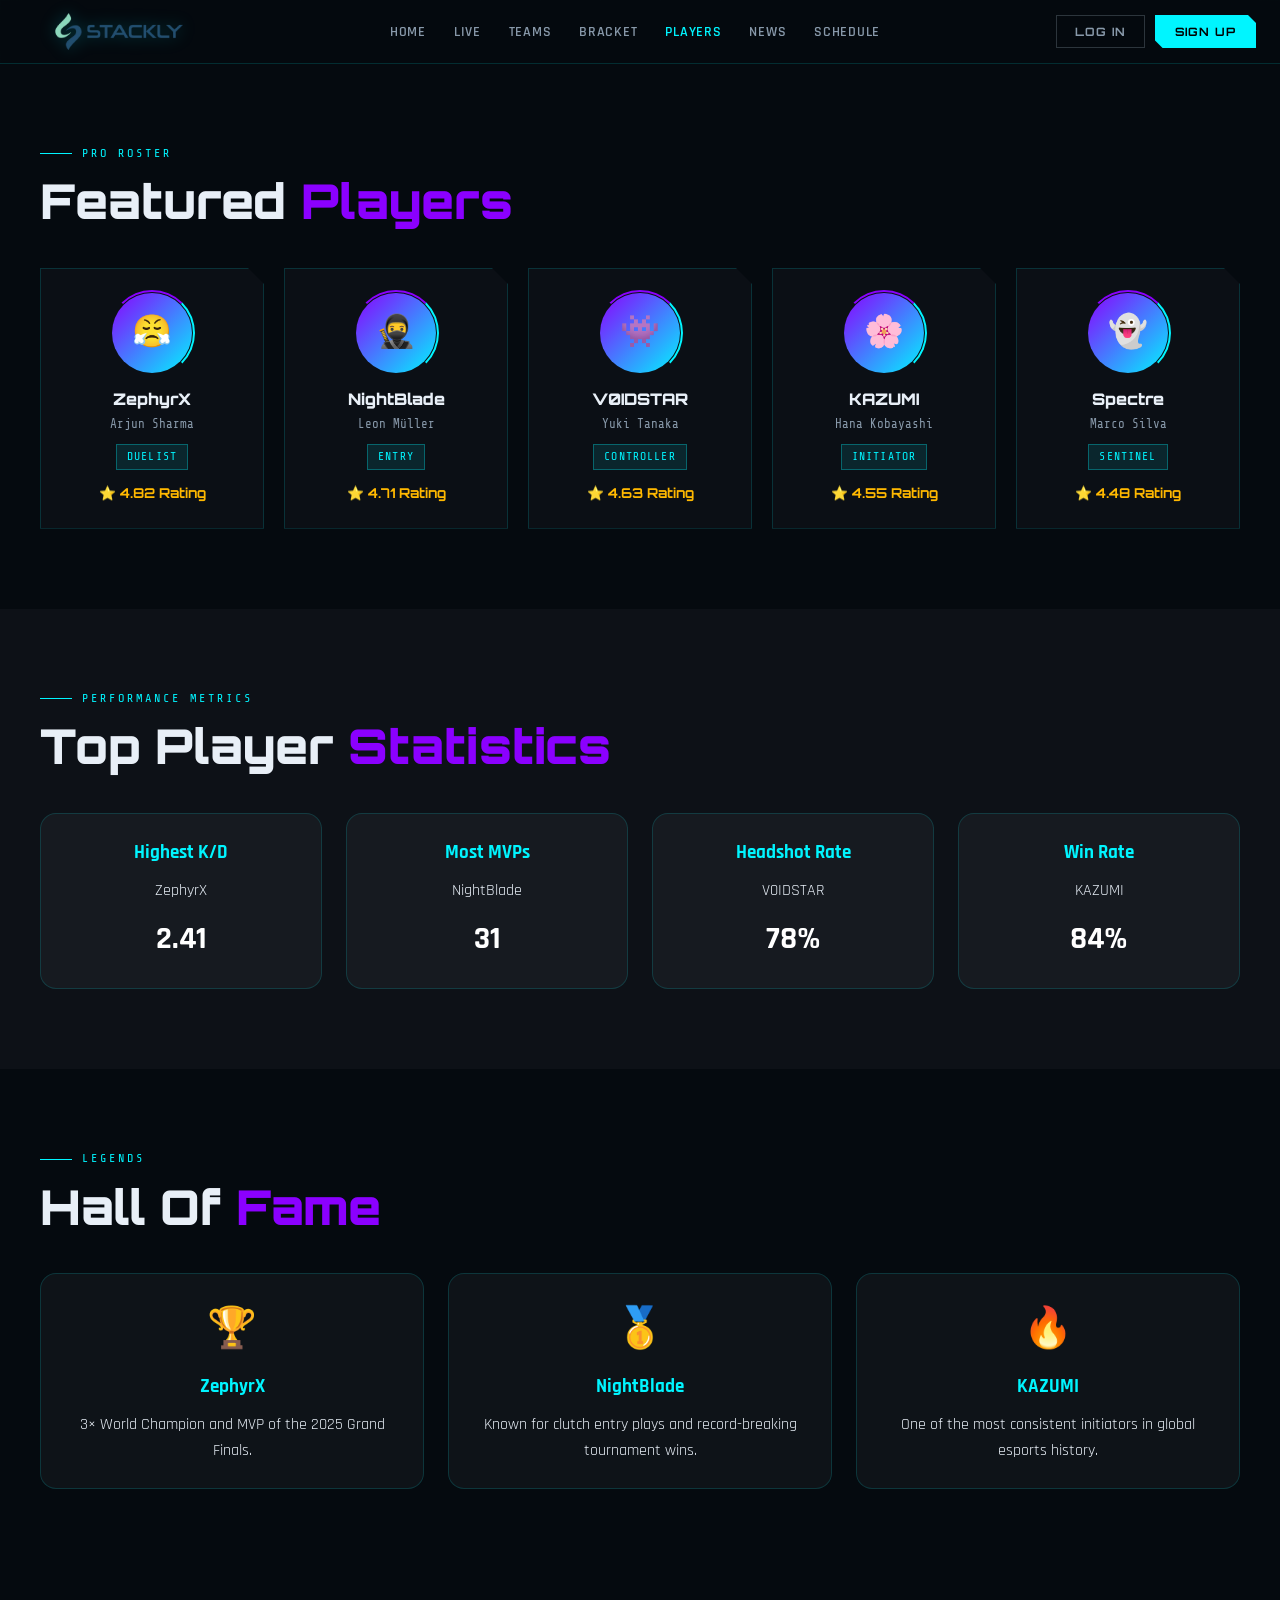
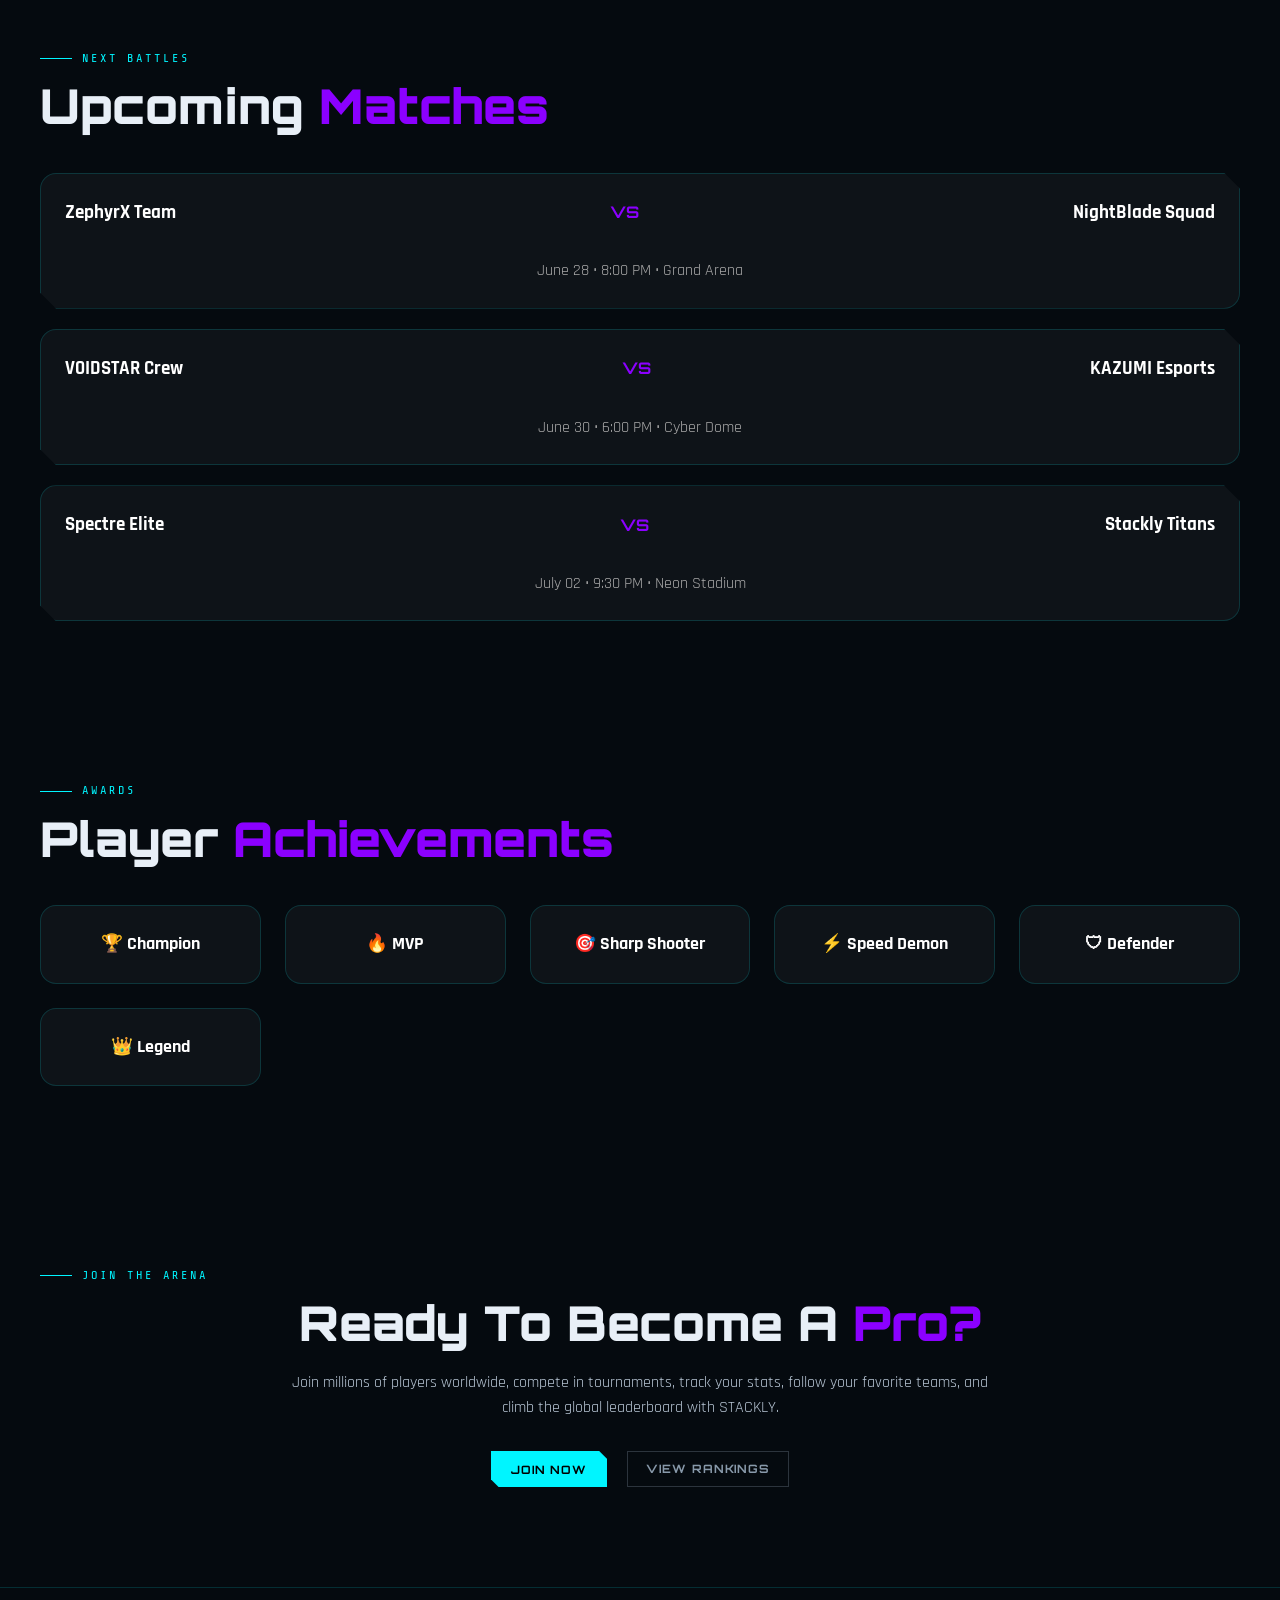
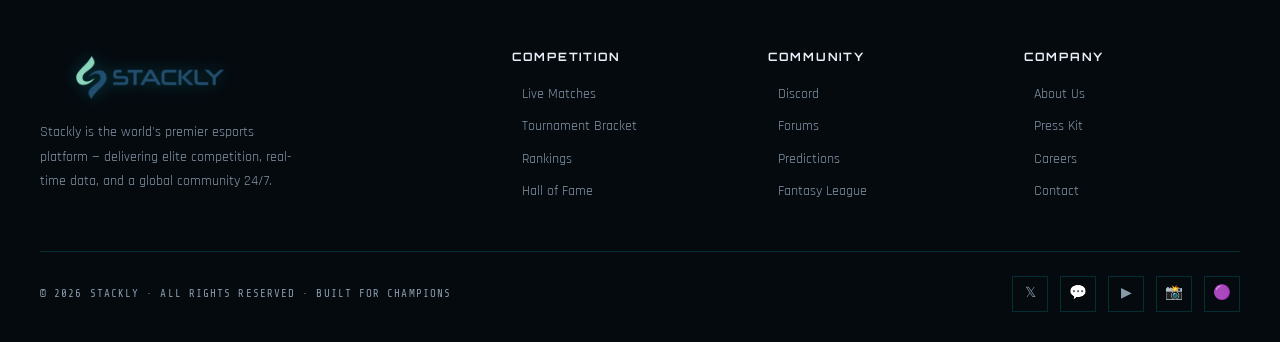
<file: players.html>
<!DOCTYPE html>
<html lang="en">
<head>
<meta charset="UTF-8" />
<meta name="viewport" content="width=device-width, initial-scale=1.0" />
<title>Pro Players — STACKLY</title>

<link href="https://fonts.googleapis.com/css2?family=Orbitron:wght@400;700;900&family=Rajdhani:wght@300;400;500;600;700&family=Share+Tech+Mono&display=swap" rel="stylesheet" />
<link rel="stylesheet" href="styles.css" />

<style>
.stats-grid,
.hof-grid,
.badge-grid{
  display:grid;
  grid-template-columns:repeat(auto-fit,minmax(220px,1fr));
  gap:24px;
  margin-top:40px;
}

.stat-card,
.hof-card,
.badge-card,
.match-card{
  background:rgba(255,255,255,.04);
  border:1px solid rgba(0,245,255,.15);
  padding:24px;
  border-radius:16px;
  text-align:center;
  transition:.3s ease;
}

.stat-card:hover,
.hof-card:hover,
.badge-card:hover,
.match-card:hover{
  transform:translateY(-8px);
  box-shadow:0 0 20px rgba(0,245,255,.25);
}

.stat-card h3,
.hof-card h3{
  color:#00F5FF;
  margin-bottom:10px;
}

.stat-card strong{
  display:block;
  margin-top:10px;
  font-size:2rem;
  color:#fff;
}

.hof-icon{
  font-size:2.5rem;
  margin-bottom:10px;
}

.match-list{
  display:flex;
  flex-direction:column;
  gap:20px;
  margin-top:40px;
}

.match-card{
  display:flex;
  justify-content:space-between;
  align-items:center;
  gap:20px;
  flex-wrap:wrap;
}

.match-card span{
  font-size:1.2rem;
  color:#fff;
  font-weight:700;
}

.match-card strong{
  color:#8B00FF;
  font-family:'Orbitron',sans-serif;
}

.match-card p{
  width:100%;
  color:#aaa;
  margin-top:10px;
}

.badge-card{
  font-size:1.1rem;
  font-weight:700;
  color:#fff;
}

.community-cta{
  text-align:center;
  padding:100px 20px;
}

.community-cta p{
  max-width:700px;
  margin:20px auto;
  color:#b9c7d6;
}

.cta-buttons{
  display:flex;
  justify-content:center;
  gap:20px;
  flex-wrap:wrap;
  margin-top:30px;
}

@media(max-width:768px){
  .match-card{
    flex-direction:column;
  }

  .community-cta{
    padding:70px 20px;
  }
}
</style>
</head>

<body>

<nav class="nav">
  <a href="index.html" class="nav-logo">
    <img src="assets/logo-dark.webp" alt="Stackly Logo" class="site-logo-img">
  </a>

  <ul class="nav-links">
    <li><a href="index.html">Home</a></li>
    <li><a href="live.html">Live</a></li>
    <li><a href="teams.html">Teams</a></li>
    <li><a href="bracket.html">Bracket</a></li>
    <li><a href="players.html">Players</a></li>
    <li><a href="news.html">News</a></li>
    <li><a href="schedule.html">Schedule</a></li>
  </ul>

  <div class="nav-auth">
    <button class="btn-login" id="openLogin">Log In</button>
    <button class="btn-signup" id="openSignup">Sign Up</button>
  </div>

  <button class="hamburger" id="hamburger" aria-label="Menu">
    <span></span><span></span><span></span>
  </button>
</nav>

<div class="mobile-menu" id="mobileMenu">
  <a href="index.html">Home</a>
  <a href="live.html">Live Matches</a>
  <a href="featured.html">Featured Game</a>
  <a href="teams.html">Teams</a>
  <a href="bracket.html">Tournament</a>
  <a href="stats.html">Player Stats</a>
  <a href="players.html">Players</a>
  <a href="news.html">News</a>
  <a href="schedule.html">Schedule</a>
  <a href="streaming.html">Streams</a>
  <a href="community.html">Community</a>
  <a href="sponsors.html">Sponsors</a>

  <div class="mobile-auth-btns">
    <button class="btn-login" id="openLoginMobile">Log In</button>
    <button class="btn-signup" id="openSignupMobile">Sign Up</button>
  </div>
</div>

<main class="page-main">

<section class="section players" id="players">
  <div class="section-inner">
    <div class="eyebrow">Pro Roster</div>
    <h2 class="section-title reveal">Featured <span class="purple">Players</span></h2>

    <div class="players-scroll">
      <div class="player-card reveal">
        <div class="player-avatar">😤</div>
        <span class="player-tag">ZephyrX</span>
        <span class="player-real-name">Arjun Sharma</span>
        <span class="tag player-role">Duelist</span>
        <div class="player-rating">⭐ 4.82 Rating</div>
      </div>

      <div class="player-card reveal reveal-delay-1">
        <div class="player-avatar">🥷</div>
        <span class="player-tag">NightBlade</span>
        <span class="player-real-name">Leon Müller</span>
        <span class="tag player-role">Entry</span>
        <div class="player-rating">⭐ 4.71 Rating</div>
      </div>

      <div class="player-card reveal reveal-delay-2">
        <div class="player-avatar">👾</div>
        <span class="player-tag">V0IDSTAR</span>
        <span class="player-real-name">Yuki Tanaka</span>
        <span class="tag player-role">Controller</span>
        <div class="player-rating">⭐ 4.63 Rating</div>
      </div>

      <div class="player-card reveal reveal-delay-3">
        <div class="player-avatar">🌸</div>
        <span class="player-tag">KAZUMI</span>
        <span class="player-real-name">Hana Kobayashi</span>
        <span class="tag player-role">Initiator</span>
        <div class="player-rating">⭐ 4.55 Rating</div>
      </div>

      <div class="player-card reveal reveal-delay-4">
        <div class="player-avatar">👻</div>
        <span class="player-tag">Spectre</span>
        <span class="player-real-name">Marco Silva</span>
        <span class="tag player-role">Sentinel</span>
        <div class="player-rating">⭐ 4.48 Rating</div>
      </div>
    </div>
  </div>
</section>

<section class="section player-stats">
  <div class="section-inner">
    <div class="eyebrow">Performance Metrics</div>
    <h2 class="section-title reveal">Top Player <span class="purple">Statistics</span></h2>

    <div class="stats-grid">
      <div class="stat-card reveal">
        <h3>Highest K/D</h3>
        <span>ZephyrX</span>
        <strong>2.41</strong>
      </div>

      <div class="stat-card reveal reveal-delay-1">
        <h3>Most MVPs</h3>
        <span>NightBlade</span>
        <strong>31</strong>
      </div>

      <div class="stat-card reveal reveal-delay-2">
        <h3>Headshot Rate</h3>
        <span>V0IDSTAR</span>
        <strong>78%</strong>
      </div>

      <div class="stat-card reveal reveal-delay-3">
        <h3>Win Rate</h3>
        <span>KAZUMI</span>
        <strong>84%</strong>
      </div>
    </div>
  </div>
</section>

<section class="section hall-of-fame">
  <div class="section-inner">
    <div class="eyebrow">Legends</div>
    <h2 class="section-title reveal">Hall Of <span class="purple">Fame</span></h2>

    <div class="hof-grid">
      <div class="hof-card reveal">
        <div class="hof-icon">🏆</div>
        <h3>ZephyrX</h3>
        <p>3× World Champion and MVP of the 2025 Grand Finals.</p>
      </div>

      <div class="hof-card reveal reveal-delay-1">
        <div class="hof-icon">🥇</div>
        <h3>NightBlade</h3>
        <p>Known for clutch entry plays and record-breaking tournament wins.</p>
      </div>

      <div class="hof-card reveal reveal-delay-2">
        <div class="hof-icon">🔥</div>
        <h3>KAZUMI</h3>
        <p>One of the most consistent initiators in global esports history.</p>
      </div>
    </div>
  </div>
</section>

<section class="section upcoming-matches">
  <div class="section-inner">
    <div class="eyebrow">Next Battles</div>
    <h2 class="section-title reveal">Upcoming <span class="purple">Matches</span></h2>

    <div class="match-list">
      <div class="match-card reveal">
        <span>ZephyrX Team</span>
        <strong>VS</strong>
        <span>NightBlade Squad</span>
        <p>June 28 • 8:00 PM • Grand Arena</p>
      </div>

      <div class="match-card reveal reveal-delay-1">
        <span>V0IDSTAR Crew</span>
        <strong>VS</strong>
        <span>KAZUMI Esports</span>
        <p>June 30 • 6:00 PM • Cyber Dome</p>
      </div>

      <div class="match-card reveal reveal-delay-2">
        <span>Spectre Elite</span>
        <strong>VS</strong>
        <span>Stackly Titans</span>
        <p>July 02 • 9:30 PM • Neon Stadium</p>
      </div>
    </div>
  </div>
</section>

<section class="section achievements">
  <div class="section-inner">
    <div class="eyebrow">Awards</div>
    <h2 class="section-title reveal">Player <span class="purple">Achievements</span></h2>

    <div class="badge-grid">
      <div class="badge-card reveal">🏆 Champion</div>
      <div class="badge-card reveal reveal-delay-1">🔥 MVP</div>
      <div class="badge-card reveal reveal-delay-2">🎯 Sharp Shooter</div>
      <div class="badge-card reveal reveal-delay-3">⚡ Speed Demon</div>
      <div class="badge-card reveal reveal-delay-4">🛡 Defender</div>
      <div class="badge-card reveal">👑 Legend</div>
    </div>
  </div>
</section>

<section class="section community-cta">
  <div class="section-inner">
    <div class="eyebrow">Join The Arena</div>
    <h2 class="section-title reveal">Ready To Become A <span class="purple">Pro?</span></h2>

    <p>
      Join millions of players worldwide, compete in tournaments, track your stats,
      follow your favorite teams, and climb the global leaderboard with STACKLY.
    </p>

    <div class="cta-buttons">
      <button class="btn-signup" id="openSignupCta">Join Now</button>
      <a href="404page.html" class="btn-login" style="text-decoration:none;">View Rankings</a>
    </div>
  </div>
</section>

</main>

<footer>
  <div class="footer-inner">
    <div class="footer-top">
      <div class="footer-brand">
        <a href="index.html" class="nav-logo">
          <img src="assets/logo-dark.webp" alt="Stackly Logo" class="site-logo-img footer-logo-img">
        </a>

        <p>Stackly is the world's premier esports platform — delivering elite competition, real-time data, and a global community 24/7.</p>
      </div>

      <div class="footer-col">
        <h4>Competition</h4>
         <ul>
          <li><a href="live.html">Live Matches</a></li>
          <li><a href="bracket.html">Tournament Bracket</a></li>
          <li><a href="players.html">Rankings</a></li>
          <li><a href="players.html">Hall of Fame</a></li>
        </ul>
      </div>

      <div class="footer-col">
        <h4>Community</h4>
        <ul>
          <li><a href="404page.html">Discord</a></li>
          <li><a href="404page.html">Forums</a></li>
          <li><a href="404page.html">Predictions</a></li>
          <li><a href="404page.html">Fantasy League</a></li>
        </ul>
      </div>

      <div class="footer-col">
        <h4>Company</h4>
        <ul>
          <li><a href="404page.html">About Us</a></li>
          <li><a href="404page.html">Press Kit</a></li>
          <li><a href="404page.html">Careers</a></li>
          <li><a href="404page.html">Contact</a></li>
        </ul>
      </div>
    </div>

    <div class="footer-bottom">
      <div class="footer-copy">© 2026 STACKLY · ALL RIGHTS RESERVED · BUILT FOR CHAMPIONS</div>

      <div class="footer-social">
        <a href="404page.html" class="social-link" aria-label="Twitter">𝕏</a>
        <a href="404page.html" class="social-link" aria-label="Discord">💬</a>
        <a href="404page.html" class="social-link" aria-label="YouTube">▶</a>
        <a href="404page.html" class="social-link" aria-label="Instagram">📸</a>
        <a href="404page.html" class="social-link" aria-label="Twitch">🟣</a>
      </div>
    </div>
  </div>
</footer>

<div class="auth-overlay" id="authOverlay">
  <div class="auth-modal" id="authModal">
    <button class="auth-close" id="authClose" aria-label="Close">✕</button>

    <div class="auth-logo-wrap">
      <img src="assets/logo-dark.webp" alt="Stackly Logo" class="auth-logo-img">
    </div>

    <div class="auth-tabs">
      <button class="auth-tab active" data-tab="login">Log In</button>
      <button class="auth-tab" data-tab="signup">Sign Up</button>
    </div>

    <div class="auth-panel active" id="panel-login">
      <div class="auth-heading">Welcome back</div>
      <p class="auth-sub">Enter the arena. Your stats await.</p>

      <div class="auth-field">
        <label>Email Address</label>
        <input type="email" placeholder="you@example.com" autocomplete="email" />
      </div>

      <div class="auth-field">
        <label>Password</label>
        <input type="password" placeholder="••••••••" autocomplete="current-password" />
      </div>

      <a href="404page.html" class="auth-forgot">Forgot password?</a>
      <button class="auth-submit">Log In to Stackly</button>

      <div class="auth-divider"><span>or continue with</span></div>

      <div class="auth-social">
        <button class="auth-social-btn">🌐 Google</button>
        <button class="auth-social-btn">🎮 Discord</button>
      </div>

      <div class="auth-switch">Don't have an account? <button id="switchToSignup">Sign up free</button></div>
    </div>

    <div class="auth-panel" id="panel-signup">
      <div class="auth-heading">Create your account</div>
      <p class="auth-sub">Join 4.8M players — track matches, predict outcomes, rise the ranks.</p>

      <div class="auth-field-row">
        <div class="auth-field">
          <label>First Name</label>
          <input type="text" placeholder="Arjun" autocomplete="given-name" />
        </div>

        <div class="auth-field">
          <label>Last Name</label>
          <input type="text" placeholder="Sharma" autocomplete="family-name" />
        </div>
      </div>

      <div class="auth-field">
        <label>Gamertag / Username</label>
        <input type="text" placeholder="ZephyrX" autocomplete="username" />
      </div>

      <div class="auth-field">
        <label>Email Address</label>
        <input type="email" placeholder="you@example.com" autocomplete="email" />
      </div>

      <div class="auth-field">
        <label>Password</label>
        <input type="password" placeholder="Create a strong password" id="signupPassword" autocomplete="new-password" />
        <div class="password-strength">
          <div class="strength-bar" id="s1"></div>
          <div class="strength-bar" id="s2"></div>
          <div class="strength-bar" id="s3"></div>
          <div class="strength-bar" id="s4"></div>
        </div>
      </div>

      <button class="auth-submit">Create Account</button>

      <div class="auth-divider"><span>or sign up with</span></div>

      <div class="auth-social">
        <button class="auth-social-btn">🌐 Google</button>
        <button class="auth-social-btn">🎮 Discord</button>
      </div>

      <p class="auth-terms">By signing up you agree to our <a href="404page.html">Terms of Service</a> and <a href="404page.html">Privacy Policy</a>.</p>

      <div class="auth-switch">Already have an account? <button id="switchToLogin">Log in</button></div>
    </div>
  </div>
</div>

<script src="script.js"></script>

<script>
const ctaSignup = document.getElementById("openSignupCta");
if(ctaSignup){
  ctaSignup.addEventListener("click", () => {
    window.location.href = "signup.html";
  });
}
</script>

</body>
</html>
</file>
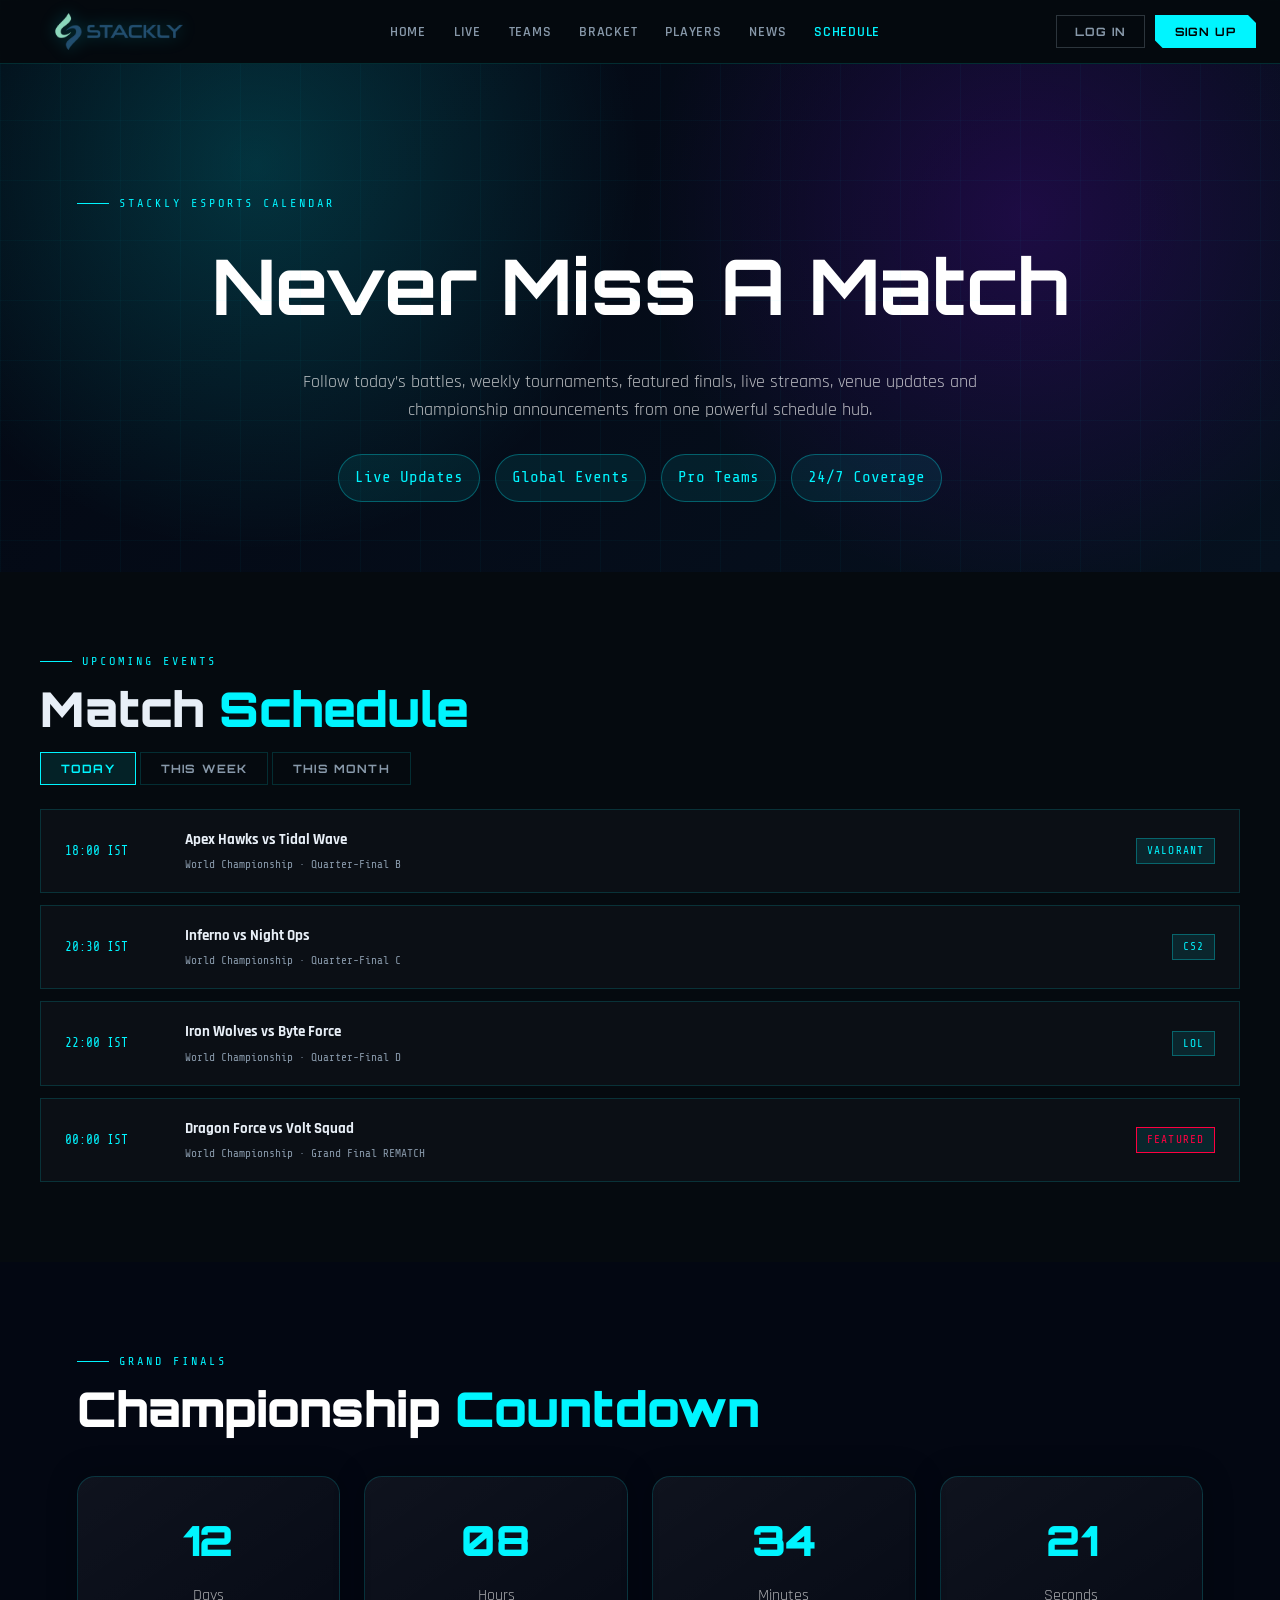
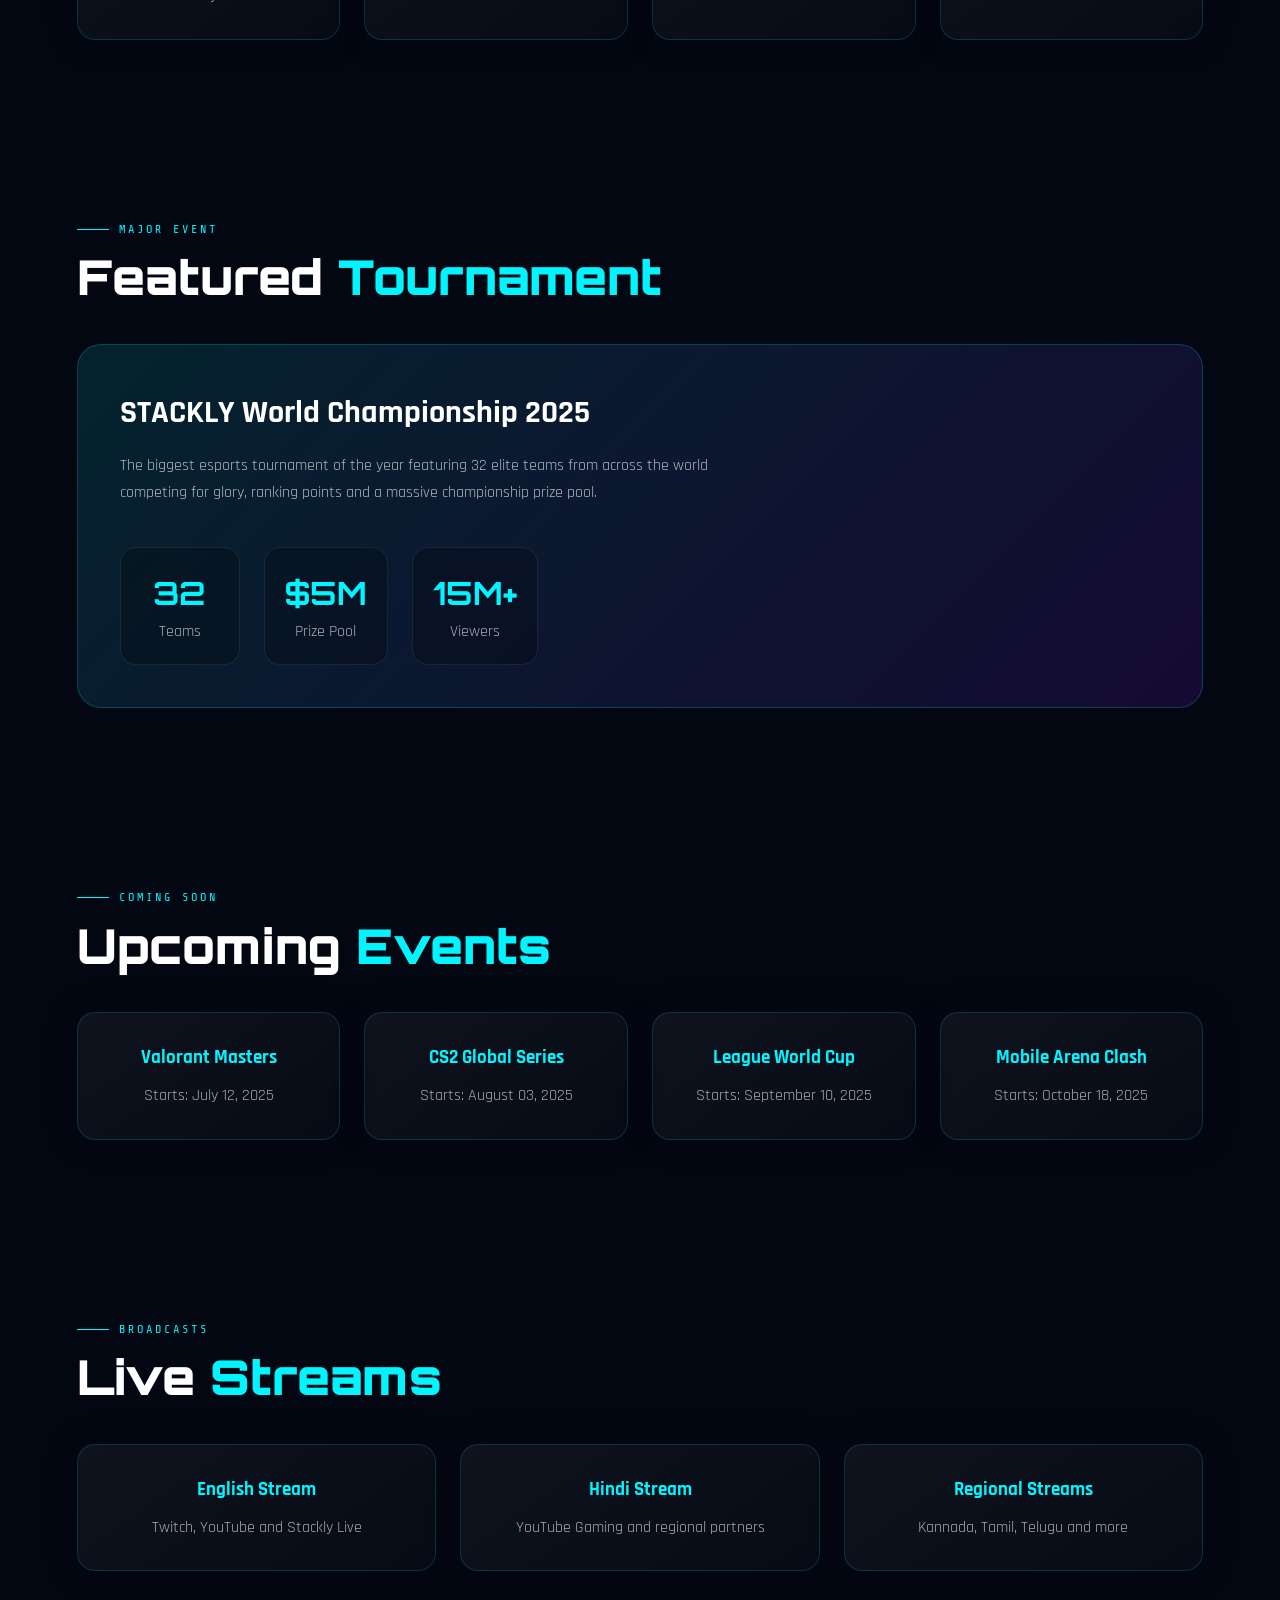
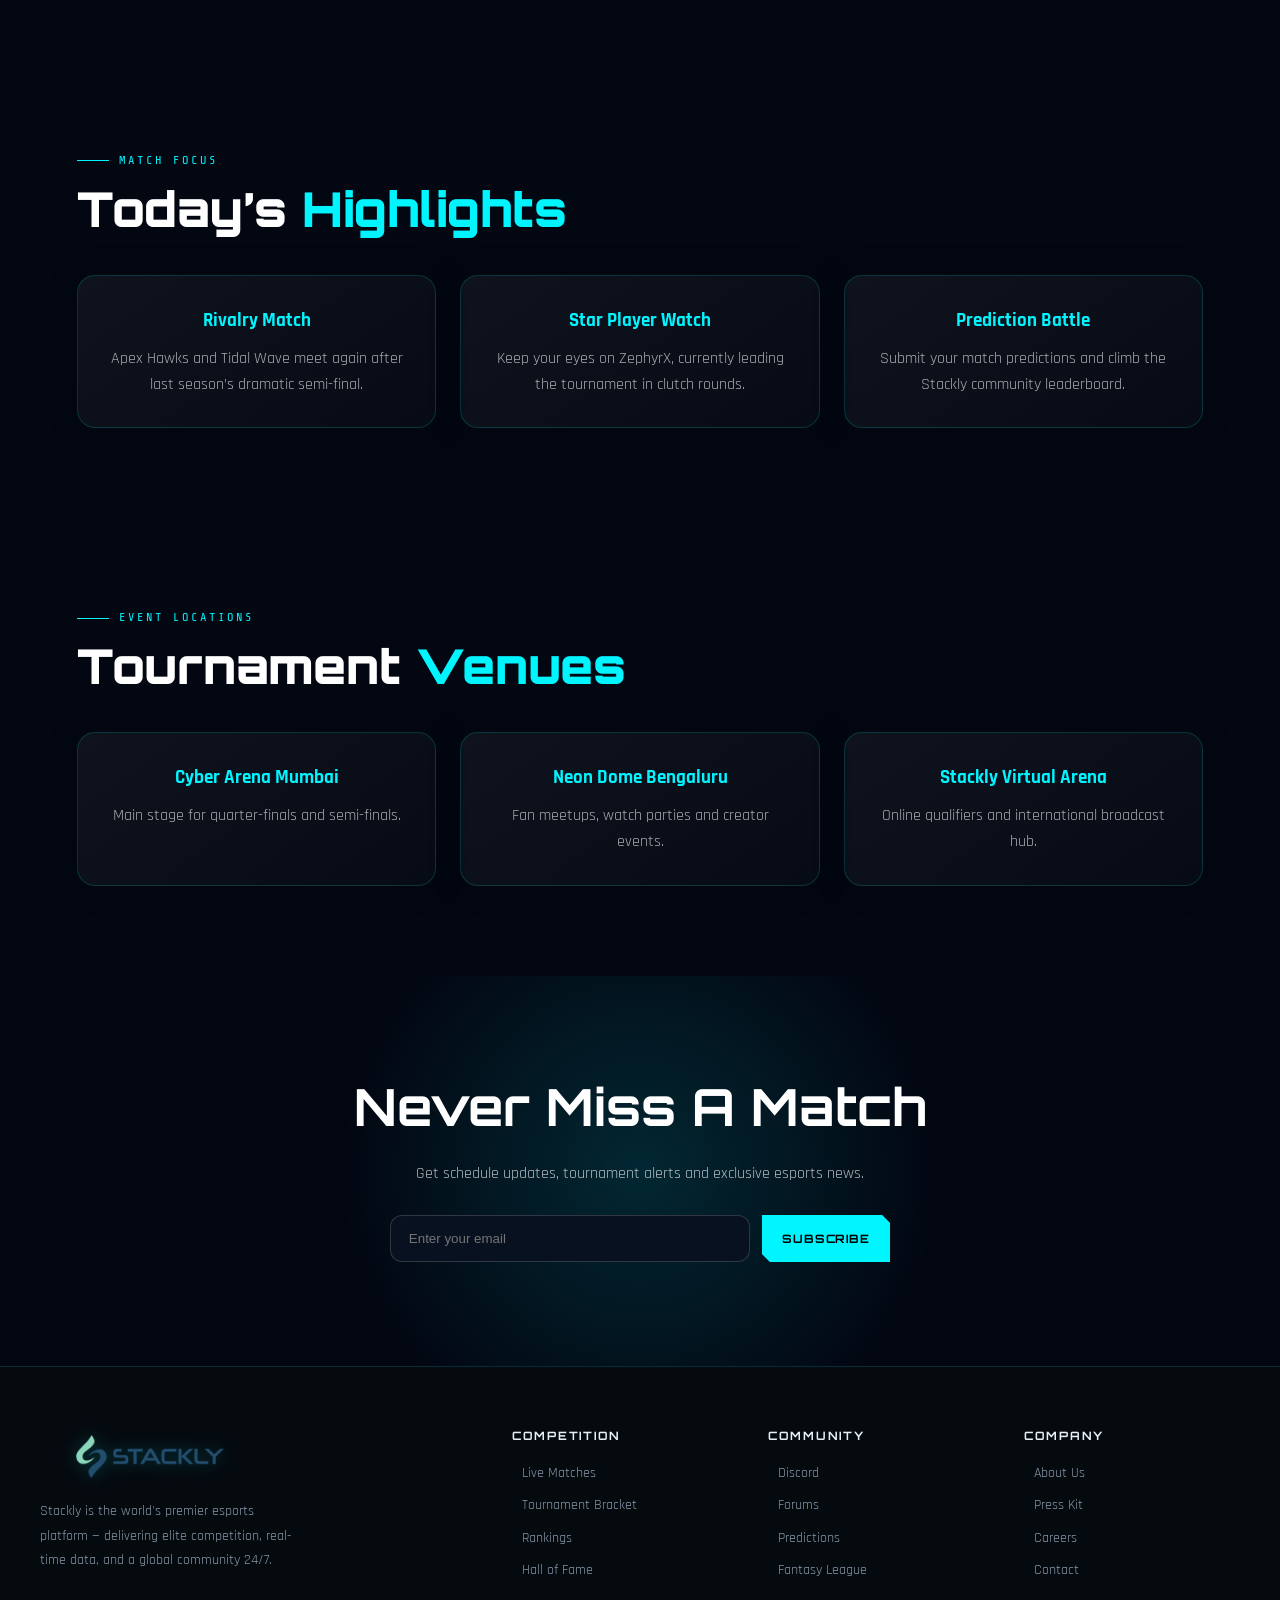
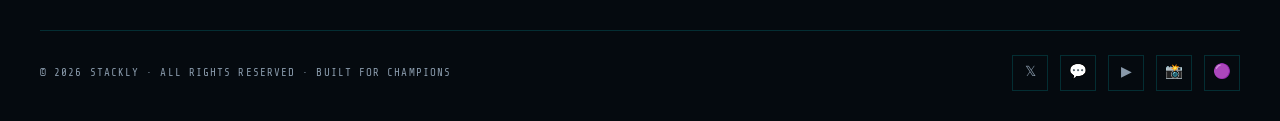
<file: schedule.html>
<!DOCTYPE html>
<html lang="en">
<head>
<meta charset="UTF-8" />
<meta name="viewport" content="width=device-width, initial-scale=1.0" />
<title>Schedule — STACKLY</title>

<link href="https://fonts.googleapis.com/css2?family=Orbitron:wght@400;700;900&family=Rajdhani:wght@300;400;500;600;700&family=Share+Tech+Mono&display=swap" rel="stylesheet" />
<link rel="stylesheet" href="styles.css" />

<style>
/* ===== EXTRA SCHEDULE PAGE CONTENT ===== */

.schedule-hero{
  padding:130px 6% 70px;
  background:
    radial-gradient(circle at 20% 20%, rgba(0,245,255,.18), transparent 35%),
    radial-gradient(circle at 80% 30%, rgba(139,0,255,.18), transparent 35%),
    linear-gradient(135deg,#030712,#06111f);
  text-align:center;
  color:#fff;
}

.schedule-hero h1{
  font-family:'Orbitron',sans-serif;
  font-size:clamp(2.5rem,6vw,5rem);
  margin-bottom:20px;
}

.schedule-hero p{
  max-width:760px;
  margin:0 auto 30px;
  color:rgba(255,255,255,.72);
  font-size:1.1rem;
}

.hero-badges{
  display:flex;
  justify-content:center;
  gap:15px;
  flex-wrap:wrap;
}

.hero-badges span{
  border:1px solid rgba(0,245,255,.3);
  background:rgba(0,245,255,.08);
  color:#00F5FF;
  padding:10px 16px;
  border-radius:999px;
  font-family:'Share Tech Mono',monospace;
}

.countdown-section,
.featured-tournament,
.upcoming-events,
.stream-section,
.match-highlights,
.venue-section,
.newsletter{
  padding:90px 6%;
  background:#030712;
  color:#fff;
}

.countdown-grid,
.event-grid,
.stream-grid,
.highlight-grid,
.venue-grid{
  display:grid;
  grid-template-columns:repeat(auto-fit,minmax(220px,1fr));
  gap:24px;
  margin-top:40px;
}

.count-box,
.event-card,
.stream-card,
.highlight-card,
.venue-card{
  background:linear-gradient(145deg,rgba(255,255,255,.05),rgba(255,255,255,.02));
  border:1px solid rgba(0,245,255,.16);
  border-radius:18px;
  padding:30px;
  text-align:center;
  transition:.35s ease;
  box-shadow:0 0 30px rgba(0,0,0,.25);
}

.count-box:hover,
.event-card:hover,
.stream-card:hover,
.highlight-card:hover,
.venue-card:hover{
  transform:translateY(-8px);
  border-color:rgba(0,245,255,.45);
  box-shadow:0 0 30px rgba(0,245,255,.18);
}

.count-box span{
  font-family:'Orbitron',sans-serif;
  font-size:2.6rem;
  font-weight:900;
  color:#00F5FF;
}

.count-box p,
.event-card p,
.stream-card p,
.highlight-card p,
.venue-card p{
  color:rgba(255,255,255,.65);
  margin-top:10px;
}

.featured-card{
  margin-top:40px;
  display:flex;
  justify-content:space-between;
  gap:40px;
  flex-wrap:wrap;
  padding:42px;
  border-radius:24px;
  background:
    linear-gradient(135deg,rgba(0,245,255,.1),rgba(139,0,255,.12)),
    #050b16;
  border:1px solid rgba(0,245,255,.2);
}

.featured-card h3{
  font-size:2rem;
  margin-bottom:14px;
  color:#fff;
}

.featured-card p{
  max-width:650px;
  color:rgba(255,255,255,.68);
  line-height:1.7;
}

.featured-stats{
  display:flex;
  gap:24px;
  flex-wrap:wrap;
}

.featured-stats div{
  min-width:120px;
  padding:20px;
  border-radius:16px;
  background:rgba(0,0,0,.25);
  border:1px solid rgba(255,255,255,.08);
  text-align:center;
}

.featured-stats strong{
  display:block;
  font-size:2rem;
  color:#00F5FF;
  font-family:'Orbitron',sans-serif;
}

.featured-stats span{
  color:rgba(255,255,255,.65);
}

.event-card h3,
.stream-card h3,
.highlight-card h3,
.venue-card h3{
  color:#00F5FF;
  margin-bottom:10px;
}

.newsletter{
  text-align:center;
  background:
    radial-gradient(circle at center,rgba(0,245,255,.14),transparent 45%),
    #020611;
}

.newsletter h2{
  font-size:clamp(2rem,4vw,3.5rem);
  font-family:'Orbitron',sans-serif;
}

.newsletter p{
  color:rgba(255,255,255,.7);
  margin-top:14px;
}

.newsletter-form{
  margin-top:28px;
  display:flex;
  justify-content:center;
  gap:12px;
  flex-wrap:wrap;
}

.newsletter-form input{
  width:min(360px,100%);
  padding:15px 18px;
  border-radius:12px;
  border:1px solid rgba(255,255,255,.16);
  background:#08111f;
  color:#fff;
  outline:none;
}

.newsletter-form input:focus{
  border-color:#00F5FF;
  box-shadow:0 0 18px rgba(0,245,255,.2);
}

@media(max-width:768px){
  .schedule-hero{
    padding:110px 5% 55px;
  }

  .featured-card{
    padding:28px;
  }

  .featured-stats{
    width:100%;
  }

  .featured-stats div{
    flex:1 1 100%;
  }

  .countdown-section,
  .featured-tournament,
  .upcoming-events,
  .stream-section,
  .match-highlights,
  .venue-section,
  .newsletter{
    padding:70px 5%;
  }
}
</style>
</head>

<body>

<nav class="nav">
  <a href="index.html" class="nav-logo">
    <img src="assets/logo-dark.webp" alt="Stackly Logo" class="site-logo-img">
  </a>

  <ul class="nav-links">
    <li><a href="index.html">Home</a></li>
    <li><a href="live.html">Live</a></li>
    <li><a href="teams.html">Teams</a></li>
    <li><a href="bracket.html">Bracket</a></li>
    <li><a href="players.html">Players</a></li>
    <li><a href="news.html">News</a></li>
    <li><a href="schedule.html">Schedule</a></li>
  </ul>

  <div class="nav-auth">
    <button class="btn-login" id="openLogin">Log In</button>
    <button class="btn-signup" id="openSignup">Sign Up</button>
  </div>

  <button class="hamburger" id="hamburger" aria-label="Menu">
    <span></span><span></span><span></span>
  </button>
</nav>

<div class="mobile-menu" id="mobileMenu">
  <a href="index.html">Home</a>
  <a href="live.html">Live Matches</a>
  <a href="featured.html">Featured Game</a>
  <a href="teams.html">Teams</a>
  <a href="bracket.html">Tournament</a>
  <a href="stats.html">Player Stats</a>
  <a href="players.html">Players</a>
  <a href="news.html">News</a>
  <a href="schedule.html">Schedule</a>
  <a href="streaming.html">Streams</a>
  <a href="community.html">Community</a>
  <a href="sponsors.html">Sponsors</a>

  <div class="mobile-auth-btns">
    <button class="btn-login" id="openLoginMobile">Log In</button>
    <button class="btn-signup" id="openSignupMobile">Sign Up</button>
  </div>
</div>

<main class="page-main">

<section class="schedule-hero">
  <div class="eyebrow">STACKLY Esports Calendar</div>
  <h1>Never Miss A Match</h1>
  <p>
    Follow today’s battles, weekly tournaments, featured finals, live streams,
    venue updates and championship announcements from one powerful schedule hub.
  </p>

  <div class="hero-badges">
    <span>Live Updates</span>
    <span>Global Events</span>
    <span>Pro Teams</span>
    <span>24/7 Coverage</span>
  </div>
</section>

<section class="section schedule" id="schedule">
  <div class="section-inner">
    <div class="eyebrow">Upcoming Events</div>
    <h2 class="section-title reveal">Match <span class="cyan">Schedule</span></h2>

    <div class="schedule-tabs">
      <button class="schedule-tab active">Today</button>
      <button class="schedule-tab">This Week</button>
      <button class="schedule-tab">This Month</button>
    </div>

    <div class="schedule-list">
      <div class="schedule-item reveal">
        <div class="schedule-time">18:00 IST</div>
        <div>
          <div class="schedule-match">Apex Hawks vs Tidal Wave</div>
          <div class="schedule-detail">World Championship · Quarter-Final B</div>
        </div>
        <span class="schedule-game-tag tag">VALORANT</span>
      </div>

      <div class="schedule-item reveal reveal-delay-1">
        <div class="schedule-time">20:30 IST</div>
        <div>
          <div class="schedule-match">Inferno vs Night Ops</div>
          <div class="schedule-detail">World Championship · Quarter-Final C</div>
        </div>
        <span class="schedule-game-tag tag">CS2</span>
      </div>

      <div class="schedule-item reveal reveal-delay-2">
        <div class="schedule-time">22:00 IST</div>
        <div>
          <div class="schedule-match">Iron Wolves vs Byte Force</div>
          <div class="schedule-detail">World Championship · Quarter-Final D</div>
        </div>
        <span class="schedule-game-tag tag">LoL</span>
      </div>

      <div class="schedule-item reveal reveal-delay-3">
        <div class="schedule-time">00:00 IST</div>
        <div>
          <div class="schedule-match">Dragon Force vs Volt Squad</div>
          <div class="schedule-detail">World Championship · Grand Final REMATCH</div>
        </div>
        <span class="schedule-game-tag tag" style="color:var(--red);border-color:var(--red)">FEATURED</span>
      </div>
    </div>
  </div>
</section>

<section class="countdown-section">
  <div class="section-inner">
    <div class="eyebrow">Grand Finals</div>
    <h2 class="section-title">Championship <span class="cyan">Countdown</span></h2>

    <div class="countdown-grid">
      <div class="count-box">
        <span>12</span>
        <p>Days</p>
      </div>

      <div class="count-box">
        <span>08</span>
        <p>Hours</p>
      </div>

      <div class="count-box">
        <span>34</span>
        <p>Minutes</p>
      </div>

      <div class="count-box">
        <span>21</span>
        <p>Seconds</p>
      </div>
    </div>
  </div>
</section>

<section class="featured-tournament">
  <div class="section-inner">
    <div class="eyebrow">Major Event</div>
    <h2 class="section-title">Featured <span class="cyan">Tournament</span></h2>

    <div class="featured-card">
      <div>
        <h3>STACKLY World Championship 2025</h3>
        <p>
          The biggest esports tournament of the year featuring 32 elite teams
          from across the world competing for glory, ranking points and a massive
          championship prize pool.
        </p>
      </div>

      <div class="featured-stats">
        <div>
          <strong>32</strong>
          <span>Teams</span>
        </div>

        <div>
          <strong>$5M</strong>
          <span>Prize Pool</span>
        </div>

        <div>
          <strong>15M+</strong>
          <span>Viewers</span>
        </div>
      </div>
    </div>
  </div>
</section>

<section class="upcoming-events">
  <div class="section-inner">
    <div class="eyebrow">Coming Soon</div>
    <h2 class="section-title">Upcoming <span class="cyan">Events</span></h2>

    <div class="event-grid">
      <div class="event-card">
        <h3>Valorant Masters</h3>
        <p>Starts: July 12, 2025</p>
      </div>

      <div class="event-card">
        <h3>CS2 Global Series</h3>
        <p>Starts: August 03, 2025</p>
      </div>

      <div class="event-card">
        <h3>League World Cup</h3>
        <p>Starts: September 10, 2025</p>
      </div>

      <div class="event-card">
        <h3>Mobile Arena Clash</h3>
        <p>Starts: October 18, 2025</p>
      </div>
    </div>
  </div>
</section>

<section class="stream-section">
  <div class="section-inner">
    <div class="eyebrow">Broadcasts</div>
    <h2 class="section-title">Live <span class="cyan">Streams</span></h2>

    <div class="stream-grid">
      <div class="stream-card">
        <h3>English Stream</h3>
        <p>Twitch, YouTube and Stackly Live</p>
      </div>

      <div class="stream-card">
        <h3>Hindi Stream</h3>
        <p>YouTube Gaming and regional partners</p>
      </div>

      <div class="stream-card">
        <h3>Regional Streams</h3>
        <p>Kannada, Tamil, Telugu and more</p>
      </div>
    </div>
  </div>
</section>

<section class="match-highlights">
  <div class="section-inner">
    <div class="eyebrow">Match Focus</div>
    <h2 class="section-title">Today’s <span class="cyan">Highlights</span></h2>

    <div class="highlight-grid">
      <div class="highlight-card">
        <h3>Rivalry Match</h3>
        <p>Apex Hawks and Tidal Wave meet again after last season’s dramatic semi-final.</p>
      </div>

      <div class="highlight-card">
        <h3>Star Player Watch</h3>
        <p>Keep your eyes on ZephyrX, currently leading the tournament in clutch rounds.</p>
      </div>

      <div class="highlight-card">
        <h3>Prediction Battle</h3>
        <p>Submit your match predictions and climb the Stackly community leaderboard.</p>
      </div>
    </div>
  </div>
</section>

<section class="venue-section">
  <div class="section-inner">
    <div class="eyebrow">Event Locations</div>
    <h2 class="section-title">Tournament <span class="cyan">Venues</span></h2>

    <div class="venue-grid">
      <div class="venue-card">
        <h3>Cyber Arena Mumbai</h3>
        <p>Main stage for quarter-finals and semi-finals.</p>
      </div>

      <div class="venue-card">
        <h3>Neon Dome Bengaluru</h3>
        <p>Fan meetups, watch parties and creator events.</p>
      </div>

      <div class="venue-card">
        <h3>Stackly Virtual Arena</h3>
        <p>Online qualifiers and international broadcast hub.</p>
      </div>
    </div>
  </div>
</section>

<section class="newsletter">
  <div class="section-inner">
    <h2>Never Miss A Match</h2>
    <p>Get schedule updates, tournament alerts and exclusive esports news.</p>

    <div class="newsletter-form">
      <input type="email" id="newsletterEmail" placeholder="Enter your email">
      <button class="btn-signup" id="subscribeBtn" type="button">Subscribe</button>
    </div>

    <p id="subscribeMessage" class="subscribe-message" aria-live="polite"></p>
  </div>
</section>

</main>

<footer>
  <div class="footer-inner">
    <div class="footer-top">
      <div class="footer-brand">
        <a href="index.html" class="nav-logo">
          <img src="assets/logo-dark.webp" alt="Stackly Logo" class="site-logo-img footer-logo-img">
        </a>

        <p>Stackly is the world's premier esports platform — delivering elite competition, real-time data, and a global community 24/7.</p>
      </div>

      <div class="footer-col">
        <h4>Competition</h4>
        <ul>
           <ul>
          <li><a href="live.html">Live Matches</a></li>
          <li><a href="bracket.html">Tournament Bracket</a></li>
          <li><a href="players.html">Rankings</a></li>
          <li><a href="players.html">Hall of Fame</a></li>
        </ul>
      </div>

      <div class="footer-col">
        <h4>Community</h4>
        <ul>
          <li><a href="404page.html">Discord</a></li>
          <li><a href="404page.html">Forums</a></li>
          <li><a href="404page.html">Predictions</a></li>
          <li><a href="404page.html">Fantasy League</a></li>
        </ul>
      </div>

      <div class="footer-col">
        <h4>Company</h4>
        <ul>
          <li><a href="404page.html">About Us</a></li>
          <li><a href="404page.html">Press Kit</a></li>
          <li><a href="404page.html">Careers</a></li>
          <li><a href="404page.html">Contact</a></li>
        </ul>
      </div>
    </div>

    <div class="footer-bottom">
      <div class="footer-copy">© 2026 STACKLY · ALL RIGHTS RESERVED · BUILT FOR CHAMPIONS</div>

      <div class="footer-social">
        <a href="404page.html" class="social-link" aria-label="Twitter">𝕏</a>
        <a href="404page.html" class="social-link" aria-label="Discord">💬</a>
        <a href="404page.html" class="social-link" aria-label="YouTube">▶</a>
        <a href="404page.html" class="social-link" aria-label="Instagram">📸</a>
        <a href="404page.html" class="social-link" aria-label="Twitch">🟣</a>
      </div>
    </div>
  </div>
</footer>

<div class="auth-overlay" id="authOverlay">
  <div class="auth-modal" id="authModal">
    <button class="auth-close" id="authClose" aria-label="Close">✕</button>

    <div class="auth-logo-wrap">
      <img src="assets/logo-dark.webp" alt="Stackly Logo" class="auth-logo-img">
    </div>

    <div class="auth-tabs">
      <button class="auth-tab active" data-tab="login">Log In</button>
      <button class="auth-tab" data-tab="signup">Sign Up</button>
    </div>

    <div class="auth-panel active" id="panel-login">
      <div class="auth-heading">Welcome back</div>
      <p class="auth-sub">Enter the arena. Your stats await.</p>

      <div class="auth-field">
        <label>Email Address</label>
        <input type="email" placeholder="you@example.com" autocomplete="email" />
      </div>

      <div class="auth-field">
        <label>Password</label>
        <input type="password" placeholder="••••••••" autocomplete="current-password" />
      </div>

      <a href="404page.html" class="auth-forgot">Forgot password?</a>
      <button class="auth-submit">Log In to Stackly</button>

      <div class="auth-divider"><span>or continue with</span></div>

      <div class="auth-social">
        <button class="auth-social-btn">🌐 Google</button>
        <button class="auth-social-btn">🎮 Discord</button>
      </div>

      <div class="auth-switch">
        Don't have an account?
        <button id="switchToSignup">Sign up free</button>
      </div>
    </div>

    <div class="auth-panel" id="panel-signup">
      <div class="auth-heading">Create your account</div>
      <p class="auth-sub">Join 4.8M players — track matches, predict outcomes, rise the ranks.</p>

      <div class="auth-field-row">
        <div class="auth-field">
          <label>First Name</label>
          <input type="text" placeholder="Arjun" autocomplete="given-name" />
        </div>

        <div class="auth-field">
          <label>Last Name</label>
          <input type="text" placeholder="Sharma" autocomplete="family-name" />
        </div>
      </div>

      <div class="auth-field">
        <label>Gamertag / Username</label>
        <input type="text" placeholder="ZephyrX" autocomplete="username" />
      </div>

      <div class="auth-field">
        <label>Email Address</label>
        <input type="email" placeholder="you@example.com" autocomplete="email" />
      </div>

      <div class="auth-field">
        <label>Password</label>
        <input type="password" placeholder="Create a strong password" id="signupPassword" autocomplete="new-password" />
        <div class="password-strength">
          <div class="strength-bar" id="s1"></div>
          <div class="strength-bar" id="s2"></div>
          <div class="strength-bar" id="s3"></div>
          <div class="strength-bar" id="s4"></div>
        </div>
      </div>

      <button class="auth-submit">Create Account</button>

      <div class="auth-divider"><span>or sign up with</span></div>

      <div class="auth-social">
        <button class="auth-social-btn">🌐 Google</button>
        <button class="auth-social-btn">🎮 Discord</button>
      </div>

      <p class="auth-terms">
        By signing up you agree to our
        <a href="404page.html">Terms of Service</a> and
        <a href="404page.html">Privacy Policy</a>.
      </p>

      <div class="auth-switch">
        Already have an account?
        <button id="switchToLogin">Log in</button>
      </div>
    </div>
  </div>
</div>

<script src="script.js"></script>

<script>
const subscribeBtn = document.getElementById("subscribeBtn");
const newsletterEmail = document.getElementById("newsletterEmail");
const subscribeMessage = document.getElementById("subscribeMessage");

if (subscribeBtn && newsletterEmail && subscribeMessage) {
  subscribeBtn.addEventListener("click", function () {
    const email = newsletterEmail.value.trim();
    const emailPattern = /^[^\s@]+@[^\s@]+\.[^\s@]+$/;

    if (email === "") {
      subscribeMessage.style.color = "#ff4d4d";
      subscribeMessage.textContent = "Please enter your email address.";
      newsletterEmail.focus();
      return;
    }

    if (!emailPattern.test(email)) {
      subscribeMessage.style.color = "#ff4d4d";
      subscribeMessage.textContent = "Please enter a valid email address.";
      newsletterEmail.focus();
      return;
    }

    subscribeMessage.style.color = "#00F5FF";
    subscribeMessage.textContent = "✅ Successfully subscribed! You will receive match updates soon.";
    newsletterEmail.value = "";
  });

  newsletterEmail.addEventListener("keydown", function (event) {
    if (event.key === "Enter") {
      subscribeBtn.click();
    }
  });
}
</script>

</body>
</html>
</file>
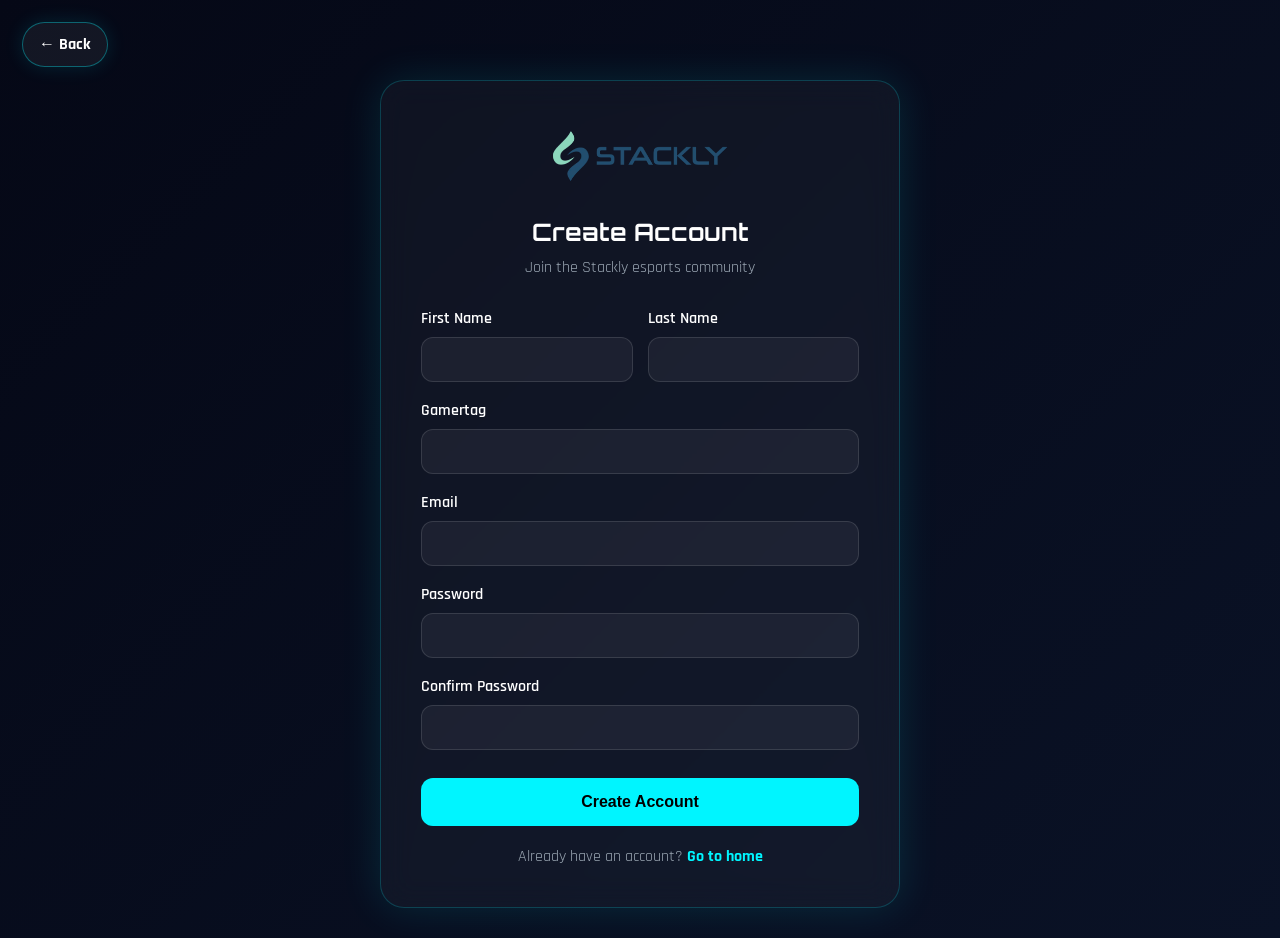
<file: signup.html>
<!DOCTYPE html>
<html lang="en">
<head>
<meta charset="UTF-8">
<meta name="viewport" content="width=device-width, initial-scale=1.0">
<title>Sign Up - Stackly</title>
<link href="https://fonts.googleapis.com/css2?family=Orbitron:wght@400;700;900&family=Rajdhani:wght@400;500;600;700&display=swap" rel="stylesheet">
<style>
*{margin:0;padding:0;box-sizing:border-box}
body{
  min-height:100vh;
  display:flex;
  justify-content:center;
  align-items:center;
  padding:80px 20px 30px;
  background:linear-gradient(135deg,#050816,#0a1226);
  font-family:'Rajdhani',sans-serif;
}
.back-btn{
  position:fixed;
  top:22px;
  left:22px;
  display:inline-flex;
  align-items:center;
  gap:8px;
  padding:11px 16px;
  border-radius:999px;
  border:1px solid rgba(0,245,255,.35);
  background:rgba(255,255,255,.06);
  color:#fff;
  text-decoration:none;
  font-weight:700;
  box-shadow:0 0 20px rgba(0,245,255,.12);
  transition:.3s;
  z-index:10;
}
.back-btn:hover{transform:translateY(-2px);background:rgba(0,245,255,.14);color:#00F5FF}
.signup-card{
  width:100%;
  max-width:520px;
  background:rgba(255,255,255,.04);
  border:1px solid rgba(0,245,255,.2);
  border-radius:24px;
  padding:40px;
  backdrop-filter:blur(15px);
  box-shadow:0 0 40px rgba(0,245,255,.12);
}
.logo{text-align:center;margin-bottom:20px}
.signup-logo-img{height:70px;max-width:260px;width:auto;object-fit:contain}
h2{color:#fff;text-align:center;margin-bottom:10px;font-family:'Orbitron',sans-serif}
.sub{text-align:center;color:#9aa6b2;margin-bottom:30px}
.form-group{margin-bottom:18px}
label{display:block;color:#fff;margin-bottom:8px;font-weight:600}
input{
  width:100%;
  padding:14px;
  border-radius:12px;
  border:1px solid rgba(255,255,255,.12);
  background:rgba(255,255,255,.05);
  color:#fff;
  outline:none;
}
input:focus{border-color:#00F5FF;box-shadow:0 0 0 3px rgba(0,245,255,.12)}
.row{display:grid;grid-template-columns:1fr 1fr;gap:15px}
.signup-btn{
  width:100%;
  padding:15px;
  border:none;
  border-radius:12px;
  background:#00F5FF;
  color:#000;
  font-weight:800;
  cursor:pointer;
  margin-top:10px;
  transition:.3s;
  font-size:1rem;
}
.signup-btn:hover{transform:translateY(-2px);box-shadow:0 0 20px rgba(0,245,255,.5)}
.message{
  display:none;
  margin-top:16px;
  padding:12px 14px;
  border-radius:12px;
  background:rgba(0,245,255,.12);
  border:1px solid rgba(0,245,255,.25);
  color:#dffcff;
  text-align:center;
  font-weight:600;
}
.message.show{display:block}
.login-link{text-align:center;margin-top:20px;color:#9aa6b2}
.login-link a{color:#00F5FF;text-decoration:none;font-weight:700}
@media(max-width:600px){
  body{padding:74px 14px 24px}
  .back-btn{top:14px;left:14px;padding:9px 13px;font-size:.95rem}
  .signup-logo-img{height:55px;max-width:220px}
  .signup-card{padding:25px;border-radius:20px}
  .row{grid-template-columns:1fr;gap:0}
}
</style>
</head>
<body>
<a href="index.html" class="back-btn">← Back</a>

<div class="signup-card">
  <div class="logo">
    <img src="assets/logo-dark.webp" alt="Stackly Logo" class="signup-logo-img">
  </div>

  <h2>Create Account</h2>
  <p class="sub">Join the Stackly esports community</p>

  <form id="signupForm">
    <div class="row">
      <div class="form-group">
        <label>First Name</label>
        <input type="text" required>
      </div>
      <div class="form-group">
        <label>Last Name</label>
        <input type="text" required>
      </div>
    </div>

    <div class="form-group">
      <label>Gamertag</label>
      <input type="text" required>
    </div>

    <div class="form-group">
      <label>Email</label>
      <input type="email" required>
    </div>

    <div class="form-group">
      <label>Password</label>
      <input type="password" id="password" required>
    </div>

    <div class="form-group">
      <label>Confirm Password</label>
      <input type="password" id="confirmPassword" required>
    </div>

    <button type="submit" class="signup-btn">Create Account</button>
  </form>

  <div id="signupMessage" class="message">Account created successfully! Opening dashboard...</div>

  <div class="login-link">
    Already have an account? <a href="index.html">Go to home</a>
  </div>
</div>

<script>
document.getElementById('signupForm').addEventListener('submit', function(e){
  e.preventDefault();
  const inputs = Array.from(this.querySelectorAll('input'));
  const empty = inputs.some(input => !input.value.trim());
  if(empty){
    alert('Please fill all the boxes before continuing.');
    return;
  }

  const password = document.getElementById('password').value;
  const confirmPassword = document.getElementById('confirmPassword').value;

  if(password !== confirmPassword){
    alert('Password and Confirm Password must match.');
    return;
  }

  document.getElementById('signupMessage').classList.add('show');
  this.reset();
  setTimeout(() => {
    window.location.href = 'dashboard.html';
  }, 1200);
});
</script>
</body>
</html>
</file>
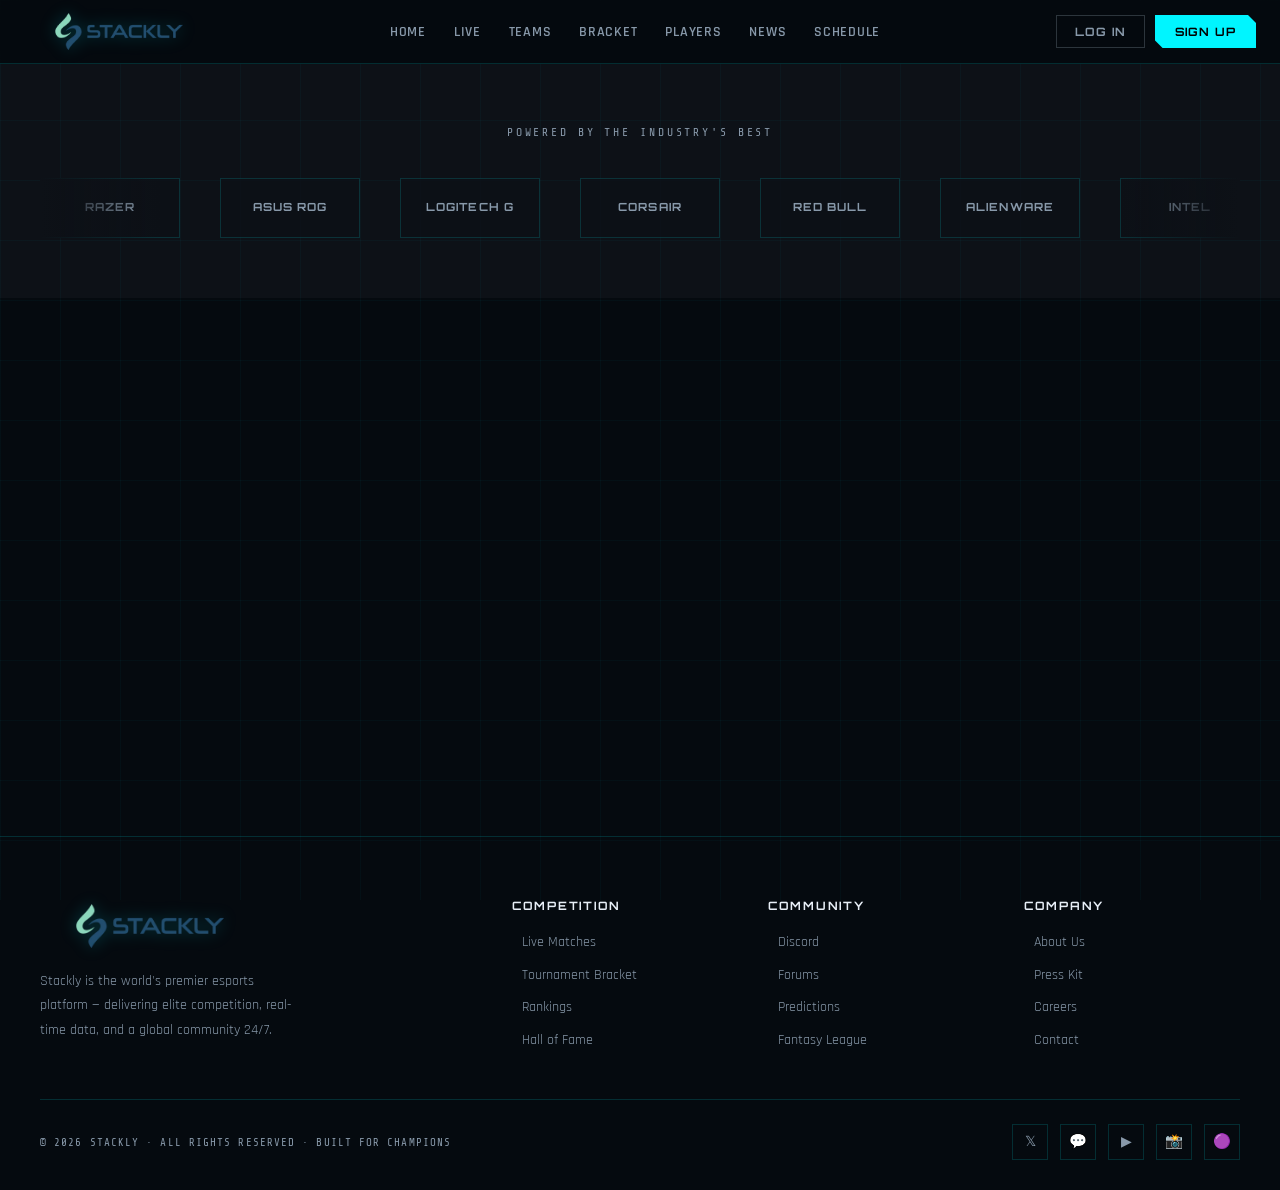
<file: sponsors.html>
<!DOCTYPE html>
<html lang="en">
<head>
<meta charset="UTF-8" />
<meta name="viewport" content="width=device-width, initial-scale=1.0" />
<title>Sponsors — STACKLY</title>
<link href="https://fonts.googleapis.com/css2?family=Orbitron:wght@400;700;900&family=Rajdhani:wght@300;400;500;600;700&family=Share+Tech+Mono&display=swap" rel="stylesheet" />
<link rel="stylesheet" href="styles.css" />
</head>
<body>
<nav class="nav">
  <a href="index.html" class="nav-logo">
    <img src="assets/logo-dark.webp" alt="Stackly Logo" class="site-logo-img">
  </a>
  <ul class="nav-links">
    <li><a href="index.html">Home</a></li>
    <li><a href="live.html">Live</a></li>
    <li><a href="teams.html">Teams</a></li>
    <li><a href="bracket.html">Bracket</a></li>
    <li><a href="players.html">Players</a></li>
    <li><a href="news.html">News</a></li>
    <li><a href="schedule.html">Schedule</a></li>
  </ul>
  <div class="nav-auth">
    <button class="btn-login" id="openLogin">Log In</button>
    <button class="btn-signup" id="openSignup">Sign Up</button>
  </div>
  <button class="hamburger" id="hamburger" aria-label="Menu"><span></span><span></span><span></span></button>
</nav>

<div class="mobile-menu" id="mobileMenu">
  <a href="index.html">Home</a>
  <a href="live.html">Live Matches</a>
  <a href="featured.html">Featured Game</a>
  <a href="teams.html">Teams</a>
  <a href="bracket.html">Tournament</a>
  <a href="stats.html">Player Stats</a>
  <a href="players.html">Players</a>
  <a href="news.html">News</a>
  <a href="schedule.html">Schedule</a>
  <a href="streaming.html">Streams</a>
  <a href="community.html">Community</a>
  <a href="sponsors.html">Sponsors</a>
  <div class="mobile-auth-btns">
    <button class="btn-login" id="openLoginMobile">Log In</button>
    <button class="btn-signup" id="openSignupMobile">Sign Up</button>
  </div>
</div>
<main class="page-main">
<section class="sponsors">
  <div class="section-inner">
    <div class="sponsors-title">Powered by the industry's best</div>
    <div class="sponsors-marquee-wrap">
      <div class="sponsors-track" id="sponsorsTrack">
        <div class="sponsor-logo">RAZER</div>
        <div class="sponsor-logo">ASUS ROG</div>
        <div class="sponsor-logo">LOGITECH G</div>
        <div class="sponsor-logo">CORSAIR</div>
        <div class="sponsor-logo">RED BULL</div>
        <div class="sponsor-logo">ALIENWARE</div>
        <div class="sponsor-logo">INTEL</div>
        <div class="sponsor-logo">NVIDIA</div>
        <div class="sponsor-logo">SECRETLAB</div>
        <div class="sponsor-logo">STEELSERIES</div>
        <div class="sponsor-logo">RAZER</div>
        <div class="sponsor-logo">ASUS ROG</div>
        <div class="sponsor-logo">LOGITECH G</div>
        <div class="sponsor-logo">CORSAIR</div>
        <div class="sponsor-logo">RED BULL</div>
        <div class="sponsor-logo">ALIENWARE</div>
        <div class="sponsor-logo">INTEL</div>
        <div class="sponsor-logo">NVIDIA</div>
        <div class="sponsor-logo">SECRETLAB</div>
        <div class="sponsor-logo">STEELSERIES</div>
      </div>
    </div>
  </div>
</section>
</main>
<footer>
  <div class="footer-inner">
    <div class="footer-top">
      <div class="footer-brand">
        <a href="index.html" class="nav-logo">
          <img src="assets/logo-dark.webp" alt="Stackly Logo" class="site-logo-img footer-logo-img">
        </a>
        <p>Stackly is the world's premier esports platform — delivering elite competition, real-time data, and a global community 24/7.</p>
      </div>
      <div class="footer-col">
        <h4>Competition</h4>
         <ul>
          <li><a href="live.html">Live Matches</a></li>
          <li><a href="bracket.html">Tournament Bracket</a></li>
          <li><a href="players.html">Rankings</a></li>
          <li><a href="players.html">Hall of Fame</a></li>
        </ul>
      </div>
      <div class="footer-col">
        <h4>Community</h4>
        <ul>
          <li><a href="404page.html">Discord</a></li>
          <li><a href="404page.html">Forums</a></li>
          <li><a href="404page.html">Predictions</a></li>
          <li><a href="404page.html">Fantasy League</a></li>
        </ul>
      </div>
      <div class="footer-col">
        <h4>Company</h4>
        <ul>
          <li><a href="404page.html">About Us</a></li>
          <li><a href="404page.html">Press Kit</a></li>
          <li><a href="404page.html">Careers</a></li>
          <li><a href="404page.html">Contact</a></li>
        </ul>
      </div>
    </div>
    <div class="footer-bottom">
      <div class="footer-copy">© 2026 STACKLY · ALL RIGHTS RESERVED · BUILT FOR CHAMPIONS</div>
      <div class="footer-social">
        <a href="404page.html" class="social-link" aria-label="Twitter">𝕏</a>
        <a href="404page.html" class="social-link" aria-label="Discord">💬</a>
        <a href="404page.html" class="social-link" aria-label="YouTube">▶</a>
        <a href="404page.html" class="social-link" aria-label="Instagram">📸</a>
        <a href="404page.html" class="social-link" aria-label="Twitch">🟣</a>
      </div>
    </div>
  </div>
</footer>
<div class="auth-overlay" id="authOverlay">
  <div class="auth-modal" id="authModal">
    <button class="auth-close" id="authClose" aria-label="Close">✕</button>

    <!-- Logo -->
    <div class="auth-logo-wrap">
      <img src="assets/logo-dark.webp" alt="Stackly Logo" class="auth-logo-img">
    </div>

    <!-- Tabs -->
    <div class="auth-tabs">
      <button class="auth-tab active" data-tab="login">Log In</button>
      <button class="auth-tab" data-tab="signup">Sign Up</button>
    </div>

    <!-- LOGIN PANEL -->
    <div class="auth-panel active" id="panel-login">
      <div class="auth-heading">Welcome back</div>
      <p class="auth-sub">Enter the arena. Your stats await.</p>

      <div class="auth-field">
        <label>Email Address</label>
        <input type="email" placeholder="you@example.com" autocomplete="email" />
      </div>
      <div class="auth-field">
        <label>Password</label>
        <input type="password" placeholder="••••••••" autocomplete="current-password" />
      </div>
      <a href="404page.html" class="auth-forgot">Forgot password?</a>
      <button class="auth-submit">Log In to Stackly</button>

      <div class="auth-divider"><span>or continue with</span></div>
      <div class="auth-social">
        <button class="auth-social-btn">🌐 Google</button>
        <button class="auth-social-btn">🎮 Discord</button>
      </div>

      <div class="auth-switch">Don't have an account? <button id="switchToSignup">Sign up free</button></div>
    </div>

    <!-- SIGNUP PANEL -->
    <div class="auth-panel" id="panel-signup">
      <div class="auth-heading">Create your account</div>
      <p class="auth-sub">Join 4.8M players — track matches, predict outcomes, rise the ranks.</p>

      <div class="auth-field-row">
        <div class="auth-field">
          <label>First Name</label>
          <input type="text" placeholder="Arjun" autocomplete="given-name" />
        </div>
        <div class="auth-field">
          <label>Last Name</label>
          <input type="text" placeholder="Sharma" autocomplete="family-name" />
        </div>
      </div>
      <div class="auth-field">
        <label>Gamertag / Username</label>
        <input type="text" placeholder="ZephyrX" autocomplete="username" />
      </div>
      <div class="auth-field">
        <label>Email Address</label>
        <input type="email" placeholder="you@example.com" autocomplete="email" />
      </div>
      <div class="auth-field">
        <label>Password</label>
        <input type="password" placeholder="Create a strong password" id="signupPassword" autocomplete="new-password" />
        <div class="password-strength">
          <div class="strength-bar" id="s1"></div>
          <div class="strength-bar" id="s2"></div>
          <div class="strength-bar" id="s3"></div>
          <div class="strength-bar" id="s4"></div>
        </div>
      </div>

      <button class="auth-submit">Create Account</button>

      <div class="auth-divider"><span>or sign up with</span></div>
      <div class="auth-social">
        <button class="auth-social-btn">🌐 Google</button>
        <button class="auth-social-btn">🎮 Discord</button>
      </div>

      <p class="auth-terms">By signing up you agree to our <a href="404page.html">Terms of Service</a> and <a href="404page.html">Privacy Policy</a>.</p>
      <div class="auth-switch">Already have an account? <button id="switchToLogin">Log in</button></div>
    </div>
  </div>
</div>
<script src="script.js"></script>
</body>
</html>
</file>
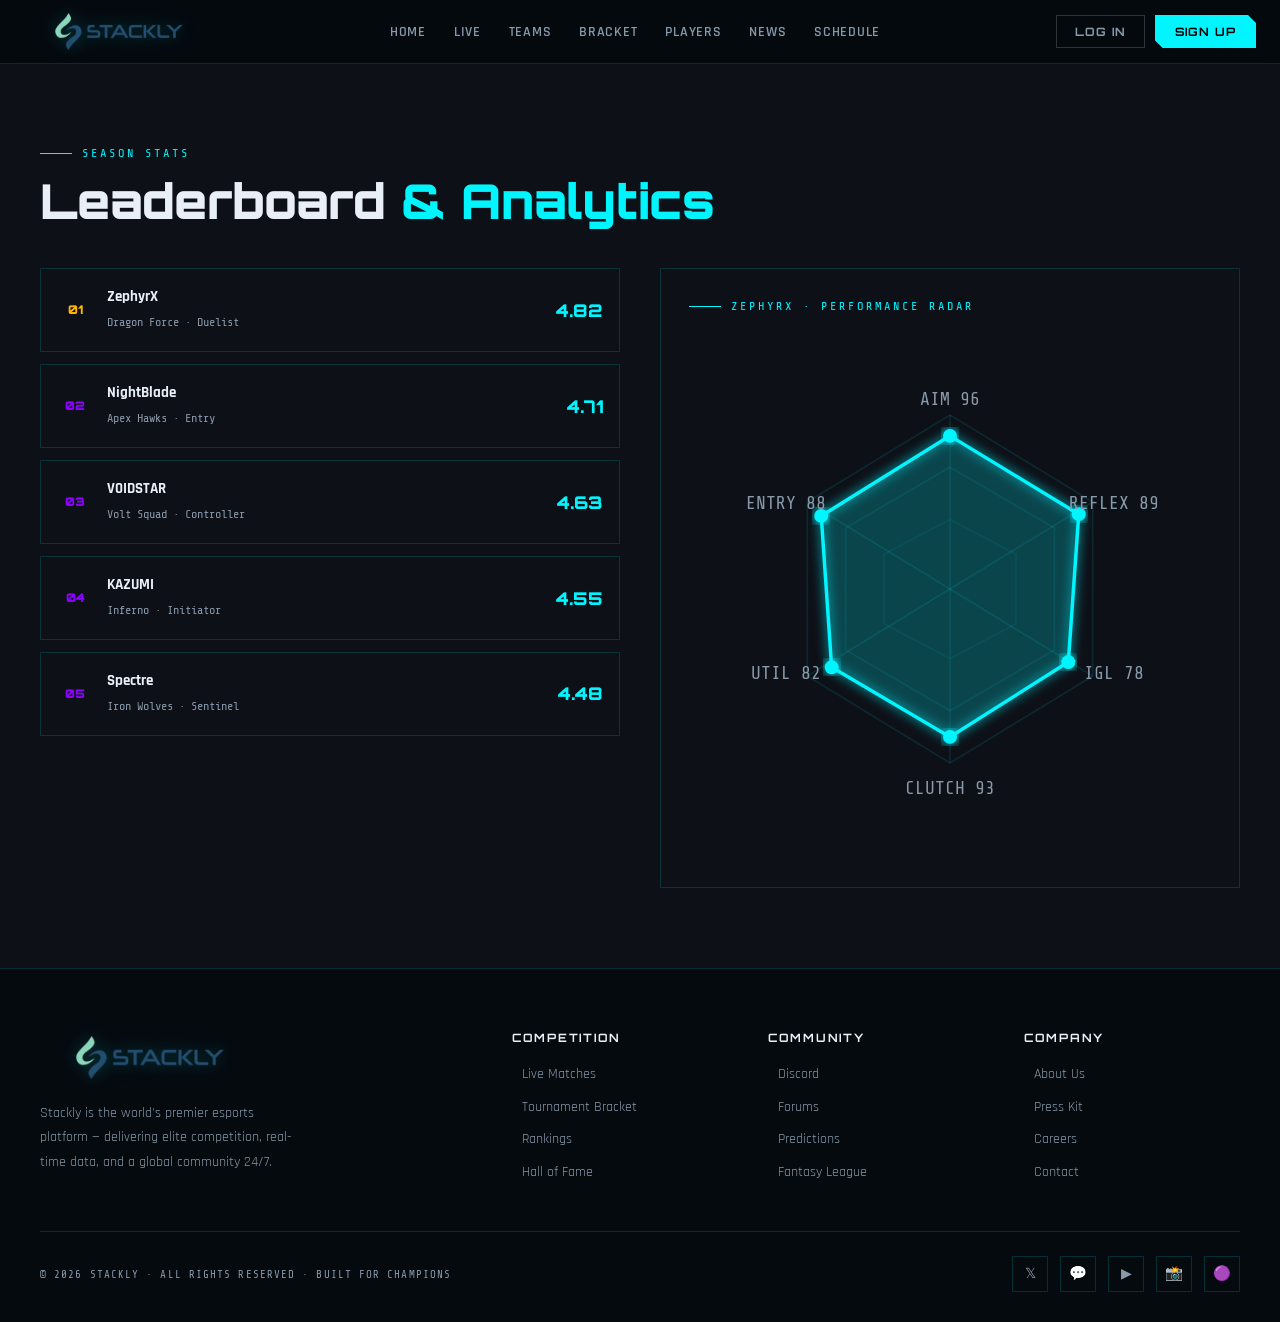
<file: stats.html>
<!DOCTYPE html>
<html lang="en">
<head>
<meta charset="UTF-8" />
<meta name="viewport" content="width=device-width, initial-scale=1.0" />
<title>Player Stats — STACKLY</title>
<link href="https://fonts.googleapis.com/css2?family=Orbitron:wght@400;700;900&family=Rajdhani:wght@300;400;500;600;700&family=Share+Tech+Mono&display=swap" rel="stylesheet" />
<link rel="stylesheet" href="styles.css" />
</head>
<body>
<nav class="nav">
  <a href="index.html" class="nav-logo">
    <img src="assets/logo-dark.webp" alt="Stackly Logo" class="site-logo-img">
  </a>
  <ul class="nav-links">
    <li><a href="index.html">Home</a></li>
    <li><a href="live.html">Live</a></li>
    <li><a href="teams.html">Teams</a></li>
    <li><a href="bracket.html">Bracket</a></li>
    <li><a href="players.html">Players</a></li>
    <li><a href="news.html">News</a></li>
    <li><a href="schedule.html">Schedule</a></li>
  </ul>
  <div class="nav-auth">
    <button class="btn-login" id="openLogin">Log In</button>
    <button class="btn-signup" id="openSignup">Sign Up</button>
  </div>
  <button class="hamburger" id="hamburger" aria-label="Menu"><span></span><span></span><span></span></button>
</nav>

<div class="mobile-menu" id="mobileMenu">
  <a href="index.html">Home</a>
  <a href="live.html">Live Matches</a>
  <a href="featured.html">Featured Game</a>
  <a href="teams.html">Teams</a>
  <a href="bracket.html">Tournament</a>
  <a href="stats.html">Player Stats</a>
  <a href="players.html">Players</a>
  <a href="news.html">News</a>
  <a href="schedule.html">Schedule</a>
  <a href="streaming.html">Streams</a>
  <a href="community.html">Community</a>
  <a href="sponsors.html">Sponsors</a>
  <div class="mobile-auth-btns">
    <button class="btn-login" id="openLoginMobile">Log In</button>
    <button class="btn-signup" id="openSignupMobile">Sign Up</button>
  </div>
</div>
<main class="page-main">
<section class="section player-stats" id="stats">
  <div class="section-inner">
    <div class="eyebrow">Season Stats</div>
    <h2 class="section-title reveal">Leaderboard <span class="cyan">&amp; Analytics</span></h2>
    <div class="stats-layout">
      <div class="stat-leaderboard">
        <div class="stat-row reveal">
          <div class="stat-rank gold">01</div>
          <div><span class="stat-player-name">ZephyrX</span><span class="stat-player-team">Dragon Force · Duelist</span></div>
          <div class="stat-value">4.82</div>
        </div>
        <div class="stat-row reveal reveal-delay-1">
          <div class="stat-rank">02</div>
          <div><span class="stat-player-name">NightBlade</span><span class="stat-player-team">Apex Hawks · Entry</span></div>
          <div class="stat-value">4.71</div>
        </div>
        <div class="stat-row reveal reveal-delay-2">
          <div class="stat-rank">03</div>
          <div><span class="stat-player-name">V0IDSTAR</span><span class="stat-player-team">Volt Squad · Controller</span></div>
          <div class="stat-value">4.63</div>
        </div>
        <div class="stat-row reveal reveal-delay-3">
          <div class="stat-rank">04</div>
          <div><span class="stat-player-name">KAZUMI</span><span class="stat-player-team">Inferno · Initiator</span></div>
          <div class="stat-value">4.55</div>
        </div>
        <div class="stat-row reveal reveal-delay-4">
          <div class="stat-rank">05</div>
          <div><span class="stat-player-name">Spectre</span><span class="stat-player-team">Iron Wolves · Sentinel</span></div>
          <div class="stat-value">4.48</div>
        </div>
      </div>
      <div class="stat-chart-panel reveal reveal-delay-2">
        <div class="eyebrow">ZephyrX · Performance Radar</div>
        <div class="radar-chart-container">
          <svg class="radar-svg" viewBox="0 0 300 300" xmlns="http://www.w3.org/2000/svg">
            <defs>
              <filter id="glow-filter">
                <feGaussianBlur stdDeviation="3" result="coloredBlur"/>
                <feMerge><feMergeNode in="coloredBlur"/><feMergeNode in="SourceGraphic"/></feMerge>
              </filter>
            </defs>
            <!-- Grid rings -->
            <polygon points="150,50 232,100 232,200 150,250 68,200 68,100" fill="none" stroke="rgba(0,245,255,0.1)" stroke-width="1"/>
            <polygon points="150,80 210,115 210,185 150,220 90,185 90,115" fill="none" stroke="rgba(0,245,255,0.08)" stroke-width="1"/>
            <polygon points="150,110 188,130 188,170 150,190 112,170 112,130" fill="none" stroke="rgba(0,245,255,0.06)" stroke-width="1"/>
            <!-- Axes -->
            <line x1="150" y1="150" x2="150" y2="50" stroke="rgba(0,245,255,0.1)" stroke-width="1"/>
            <line x1="150" y1="150" x2="232" y2="100" stroke="rgba(0,245,255,0.1)" stroke-width="1"/>
            <line x1="150" y1="150" x2="232" y2="200" stroke="rgba(0,245,255,0.1)" stroke-width="1"/>
            <line x1="150" y1="150" x2="150" y2="250" stroke="rgba(0,245,255,0.1)" stroke-width="1"/>
            <line x1="150" y1="150" x2="68" y2="200" stroke="rgba(0,245,255,0.1)" stroke-width="1"/>
            <line x1="150" y1="150" x2="68" y2="100" stroke="rgba(0,245,255,0.1)" stroke-width="1"/>
            <!-- Data -->
            <polygon points="150,62 224,107 218,192 150,235 82,195 76,108" 
                     fill="rgba(0,245,255,0.12)" stroke="#00F5FF" stroke-width="2" filter="url(#glow-filter)">
              <animate attributeName="points" 
                values="150,150 150,150 150,150 150,150 150,150 150,150;150,62 224,107 218,192 150,235 82,195 76,108"
                dur="1.5s" fill="freeze" calcMode="spline" keySplines="0.4 0 0.2 1"/>
            </polygon>
            <!-- Dots -->
            <circle cx="150" cy="62" r="4" fill="#00F5FF" filter="url(#glow-filter)"/>
            <circle cx="224" cy="107" r="4" fill="#00F5FF" filter="url(#glow-filter)"/>
            <circle cx="218" cy="192" r="4" fill="#00F5FF" filter="url(#glow-filter)"/>
            <circle cx="150" cy="235" r="4" fill="#00F5FF" filter="url(#glow-filter)"/>
            <circle cx="82" cy="195" r="4" fill="#00F5FF" filter="url(#glow-filter)"/>
            <circle cx="76" cy="108" r="4" fill="#00F5FF" filter="url(#glow-filter)"/>
            <!-- Labels -->
            <text x="150" y="44" class="radar-label">AIM 96</text>
            <text x="244" y="104" class="radar-label">REFLEX 89</text>
            <text x="244" y="202" class="radar-label">IGL 78</text>
            <text x="150" y="268" class="radar-label">CLUTCH 93</text>
            <text x="56" y="202" class="radar-label">UTIL 82</text>
            <text x="56" y="104" class="radar-label">ENTRY 88</text>
          </svg>
        </div>
      </div>
    </div>
  </div>
</section>
</main>
<footer>
  <div class="footer-inner">
    <div class="footer-top">
      <div class="footer-brand">
        <a href="index.html" class="nav-logo">
          <img src="assets/logo-dark.webp" alt="Stackly Logo" class="site-logo-img footer-logo-img">
        </a>
        <p>Stackly is the world's premier esports platform — delivering elite competition, real-time data, and a global community 24/7.</p>
      </div>
      <div class="footer-col">
        <h4>Competition</h4>
         <ul>
          <li><a href="live.html">Live Matches</a></li>
          <li><a href="bracket.html">Tournament Bracket</a></li>
          <li><a href="players.html">Rankings</a></li>
          <li><a href="players.html">Hall of Fame</a></li>
        </ul>
      </div>
      <div class="footer-col">
        <h4>Community</h4>
        <ul>
          <li><a href="404page.html">Discord</a></li>
          <li><a href="404page.html">Forums</a></li>
          <li><a href="404page.html">Predictions</a></li>
          <li><a href="404page.html">Fantasy League</a></li>
        </ul>
      </div>
      <div class="footer-col">
        <h4>Company</h4>
        <ul>
          <li><a href="404page.html">About Us</a></li>
          <li><a href="404page.html">Press Kit</a></li>
          <li><a href="404page.html">Careers</a></li>
          <li><a href="404page.html">Contact</a></li>
        </ul>
      </div>
    </div>
    <div class="footer-bottom">
      <div class="footer-copy">© 2026 STACKLY · ALL RIGHTS RESERVED · BUILT FOR CHAMPIONS</div>
      <div class="footer-social">
        <a href="404page.html" class="social-link" aria-label="Twitter">𝕏</a>
        <a href="404page.html" class="social-link" aria-label="Discord">💬</a>
        <a href="404page.html" class="social-link" aria-label="YouTube">▶</a>
        <a href="404page.html" class="social-link" aria-label="Instagram">📸</a>
        <a href="404page.html" class="social-link" aria-label="Twitch">🟣</a>
      </div>
    </div>
  </div>
</footer>
<div class="auth-overlay" id="authOverlay">
  <div class="auth-modal" id="authModal">
    <button class="auth-close" id="authClose" aria-label="Close">✕</button>

    <!-- Logo -->
    <div class="auth-logo-wrap">
      <img src="assets/logo-dark.webp" alt="Stackly Logo" class="auth-logo-img">
    </div>

    <!-- Tabs -->
    <div class="auth-tabs">
      <button class="auth-tab active" data-tab="login">Log In</button>
      <button class="auth-tab" data-tab="signup">Sign Up</button>
    </div>

    <!-- LOGIN PANEL -->
    <div class="auth-panel active" id="panel-login">
      <div class="auth-heading">Welcome back</div>
      <p class="auth-sub">Enter the arena. Your stats await.</p>

      <div class="auth-field">
        <label>Email Address</label>
        <input type="email" placeholder="you@example.com" autocomplete="email" />
      </div>
      <div class="auth-field">
        <label>Password</label>
        <input type="password" placeholder="••••••••" autocomplete="current-password" />
      </div>
      <a href="404page.html" class="auth-forgot">Forgot password?</a>
      <button class="auth-submit">Log In to Stackly</button>

      <div class="auth-divider"><span>or continue with</span></div>
      <div class="auth-social">
        <button class="auth-social-btn">🌐 Google</button>
        <button class="auth-social-btn">🎮 Discord</button>
      </div>

      <div class="auth-switch">Don't have an account? <button id="switchToSignup">Sign up free</button></div>
    </div>

    <!-- SIGNUP PANEL -->
    <div class="auth-panel" id="panel-signup">
      <div class="auth-heading">Create your account</div>
      <p class="auth-sub">Join 4.8M players — track matches, predict outcomes, rise the ranks.</p>

      <div class="auth-field-row">
        <div class="auth-field">
          <label>First Name</label>
          <input type="text" placeholder="Arjun" autocomplete="given-name" />
        </div>
        <div class="auth-field">
          <label>Last Name</label>
          <input type="text" placeholder="Sharma" autocomplete="family-name" />
        </div>
      </div>
      <div class="auth-field">
        <label>Gamertag / Username</label>
        <input type="text" placeholder="ZephyrX" autocomplete="username" />
      </div>
      <div class="auth-field">
        <label>Email Address</label>
        <input type="email" placeholder="you@example.com" autocomplete="email" />
      </div>
      <div class="auth-field">
        <label>Password</label>
        <input type="password" placeholder="Create a strong password" id="signupPassword" autocomplete="new-password" />
        <div class="password-strength">
          <div class="strength-bar" id="s1"></div>
          <div class="strength-bar" id="s2"></div>
          <div class="strength-bar" id="s3"></div>
          <div class="strength-bar" id="s4"></div>
        </div>
      </div>

      <button class="auth-submit">Create Account</button>

      <div class="auth-divider"><span>or sign up with</span></div>
      <div class="auth-social">
        <button class="auth-social-btn">🌐 Google</button>
        <button class="auth-social-btn">🎮 Discord</button>
      </div>

      <p class="auth-terms">By signing up you agree to our <a href="404page.html">Terms of Service</a> and <a href="404page.html">Privacy Policy</a>.</p>
      <div class="auth-switch">Already have an account? <button id="switchToLogin">Log in</button></div>
    </div>
  </div>
</div>
<script src="script.js"></script>
</body>
</html>
</file>
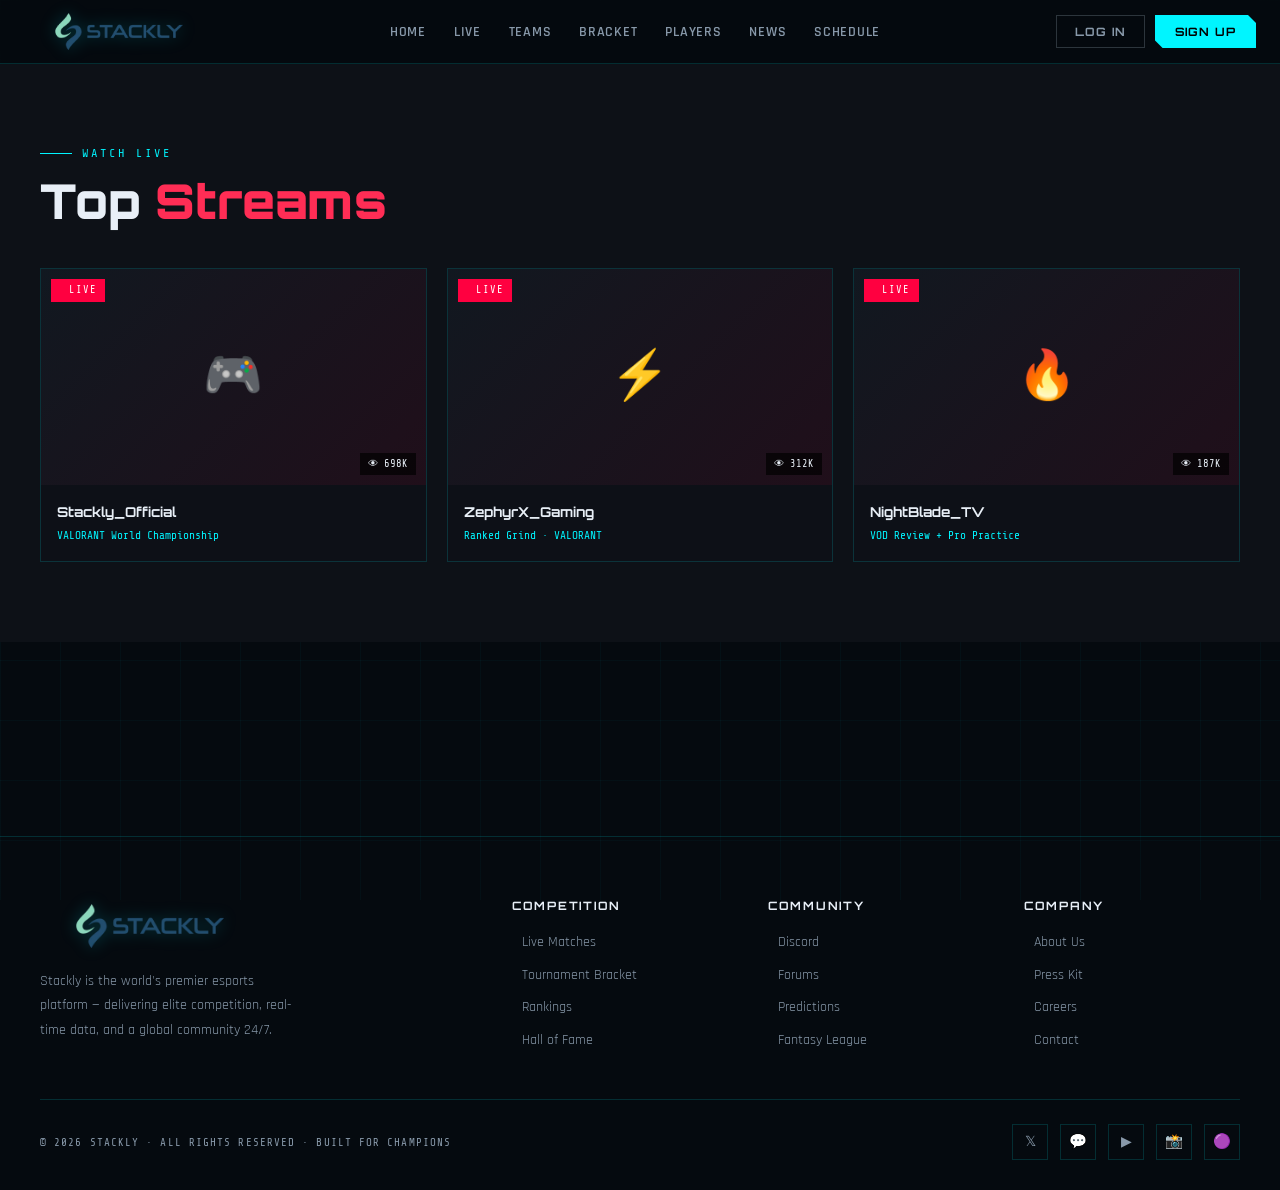
<file: streaming.html>
<!DOCTYPE html>
<html lang="en">
<head>
<meta charset="UTF-8" />
<meta name="viewport" content="width=device-width, initial-scale=1.0" />
<title>Streaming — STACKLY</title>
<link href="https://fonts.googleapis.com/css2?family=Orbitron:wght@400;700;900&family=Rajdhani:wght@300;400;500;600;700&family=Share+Tech+Mono&display=swap" rel="stylesheet" />
<link rel="stylesheet" href="styles.css" />
</head>
<body>
<nav class="nav">
  <a href="index.html" class="nav-logo">
    <img src="assets/logo-dark.webp" alt="Stackly Logo" class="site-logo-img">
  </a>
  <ul class="nav-links">
    <li><a href="index.html">Home</a></li>
    <li><a href="live.html">Live</a></li>
    <li><a href="teams.html">Teams</a></li>
    <li><a href="bracket.html">Bracket</a></li>
    <li><a href="players.html">Players</a></li>
    <li><a href="news.html">News</a></li>
    <li><a href="schedule.html">Schedule</a></li>
  </ul>
  <div class="nav-auth">
    <button class="btn-login" id="openLogin">Log In</button>
    <button class="btn-signup" id="openSignup">Sign Up</button>
  </div>
  <button class="hamburger" id="hamburger" aria-label="Menu"><span></span><span></span><span></span></button>
</nav>

<div class="mobile-menu" id="mobileMenu">
  <a href="index.html">Home</a>
  <a href="live.html">Live Matches</a>
  <a href="featured.html">Featured Game</a>
  <a href="teams.html">Teams</a>
  <a href="bracket.html">Tournament</a>
  <a href="stats.html">Player Stats</a>
  <a href="players.html">Players</a>
  <a href="news.html">News</a>
  <a href="schedule.html">Schedule</a>
  <a href="streaming.html">Streams</a>
  <a href="community.html">Community</a>
  <a href="sponsors.html">Sponsors</a>
  <div class="mobile-auth-btns">
    <button class="btn-login" id="openLoginMobile">Log In</button>
    <button class="btn-signup" id="openSignupMobile">Sign Up</button>
  </div>
</div>
<main class="page-main">
<section class="section streaming" id="streaming">
  <div class="section-inner">
    <div class="eyebrow">Watch Live</div>
    <h2 class="section-title reveal">Top <span class="red">Streams</span></h2>
    <div class="stream-grid">
      <div class="stream-card reveal">
        <div class="stream-preview">🎮<div class="stream-live-badge"><span class="match-live-dot"></span> LIVE</div><div class="stream-viewers">👁 698K</div></div>
        <div class="stream-info"><div class="stream-streamer">Stackly_Official</div><div class="stream-game">VALORANT World Championship</div></div>
      </div>
      <div class="stream-card reveal reveal-delay-1">
        <div class="stream-preview">⚡<div class="stream-live-badge"><span class="match-live-dot"></span> LIVE</div><div class="stream-viewers">👁 312K</div></div>
        <div class="stream-info"><div class="stream-streamer">ZephyrX_Gaming</div><div class="stream-game">Ranked Grind · VALORANT</div></div>
      </div>
      <div class="stream-card reveal reveal-delay-2">
        <div class="stream-preview">🔥<div class="stream-live-badge"><span class="match-live-dot"></span> LIVE</div><div class="stream-viewers">👁 187K</div></div>
        <div class="stream-info"><div class="stream-streamer">NightBlade_TV</div><div class="stream-game">VOD Review + Pro Practice</div></div>
      </div>
    </div>
  </div>
</section>
</main>
<footer>
  <div class="footer-inner">
    <div class="footer-top">
      <div class="footer-brand">
        <a href="index.html" class="nav-logo">
          <img src="assets/logo-dark.webp" alt="Stackly Logo" class="site-logo-img footer-logo-img">
        </a>
        <p>Stackly is the world's premier esports platform — delivering elite competition, real-time data, and a global community 24/7.</p>
      </div>
      <div class="footer-col">
        <h4>Competition</h4>
         <ul>
          <li><a href="live.html">Live Matches</a></li>
          <li><a href="bracket.html">Tournament Bracket</a></li>
          <li><a href="players.html">Rankings</a></li>
          <li><a href="players.html">Hall of Fame</a></li>
        </ul>
      </div>
      <div class="footer-col">
        <h4>Community</h4>
        <ul>
          <li><a href="404page.html">Discord</a></li>
          <li><a href="404page.html">Forums</a></li>
          <li><a href="404page.html">Predictions</a></li>
          <li><a href="404page.html">Fantasy League</a></li>
        </ul>
      </div>
      <div class="footer-col">
        <h4>Company</h4>
        <ul>
          <li><a href="404page.html">About Us</a></li>
          <li><a href="404page.html">Press Kit</a></li>
          <li><a href="404page.html">Careers</a></li>
          <li><a href="404page.html">Contact</a></li>
        </ul>
      </div>
    </div>
    <div class="footer-bottom">
      <div class="footer-copy">© 2026 STACKLY · ALL RIGHTS RESERVED · BUILT FOR CHAMPIONS</div>
      <div class="footer-social">
        <a href="404page.html" class="social-link" aria-label="Twitter">𝕏</a>
        <a href="404page.html" class="social-link" aria-label="Discord">💬</a>
        <a href="404page.html" class="social-link" aria-label="YouTube">▶</a>
        <a href="404page.html" class="social-link" aria-label="Instagram">📸</a>
        <a href="404page.html" class="social-link" aria-label="Twitch">🟣</a>
      </div>
    </div>
  </div>
</footer>
<div class="auth-overlay" id="authOverlay">
  <div class="auth-modal" id="authModal">
    <button class="auth-close" id="authClose" aria-label="Close">✕</button>

    <!-- Logo -->
    <div class="auth-logo-wrap">
      <img src="assets/logo-dark.webp" alt="Stackly Logo" class="auth-logo-img">
    </div>

    <!-- Tabs -->
    <div class="auth-tabs">
      <button class="auth-tab active" data-tab="login">Log In</button>
      <button class="auth-tab" data-tab="signup">Sign Up</button>
    </div>

    <!-- LOGIN PANEL -->
    <div class="auth-panel active" id="panel-login">
      <div class="auth-heading">Welcome back</div>
      <p class="auth-sub">Enter the arena. Your stats await.</p>

      <div class="auth-field">
        <label>Email Address</label>
        <input type="email" placeholder="you@example.com" autocomplete="email" />
      </div>
      <div class="auth-field">
        <label>Password</label>
        <input type="password" placeholder="••••••••" autocomplete="current-password" />
      </div>
      <a href="404page.html" class="auth-forgot">Forgot password?</a>
      <button class="auth-submit">Log In to Stackly</button>

      <div class="auth-divider"><span>or continue with</span></div>
      <div class="auth-social">
        <button class="auth-social-btn">🌐 Google</button>
        <button class="auth-social-btn">🎮 Discord</button>
      </div>

      <div class="auth-switch">Don't have an account? <button id="switchToSignup">Sign up free</button></div>
    </div>

    <!-- SIGNUP PANEL -->
    <div class="auth-panel" id="panel-signup">
      <div class="auth-heading">Create your account</div>
      <p class="auth-sub">Join 4.8M players — track matches, predict outcomes, rise the ranks.</p>

      <div class="auth-field-row">
        <div class="auth-field">
          <label>First Name</label>
          <input type="text" placeholder="Arjun" autocomplete="given-name" />
        </div>
        <div class="auth-field">
          <label>Last Name</label>
          <input type="text" placeholder="Sharma" autocomplete="family-name" />
        </div>
      </div>
      <div class="auth-field">
        <label>Gamertag / Username</label>
        <input type="text" placeholder="ZephyrX" autocomplete="username" />
      </div>
      <div class="auth-field">
        <label>Email Address</label>
        <input type="email" placeholder="you@example.com" autocomplete="email" />
      </div>
      <div class="auth-field">
        <label>Password</label>
        <input type="password" placeholder="Create a strong password" id="signupPassword" autocomplete="new-password" />
        <div class="password-strength">
          <div class="strength-bar" id="s1"></div>
          <div class="strength-bar" id="s2"></div>
          <div class="strength-bar" id="s3"></div>
          <div class="strength-bar" id="s4"></div>
        </div>
      </div>

      <button class="auth-submit">Create Account</button>

      <div class="auth-divider"><span>or sign up with</span></div>
      <div class="auth-social">
        <button class="auth-social-btn">🌐 Google</button>
        <button class="auth-social-btn">🎮 Discord</button>
      </div>

      <p class="auth-terms">By signing up you agree to our <a href="404page.html">Terms of Service</a> and <a href="404page.html">Privacy Policy</a>.</p>
      <div class="auth-switch">Already have an account? <button id="switchToLogin">Log in</button></div>
    </div>
  </div>
</div>
<script src="script.js"></script>
</body>
</html>
</file>
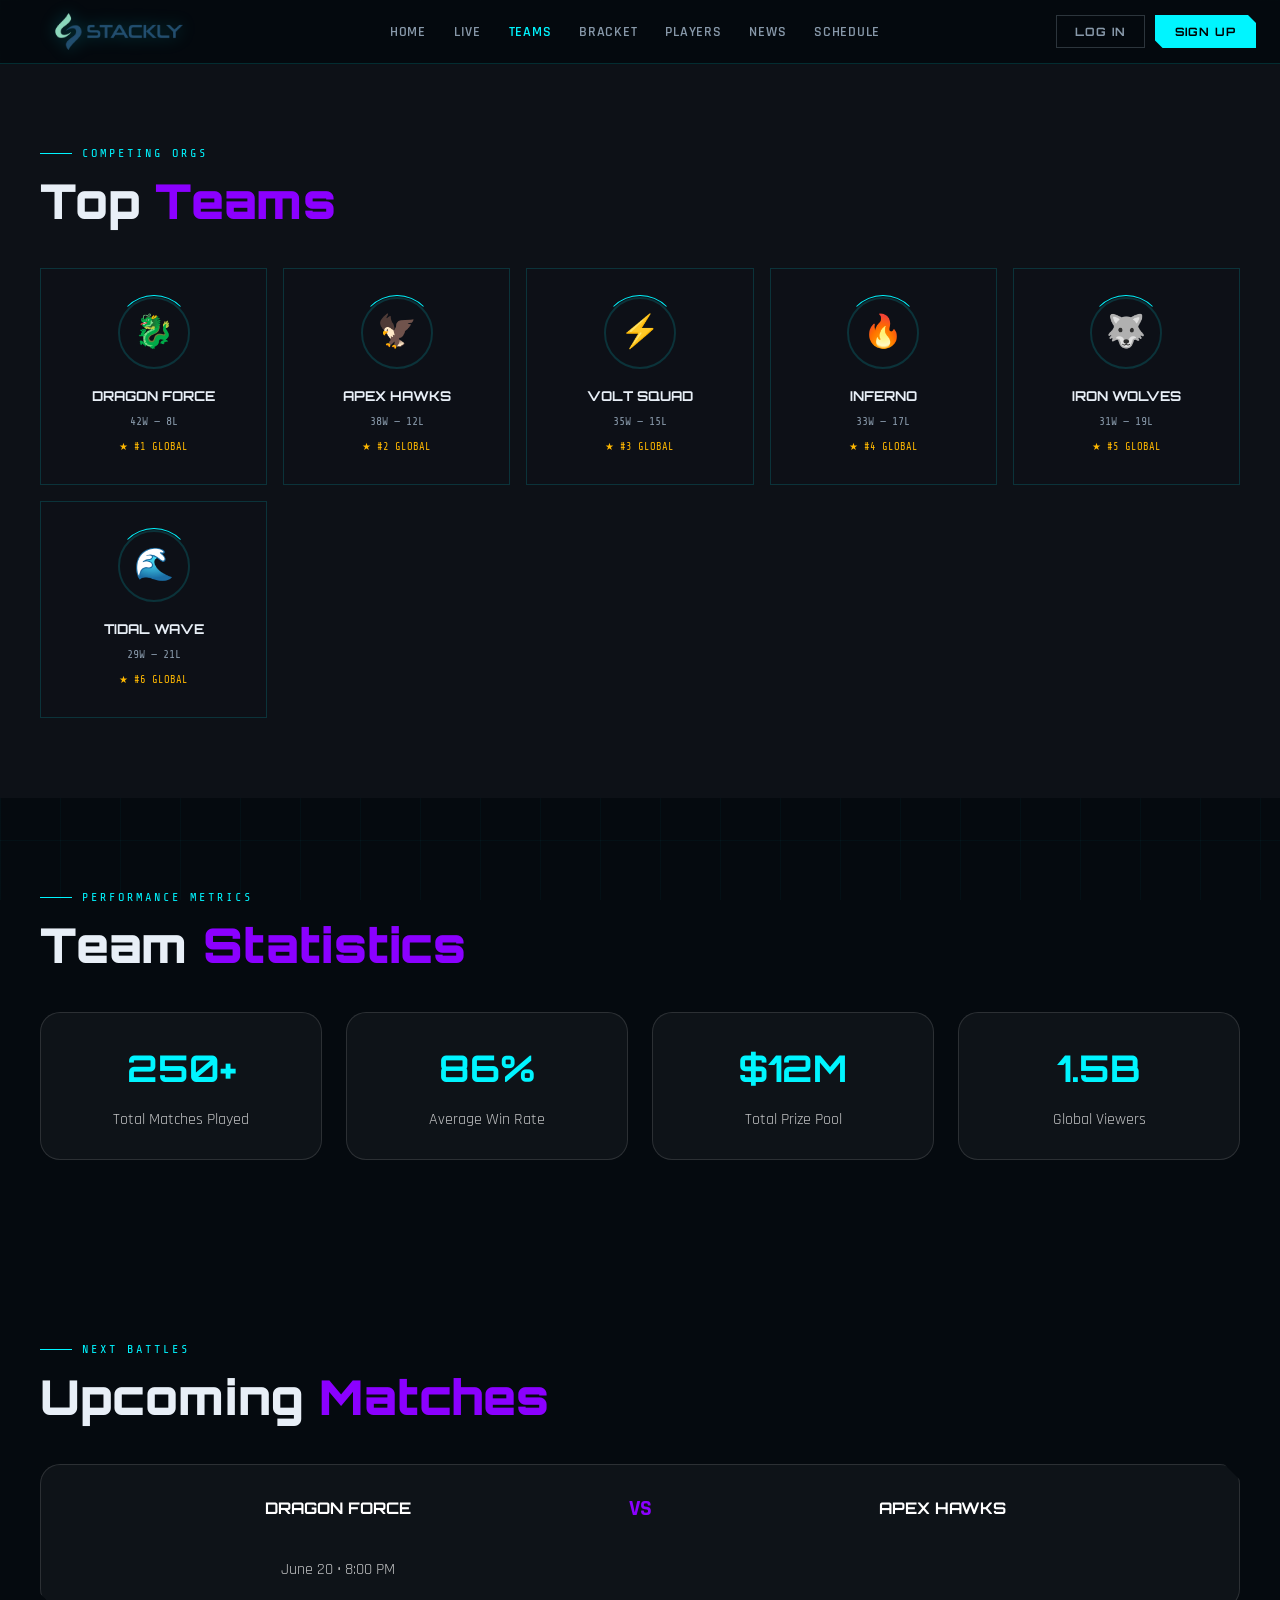
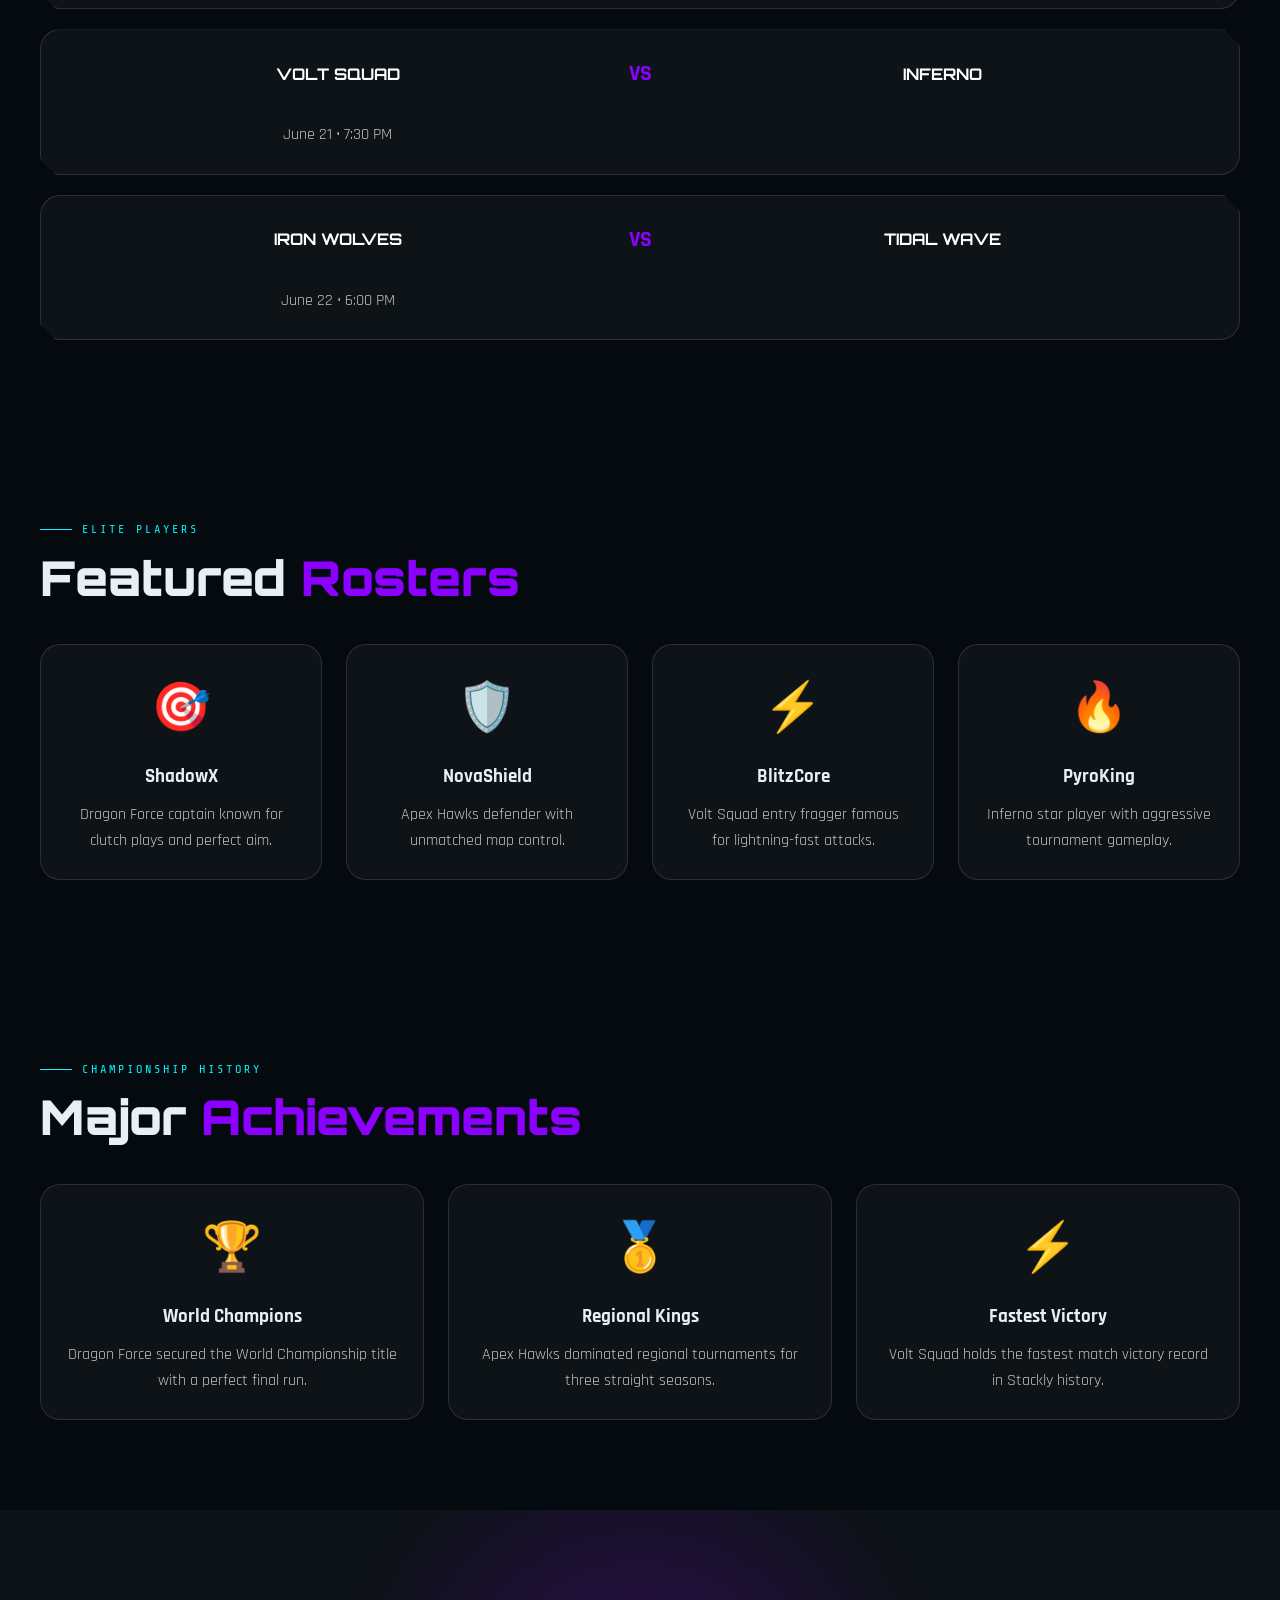
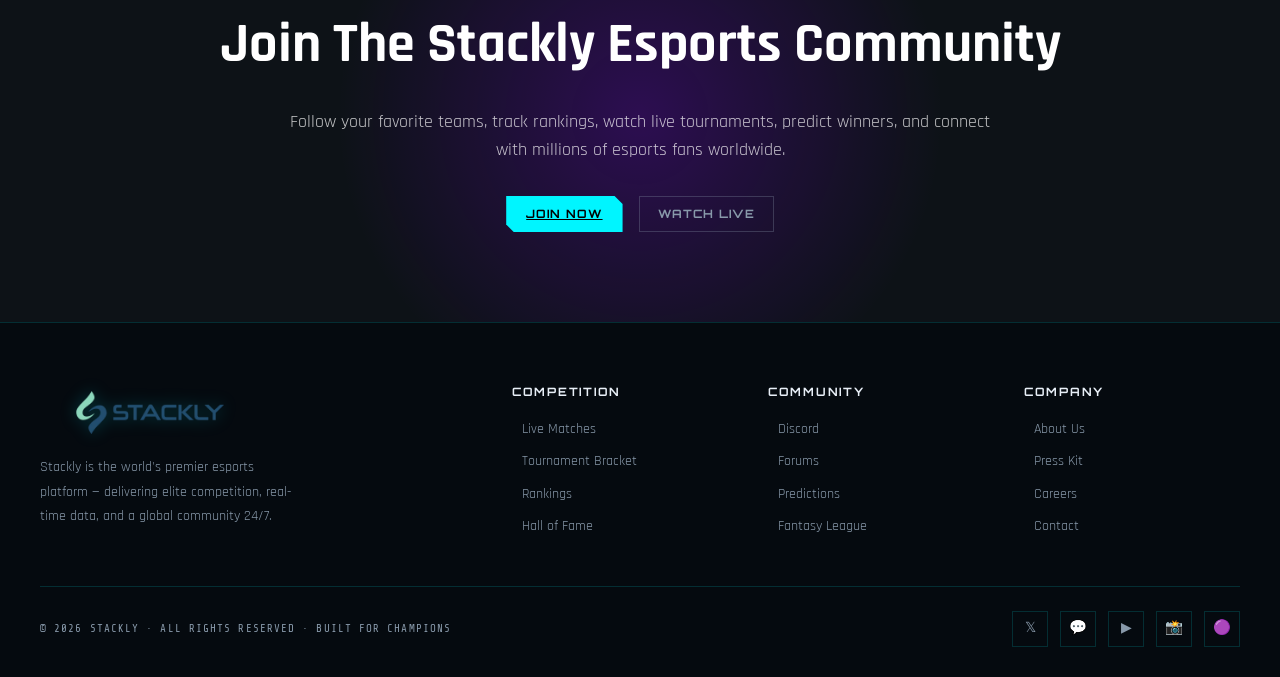
<file: teams.html>
<!DOCTYPE html>
<html lang="en">
<head>
<meta charset="UTF-8" />
<meta name="viewport" content="width=device-width, initial-scale=1.0" />
<title>Teams — STACKLY</title>

<link href="https://fonts.googleapis.com/css2?family=Orbitron:wght@400;700;900&family=Rajdhani:wght@300;400;500;600;700&family=Share+Tech+Mono&display=swap" rel="stylesheet" />
<link rel="stylesheet" href="styles.css" />

<style>
.team-stats-section,
.upcoming-matches,
.achievements-section,
.featured-rosters,
.team-cta{
  padding:90px 0;
}

.stats-grid,
.achievement-grid,
.roster-grid{
  display:grid;
  grid-template-columns:repeat(auto-fit,minmax(220px,1fr));
  gap:24px;
  margin-top:40px;
}

.stat-card,
.achievement-card,
.roster-card,
.match-card{
  background:rgba(255,255,255,.04);
  border:1px solid rgba(255,255,255,.12);
  padding:26px;
  border-radius:20px;
  text-align:center;
  transition:.3s ease;
}

.stat-card:hover,
.achievement-card:hover,
.roster-card:hover,
.match-card:hover{
  transform:translateY(-8px);
  box-shadow:0 0 28px rgba(0,245,255,.2);
}

.stat-card h3{
  font-size:2.3rem;
  color:#00F5FF;
  font-family:'Orbitron',sans-serif;
}

.stat-card p,
.achievement-card p,
.roster-card p,
.match-card p{
  color:rgba(255,255,255,.75);
  margin-top:10px;
}

.match-list{
  display:flex;
  flex-direction:column;
  gap:20px;
  margin-top:40px;
}

.match-card{
  display:grid;
  grid-template-columns:1fr auto 1fr;
  align-items:center;
  gap:20px;
}

.match-card span{
  font-family:'Orbitron',sans-serif;
  color:#fff;
  font-weight:700;
}

.match-card strong{
  color:#8B00FF;
  font-size:1.4rem;
}

.achievement-card .icon,
.roster-card .avatar{
  font-size:3rem;
  margin-bottom:14px;
}

.team-cta{
  text-align:center;
  background:
    radial-gradient(circle at center,rgba(139,0,255,.25),transparent 45%),
    rgba(255,255,255,.03);
}

.team-cta h2{
  font-size:clamp(2rem,5vw,3.5rem);
  color:#fff;
  margin-bottom:18px;
}

.team-cta p{
  max-width:720px;
  margin:0 auto;
  color:rgba(255,255,255,.75);
  font-size:1.1rem;
}

.cta-buttons{
  margin-top:32px;
  display:flex;
  justify-content:center;
  gap:16px;
  flex-wrap:wrap;
}

@media(max-width:768px){
  .match-card{
    grid-template-columns:1fr;
  }

  .team-stats-section,
  .upcoming-matches,
  .achievements-section,
  .featured-rosters,
  .team-cta{
    padding:60px 0;
  }
}
</style>
</head>

<body>

<nav class="nav">
  <a href="index.html" class="nav-logo">
    <img src="assets/logo-dark.webp" alt="Stackly Logo" class="site-logo-img">
  </a>

  <ul class="nav-links">
    <li><a href="index.html">Home</a></li>
    <li><a href="live.html">Live</a></li>
    <li><a href="teams.html">Teams</a></li>
    <li><a href="bracket.html">Bracket</a></li>
    <li><a href="players.html">Players</a></li>
    <li><a href="news.html">News</a></li>
    <li><a href="schedule.html">Schedule</a></li>
  </ul>

  <div class="nav-auth">
    <button class="btn-login" id="openLogin">Log In</button>
    <button class="btn-signup" id="openSignup">Sign Up</button>
  </div>

  <button class="hamburger" id="hamburger" aria-label="Menu">
    <span></span><span></span><span></span>
  </button>
</nav>

<div class="mobile-menu" id="mobileMenu">
  <a href="index.html">Home</a>
  <a href="live.html">Live Matches</a>
  <a href="featured.html">Featured Game</a>
  <a href="teams.html">Teams</a>
  <a href="bracket.html">Tournament</a>
  <a href="stats.html">Player Stats</a>
  <a href="players.html">Players</a>
  <a href="news.html">News</a>
  <a href="schedule.html">Schedule</a>
  <a href="streaming.html">Streams</a>
  <a href="community.html">Community</a>
  <a href="sponsors.html">Sponsors</a>

  <div class="mobile-auth-btns">
    <button class="btn-login" id="openLoginMobile">Log In</button>
    <button class="btn-signup" id="openSignupMobile">Sign Up</button>
  </div>
</div>

<main class="page-main">

<section class="section teams" id="teams">
  <div class="section-inner">
    <div class="eyebrow">Competing Orgs</div>
    <h2 class="section-title reveal">Top <span class="purple">Teams</span></h2>

    <div class="teams-grid">
      <div class="team-card reveal">
        <div class="team-logo-ring">🐉</div>
        <div class="team-name">DRAGON FORCE</div>
        <div class="team-record">42W — 8L</div>
        <div class="team-rank">★ #1 Global</div>
      </div>

      <div class="team-card reveal reveal-delay-1">
        <div class="team-logo-ring">🦅</div>
        <div class="team-name">APEX HAWKS</div>
        <div class="team-record">38W — 12L</div>
        <div class="team-rank">★ #2 Global</div>
      </div>

      <div class="team-card reveal reveal-delay-2">
        <div class="team-logo-ring">⚡</div>
        <div class="team-name">VOLT SQUAD</div>
        <div class="team-record">35W — 15L</div>
        <div class="team-rank">★ #3 Global</div>
      </div>

      <div class="team-card reveal reveal-delay-3">
        <div class="team-logo-ring">🔥</div>
        <div class="team-name">INFERNO</div>
        <div class="team-record">33W — 17L</div>
        <div class="team-rank">★ #4 Global</div>
      </div>

      <div class="team-card reveal reveal-delay-4">
        <div class="team-logo-ring">🐺</div>
        <div class="team-name">IRON WOLVES</div>
        <div class="team-record">31W — 19L</div>
        <div class="team-rank">★ #5 Global</div>
      </div>

      <div class="team-card reveal reveal-delay-5">
        <div class="team-logo-ring">🌊</div>
        <div class="team-name">TIDAL WAVE</div>
        <div class="team-record">29W — 21L</div>
        <div class="team-rank">★ #6 Global</div>
      </div>
    </div>
  </div>
</section>

<section class="team-stats-section">
  <div class="section-inner">
    <div class="eyebrow">Performance Metrics</div>
    <h2 class="section-title reveal">Team <span class="purple">Statistics</span></h2>

    <div class="stats-grid">
      <div class="stat-card reveal">
        <h3>250+</h3>
        <p>Total Matches Played</p>
      </div>
      <div class="stat-card reveal reveal-delay-1">
        <h3>86%</h3>
        <p>Average Win Rate</p>
      </div>
      <div class="stat-card reveal reveal-delay-2">
        <h3>$12M</h3>
        <p>Total Prize Pool</p>
      </div>
      <div class="stat-card reveal reveal-delay-3">
        <h3>1.5B</h3>
        <p>Global Viewers</p>
      </div>
    </div>
  </div>
</section>

<section class="upcoming-matches">
  <div class="section-inner">
    <div class="eyebrow">Next Battles</div>
    <h2 class="section-title reveal">Upcoming <span class="purple">Matches</span></h2>

    <div class="match-list">
      <div class="match-card reveal">
        <span>DRAGON FORCE</span>
        <strong>VS</strong>
        <span>APEX HAWKS</span>
        <p>June 20 • 8:00 PM</p>
      </div>

      <div class="match-card reveal reveal-delay-1">
        <span>VOLT SQUAD</span>
        <strong>VS</strong>
        <span>INFERNO</span>
        <p>June 21 • 7:30 PM</p>
      </div>

      <div class="match-card reveal reveal-delay-2">
        <span>IRON WOLVES</span>
        <strong>VS</strong>
        <span>TIDAL WAVE</span>
        <p>June 22 • 6:00 PM</p>
      </div>
    </div>
  </div>
</section>

<section class="featured-rosters">
  <div class="section-inner">
    <div class="eyebrow">Elite Players</div>
    <h2 class="section-title reveal">Featured <span class="purple">Rosters</span></h2>

    <div class="roster-grid">
      <div class="roster-card reveal">
        <div class="avatar">🎯</div>
        <h3>ShadowX</h3>
        <p>Dragon Force captain known for clutch plays and perfect aim.</p>
      </div>

      <div class="roster-card reveal reveal-delay-1">
        <div class="avatar">🛡️</div>
        <h3>NovaShield</h3>
        <p>Apex Hawks defender with unmatched map control.</p>
      </div>

      <div class="roster-card reveal reveal-delay-2">
        <div class="avatar">⚡</div>
        <h3>BlitzCore</h3>
        <p>Volt Squad entry fragger famous for lightning-fast attacks.</p>
      </div>

      <div class="roster-card reveal reveal-delay-3">
        <div class="avatar">🔥</div>
        <h3>PyroKing</h3>
        <p>Inferno star player with aggressive tournament gameplay.</p>
      </div>
    </div>
  </div>
</section>

<section class="achievements-section">
  <div class="section-inner">
    <div class="eyebrow">Championship History</div>
    <h2 class="section-title reveal">Major <span class="purple">Achievements</span></h2>

    <div class="achievement-grid">
      <div class="achievement-card reveal">
        <div class="icon">🏆</div>
        <h3>World Champions</h3>
        <p>Dragon Force secured the World Championship title with a perfect final run.</p>
      </div>

      <div class="achievement-card reveal reveal-delay-1">
        <div class="icon">🥇</div>
        <h3>Regional Kings</h3>
        <p>Apex Hawks dominated regional tournaments for three straight seasons.</p>
      </div>

      <div class="achievement-card reveal reveal-delay-2">
        <div class="icon">⚡</div>
        <h3>Fastest Victory</h3>
        <p>Volt Squad holds the fastest match victory record in Stackly history.</p>
      </div>
    </div>
  </div>
</section>

<section class="team-cta">
  <div class="section-inner">
    <h2>Join The Stackly Esports Community</h2>
    <p>
      Follow your favorite teams, track rankings, watch live tournaments,
      predict winners, and connect with millions of esports fans worldwide.
    </p>

    <div class="cta-buttons">
      <a href="404page.html" class="btn-signup">Join Now</a>
      <a href="live.html" class="btn-login">Watch Live</a>
    </div>
  </div>
</section>

</main>

<footer>
  <div class="footer-inner">
    <div class="footer-top">
      <div class="footer-brand">
        <a href="index.html" class="nav-logo">
          <img src="assets/logo-dark.webp" alt="Stackly Logo" class="site-logo-img footer-logo-img">
        </a>
        <p>Stackly is the world's premier esports platform — delivering elite competition, real-time data, and a global community 24/7.</p>
      </div>

      <div class="footer-col">
        <h4>Competition</h4>
         <ul>
          <li><a href="live.html">Live Matches</a></li>
          <li><a href="bracket.html">Tournament Bracket</a></li>
          <li><a href="players.html">Rankings</a></li>
          <li><a href="players.html">Hall of Fame</a></li>
        </ul>
      </div>

      <div class="footer-col">
        <h4>Community</h4>
        <ul>
          <li><a href="404page.html">Discord</a></li>
          <li><a href="404page.html">Forums</a></li>
          <li><a href="404page.html">Predictions</a></li>
          <li><a href="404page.html">Fantasy League</a></li>
        </ul>
      </div>

      <div class="footer-col">
        <h4>Company</h4>
        <ul>
          <li><a href="404page.html">About Us</a></li>
          <li><a href="404page.html">Press Kit</a></li>
          <li><a href="404page.html">Careers</a></li>
          <li><a href="404page.html">Contact</a></li>
        </ul>
      </div>
    </div>

    <div class="footer-bottom">
      <div class="footer-copy">© 2026 STACKLY · ALL RIGHTS RESERVED · BUILT FOR CHAMPIONS</div>

      <div class="footer-social">
        <a href="404page.html" class="social-link" aria-label="Twitter">𝕏</a>
        <a href="404page.html" class="social-link" aria-label="Discord">💬</a>
        <a href="404page.html" class="social-link" aria-label="YouTube">▶</a>
        <a href="404page.html" class="social-link" aria-label="Instagram">📸</a>
        <a href="404page.html" class="social-link" aria-label="Twitch">🟣</a>
      </div>
    </div>
  </div>
</footer>

<div class="auth-overlay" id="authOverlay">
  <div class="auth-modal" id="authModal">
    <button class="auth-close" id="authClose" aria-label="Close">✕</button>

    <div class="auth-logo-wrap">
      <img src="assets/logo-dark.webp" alt="Stackly Logo" class="auth-logo-img">
    </div>

    <div class="auth-tabs">
      <button class="auth-tab active" data-tab="login">Log In</button>
      <button class="auth-tab" data-tab="signup">Sign Up</button>
    </div>

    <div class="auth-panel active" id="panel-login">
      <div class="auth-heading">Welcome back</div>
      <p class="auth-sub">Enter the arena. Your stats await.</p>

      <div class="auth-field">
        <label>Email Address</label>
        <input type="email" placeholder="you@example.com" autocomplete="email" />
      </div>

      <div class="auth-field">
        <label>Password</label>
        <input type="password" placeholder="••••••••" autocomplete="current-password" />
      </div>

      <a href="404page.html" class="auth-forgot">Forgot password?</a>
      <button class="auth-submit">Log In to Stackly</button>

      <div class="auth-divider"><span>or continue with</span></div>

      <div class="auth-social">
        <button class="auth-social-btn">🌐 Google</button>
        <button class="auth-social-btn">🎮 Discord</button>
      </div>

      <div class="auth-switch">
        Don't have an account?
        <button id="switchToSignup">Sign up free</button>
      </div>
    </div>

    <div class="auth-panel" id="panel-signup">
      <div class="auth-heading">Create your account</div>
      <p class="auth-sub">Join 4.8M players — track matches, predict outcomes, rise the ranks.</p>

      <div class="auth-field-row">
        <div class="auth-field">
          <label>First Name</label>
          <input type="text" placeholder="Arjun" autocomplete="given-name" />
        </div>

        <div class="auth-field">
          <label>Last Name</label>
          <input type="text" placeholder="Sharma" autocomplete="family-name" />
        </div>
      </div>

      <div class="auth-field">
        <label>Gamertag / Username</label>
        <input type="text" placeholder="ZephyrX" autocomplete="username" />
      </div>

      <div class="auth-field">
        <label>Email Address</label>
        <input type="email" placeholder="you@example.com" autocomplete="email" />
      </div>

      <div class="auth-field">
        <label>Password</label>
        <input type="password" placeholder="Create a strong password" id="signupPassword" autocomplete="new-password" />

        <div class="password-strength">
          <div class="strength-bar" id="s1"></div>
          <div class="strength-bar" id="s2"></div>
          <div class="strength-bar" id="s3"></div>
          <div class="strength-bar" id="s4"></div>
        </div>
      </div>

      <button class="auth-submit">Create Account</button>

      <div class="auth-divider"><span>or sign up with</span></div>

      <div class="auth-social">
        <button class="auth-social-btn">🌐 Google</button>
        <button class="auth-social-btn">🎮 Discord</button>
      </div>

      <p class="auth-terms">
        By signing up you agree to our
        <a href="404page.html">Terms of Service</a> and
        <a href="404page.html">Privacy Policy</a>.
      </p>

      <div class="auth-switch">
        Already have an account?
        <button id="switchToLogin">Log in</button>
      </div>
    </div>
  </div>
</div>

<script src="script.js"></script>
</body>
</html>
</file>
<file: styles.css>
/* ============================================================
   DESIGN TOKENS
   ============================================================ */
:root {
  --bg:          #050A0F;
  --bg2:         #0D1117;
  --bg3:         #111820;
  --cyan:        #00F5FF;
  --purple:      #8B00FF;
  --red:         #FF0040;
  --gold:        #FFB800;
  --text:        #E8EFF7;
  --muted:       #8899AA;
  --border:      rgba(0,245,255,0.15);
  --card-bg:     rgba(13,17,23,0.8);
  --glow-cyan:   0 0 20px rgba(0,245,255,0.4), 0 0 60px rgba(0,245,255,0.15);
  --glow-purple: 0 0 20px rgba(139,0,255,0.5), 0 0 60px rgba(139,0,255,0.2);
  --glow-red:    0 0 20px rgba(255,0,64,0.5);
}

/* ============================================================
   BASE
   ============================================================ */
*, *::before, *::after { box-sizing: border-box; margin: 0; padding: 0; }

html { scroll-behavior: smooth; }

body {
  background: var(--bg);
  color: var(--text);
  font-family: 'Rajdhani', sans-serif;
  font-size: 16px;
  line-height: 1.6;
  overflow-x: hidden;
}

@media (prefers-reduced-motion: reduce) {
  *, *::before, *::after { animation: none !important; transition: none !important; }
}

/* ============================================================
   REUSABLES
   ============================================================ */
.section { padding: 80px 20px; position: relative; }
.section-inner { max-width: 1200px; margin: 0 auto; }

.eyebrow {
  font-family: 'Share Tech Mono', monospace;
  font-size: 0.75rem;
  letter-spacing: 0.25em;
  color: var(--cyan);
  text-transform: uppercase;
  margin-bottom: 12px;
  display: flex;
  align-items: center;
  gap: 10px;
}
.eyebrow::before { content: ''; display: block; width: 32px; height: 1px; background: var(--cyan); }

.section-title {
  font-family: 'Orbitron', sans-serif;
  font-size: clamp(1.8rem, 4vw, 3rem);
  font-weight: 900;
  line-height: 1.1;
  margin-bottom: 16px;
}

.cyan { color: var(--cyan); }
.purple { color: var(--purple); }
.red { color: var(--red); }
.gold { color: var(--gold); }

.btn {
  display: inline-flex;
  align-items: center;
  gap: 8px;
  padding: 12px 28px;
  font-family: 'Orbitron', sans-serif;
  font-size: 0.8rem;
  font-weight: 700;
  letter-spacing: 0.1em;
  text-decoration: none;
  text-transform: uppercase;
  border: none;
  cursor: pointer;
  position: relative;
  overflow: hidden;
  transition: all 0.3s;
}

.btn-primary {
  background: var(--cyan);
  color: #000;
  clip-path: polygon(0 0, calc(100% - 12px) 0, 100% 12px, 100% 100%, 12px 100%, 0 calc(100% - 12px));
}
.btn-primary:hover { box-shadow: var(--glow-cyan); transform: translateY(-2px); }

.btn-outline {
  background: transparent;
  color: var(--cyan);
  border: 1px solid var(--cyan);
  clip-path: polygon(0 0, calc(100% - 10px) 0, 100% 10px, 100% 100%, 10px 100%, 0 calc(100% - 10px));
}
.btn-outline:hover { background: rgba(0,245,255,0.1); box-shadow: var(--glow-cyan); }

.tag {
  display: inline-block;
  padding: 3px 10px;
  font-family: 'Share Tech Mono', monospace;
  font-size: 0.7rem;
  letter-spacing: 0.1em;
  text-transform: uppercase;
  background: rgba(0,245,255,0.1);
  color: var(--cyan);
  border: 1px solid rgba(0,245,255,0.3);
}

/* ============================================================
   GLOBAL BACKGROUND ENERGY GRID
   ============================================================ */
body::before {
  content: '';
  position: fixed;
  inset: 0;
  background-image:
    linear-gradient(rgba(0,245,255,0.03) 1px, transparent 1px),
    linear-gradient(90deg, rgba(0,245,255,0.03) 1px, transparent 1px);
  background-size: 60px 60px;
  pointer-events: none;
  z-index: 0;
  animation: gridPulse 8s ease-in-out infinite;
}
@keyframes gridPulse {
  0%, 100% { opacity: 0.6; }
  50% { opacity: 1; }
}

/* ============================================================
   1. NAV
   ============================================================ */
.nav {
  position: fixed;
  top: 0; left: 0; right: 0;
  z-index: 1000;
  padding: 0 24px;
  height: 64px;
  display: flex;
  align-items: center;
  justify-content: space-between;
  background: rgba(5,10,15,0.85);
  backdrop-filter: blur(16px);
  border-bottom: 1px solid var(--border);
}

.nav-logo {
  font-family: 'Orbitron', sans-serif;
  font-size: 1.2rem;
  font-weight: 900;
  color: var(--text);
  text-decoration: none;
  display: flex;
  align-items: center;
  gap: 10px;
}
.nav-logo .brand-name { display: flex; align-items: baseline; gap: 0; }
.nav-logo .brand-stack { color: var(--text); }
.nav-logo .brand-ly { color: var(--cyan); }

.nav-logo-icon {
  width: 34px; height: 34px;
  display: flex; align-items: center; justify-content: center;
  flex-shrink: 0;
  animation: stacklyLogoPulse 3s ease-in-out infinite;
  filter: drop-shadow(0 0 6px rgba(0,245,255,0.5));
}
@keyframes stacklyLogoPulse {
  0%, 100% { filter: drop-shadow(0 0 6px rgba(0,245,255,0.5)); }
  50% { filter: drop-shadow(0 0 14px rgba(0,245,255,0.9)); }
}

/* Updated Stackly image logo */
.site-logo-img{
  height:46px;
  width:auto;
  max-width:190px;
  display:block;
  object-fit:contain;
  filter:drop-shadow(0 0 8px rgba(0,245,255,0.25));
  transition:transform .3s ease, filter .3s ease;
}
.site-logo-img:hover{
  transform:scale(1.04);
  filter:drop-shadow(0 0 12px rgba(0,245,255,0.45));
}
.footer-logo-img{
  height:58px;
  max-width:220px;
}
.auth-logo-img{
  height:52px;
  width:auto;
  max-width:210px;
  display:block;
  object-fit:contain;
  margin:0 auto;
}
@media (max-width:768px){
  .site-logo-img{
    height:38px;
    max-width:150px;
  }
  .footer-logo-img{
    height:48px;
    max-width:180px;
  }
  .auth-logo-img{
    height:44px;
    max-width:170px;
  }
}

.nav-links {
  display: flex;
  gap: 28px;
  list-style: none;
}
.nav-links a {
  font-family: 'Rajdhani', sans-serif;
  font-weight: 600;
  font-size: 0.9rem;
  letter-spacing: 0.05em;
  text-transform: uppercase;
  color: var(--muted);
  text-decoration: none;
  transition: color 0.2s;
  position: relative;
}
.nav-links a::after {
  content: '';
  position: absolute;
  left: 0; bottom: -4px;
  width: 0; height: 1px;
  background: var(--cyan);
  transition: width 0.3s;
}
.nav-links a:hover { color: var(--cyan); }
.nav-links a:hover::after { width: 100%; }

.nav-cta { font-size: 0.75rem; padding: 8px 20px; }

.hamburger {
  display: none;
  flex-direction: column;
  gap: 5px;
  cursor: pointer;
  padding: 4px;
  background: none;
  border: none;
}
.hamburger span {
  display: block;
  width: 24px; height: 2px;
  background: var(--cyan);
  transition: all 0.3s;
}
.hamburger.open span:nth-child(1) { transform: translateY(7px) rotate(45deg); }
.hamburger.open span:nth-child(2) { opacity: 0; }
.hamburger.open span:nth-child(3) { transform: translateY(-7px) rotate(-45deg); }

.mobile-menu {
  display: none;
  position: fixed;
  top: 64px; left: 0; right: 0;
  background: rgba(5,10,15,0.98);
  backdrop-filter: blur(20px);
  border-bottom: 1px solid var(--border);
  padding: 24px;
  z-index: 999;
  flex-direction: column;
  gap: 20px;
}
.mobile-menu.open { display: flex; }
.mobile-menu a {
  font-family: 'Orbitron', sans-serif;
  font-size: 1rem;
  color: var(--muted);
  text-decoration: none;
  padding: 8px 0;
  border-bottom: 1px solid var(--border);
}
.mobile-menu a:hover { color: var(--cyan); }

@media (max-width: 768px) {
  .nav-links, .nav-cta { display: none; }
  .hamburger { display: flex; }
}

/* ============================================================
   2. HERO — GLITCH + SCANLINE
   ============================================================ */
.hero {
  min-height: 100vh;
  display: flex;
  align-items: center;
  justify-content: center;
  text-align: center;
  padding: 120px 20px 80px;
  position: relative;
  overflow: hidden;
}

/* Scanline overlay */
.hero::after {
  content: '';
  position: absolute;
  inset: 0;
  background: repeating-linear-gradient(
    0deg,
    transparent,
    transparent 2px,
    rgba(0,0,0,0.08) 2px,
    rgba(0,0,0,0.08) 4px
  );
  pointer-events: none;
  z-index: 1;
  animation: scanlineScroll 8s linear infinite;
}
@keyframes scanlineScroll {
  0% { background-position: 0 0; }
  100% { background-position: 0 100px; }
}

.hero-bg-orb {
  position: absolute;
  border-radius: 50%;
  filter: blur(80px);
  pointer-events: none;
}
.hero-orb1 {
  width: 500px; height: 500px;
  background: radial-gradient(circle, rgba(139,0,255,0.35) 0%, transparent 70%);
  top: -100px; left: -150px;
  animation: orbFloat1 12s ease-in-out infinite;
}
.hero-orb2 {
  width: 400px; height: 400px;
  background: radial-gradient(circle, rgba(0,245,255,0.25) 0%, transparent 70%);
  bottom: -100px; right: -100px;
  animation: orbFloat2 10s ease-in-out infinite;
}
.hero-orb3 {
  width: 300px; height: 300px;
  background: radial-gradient(circle, rgba(255,0,64,0.2) 0%, transparent 70%);
  top: 40%; left: 50%;
  transform: translate(-50%, -50%);
  animation: orbFloat3 14s ease-in-out infinite;
}
@keyframes orbFloat1 { 0%,100%{transform:translate(0,0)} 50%{transform:translate(40px,30px)} }
@keyframes orbFloat2 { 0%,100%{transform:translate(0,0)} 50%{transform:translate(-30px,20px)} }
@keyframes orbFloat3 { 0%,100%{transform:translate(-50%,-50%)} 50%{transform:translate(-44%,-55%)} }

.hero-content { position: relative; z-index: 2; max-width: 800px; margin: 0 auto; }

.hero-badge {
  display: inline-flex;
  align-items: center;
  gap: 8px;
  padding: 6px 16px;
  background: rgba(255,0,64,0.1);
  border: 1px solid rgba(255,0,64,0.4);
  font-family: 'Share Tech Mono', monospace;
  font-size: 0.7rem;
  letter-spacing: 0.2em;
  color: var(--red);
  text-transform: uppercase;
  margin-bottom: 24px;
  animation: badgePulse 2s ease-in-out infinite;
}
.hero-badge::before {
  content: '';
  width: 6px; height: 6px;
  background: var(--red);
  border-radius: 50%;
  animation: liveBlink 1s ease-in-out infinite;
}
@keyframes badgePulse { 0%,100%{box-shadow:0 0 0 0 rgba(255,0,64,0.3)} 50%{box-shadow:0 0 0 8px rgba(255,0,64,0)} }
@keyframes liveBlink { 0%,100%{opacity:1} 50%{opacity:0} }

.glitch-title {
  font-family: 'Orbitron', sans-serif;
  font-size: clamp(2.8rem, 9vw, 7rem);
  font-weight: 900;
  line-height: 0.95;
  margin-bottom: 8px;
  position: relative;
  display: inline-block;
}
.glitch-title::before,
.glitch-title::after {
  content: attr(data-text);
  position: absolute;
  inset: 0;
  font-size: inherit;
  font-weight: inherit;
  line-height: inherit;
}
.glitch-title::before {
  color: var(--red);
  animation: glitch1 4s infinite;
  clip-path: polygon(0 20%, 100% 20%, 100% 40%, 0 40%);
}
.glitch-title::after {
  color: var(--cyan);
  animation: glitch2 4s infinite;
  clip-path: polygon(0 60%, 100% 60%, 100% 80%, 0 80%);
}
@keyframes glitch1 {
  0%,90%,100%{transform:translate(0)} 91%{transform:translate(-4px,1px)} 93%{transform:translate(4px,-1px)} 95%{transform:translate(-2px,2px)} 97%{transform:translate(3px,0)}
}
@keyframes glitch2 {
  0%,88%,100%{transform:translate(0)} 89%{transform:translate(4px,-1px)} 91%{transform:translate(-3px,1px)} 94%{transform:translate(2px,2px)} 96%{transform:translate(-4px,0)}
}

.hero-sub {
  font-family: 'Orbitron', sans-serif;
  font-size: clamp(1rem, 3vw, 1.6rem);
  font-weight: 400;
  color: var(--cyan);
  letter-spacing: 0.3em;
  text-transform: uppercase;
  margin-bottom: 24px;
  animation: fadeSlideUp 1s 0.3s both;
}

.hero-desc {
  font-size: 1.1rem;
  color: var(--muted);
  max-width: 520px;
  margin: 0 auto 40px;
  animation: fadeSlideUp 1s 0.5s both;
}

.hero-buttons {
  display: flex;
  gap: 16px;
  justify-content: center;
  flex-wrap: wrap;
  animation: fadeSlideUp 1s 0.7s both;
}

.hero-stats {
  display: flex;
  justify-content: center;
  gap: clamp(24px, 5vw, 60px);
  margin-top: 60px;
  padding-top: 40px;
  border-top: 1px solid var(--border);
  animation: fadeSlideUp 1s 0.9s both;
}
.hero-stat-num {
  font-family: 'Orbitron', sans-serif;
  font-size: clamp(1.6rem, 4vw, 2.4rem);
  font-weight: 900;
  color: var(--cyan);
  display: block;
}
.hero-stat-label {
  font-family: 'Share Tech Mono', monospace;
  font-size: 0.7rem;
  letter-spacing: 0.15em;
  color: var(--muted);
  text-transform: uppercase;
}

@keyframes fadeSlideUp { from{opacity:0;transform:translateY(24px)} to{opacity:1;transform:translateY(0)} }

/* ============================================================
   3. LIVE MATCHES
   ============================================================ */
.live-matches { background: var(--bg2); }

.matches-grid {
  display: grid;
  grid-template-columns: repeat(auto-fit, minmax(320px, 1fr));
  gap: 20px;
  margin-top: 40px;
}

.match-card {
  background: var(--card-bg);
  border: 1px solid var(--border);
  padding: 24px;
  position: relative;
  overflow: hidden;
  transition: transform 0.3s, border-color 0.3s;
  clip-path: polygon(0 0, calc(100% - 16px) 0, 100% 16px, 100% 100%, 16px 100%, 0 calc(100% - 16px));
}
.match-card::before {
  content: '';
  position: absolute;
  top: 0; left: 0; right: 0;
  height: 2px;
  background: linear-gradient(90deg, var(--cyan), var(--purple));
  transform: scaleX(0);
  transform-origin: left;
  transition: transform 0.4s;
}
.match-card:hover { transform: translateY(-4px); border-color: rgba(0,245,255,0.3); }
.match-card:hover::before { transform: scaleX(1); }

.match-live {
  display: flex;
  align-items: center;
  gap: 6px;
  font-family: 'Share Tech Mono', monospace;
  font-size: 0.65rem;
  letter-spacing: 0.15em;
  color: var(--red);
  text-transform: uppercase;
  margin-bottom: 20px;
}
.match-live-dot {
  width: 6px; height: 6px;
  background: var(--red);
  border-radius: 50%;
  animation: liveBlink 1s infinite;
}

.match-teams {
  display: flex;
  align-items: center;
  justify-content: space-between;
  gap: 12px;
  margin-bottom: 16px;
}
.match-team { text-align: center; flex: 1; }
.match-team-logo {
  width: 48px; height: 48px;
  margin: 0 auto 8px;
  border-radius: 50%;
  border: 2px solid var(--border);
  display: flex; align-items: center; justify-content: center;
  font-family: 'Orbitron', sans-serif;
  font-size: 0.85rem;
  font-weight: 900;
  background: var(--bg3);
  transition: border-color 0.3s;
}
.match-card:hover .match-team-logo { border-color: var(--cyan); }
.match-team-name { font-weight: 700; font-size: 0.95rem; }

.match-score {
  text-align: center;
  font-family: 'Orbitron', sans-serif;
  font-size: 1.6rem;
  font-weight: 900;
  color: var(--text);
  padding: 0 8px;
}
.match-vs {
  font-family: 'Share Tech Mono', monospace;
  font-size: 0.7rem;
  color: var(--muted);
}

.match-meta {
  display: flex;
  justify-content: space-between;
  font-family: 'Share Tech Mono', monospace;
  font-size: 0.7rem;
  color: var(--muted);
  padding-top: 16px;
  border-top: 1px solid var(--border);
}

/* ============================================================
   4. FEATURED GAME — CYBER PARALLAX BANNER
   ============================================================ */
.featured-game {
  background: var(--bg);
  overflow: hidden;
}

.featured-inner {
  display: grid;
  grid-template-columns: 1fr 1fr;
  gap: 60px;
  align-items: center;
}

.featured-visual {
  position: relative;
  aspect-ratio: 1 / 1;
  max-width: 480px;
}

.featured-hex-grid {
  position: absolute;
  inset: 0;
  display: grid;
  grid-template-columns: repeat(5, 1fr);
  gap: 4px;
  padding: 20px;
  animation: hexRotate 20s linear infinite;
}
@keyframes hexRotate { 0%{transform:rotate(0deg)} 100%{transform:rotate(360deg)} }

.hex-cell {
  aspect-ratio: 1;
  background: rgba(0,245,255,0.05);
  clip-path: polygon(50% 0%,100% 25%,100% 75%,50% 100%,0% 75%,0% 25%);
  transition: background 0.3s;
  animation: hexCellPulse 3s ease-in-out infinite;
}
.hex-cell:nth-child(odd) { animation-delay: 0.5s; }
.hex-cell:nth-child(3n) { background: rgba(139,0,255,0.08); }
@keyframes hexCellPulse { 0%,100%{opacity:0.4} 50%{opacity:1} }

.featured-game-card {
  position: absolute;
  inset: 40px;
  background: linear-gradient(135deg, var(--bg3) 0%, rgba(139,0,255,0.1) 100%);
  border: 1px solid var(--border);
  display: flex;
  align-items: center;
  justify-content: center;
  flex-direction: column;
  gap: 16px;
  clip-path: polygon(0 0, calc(100% - 24px) 0, 100% 24px, 100% 100%, 24px 100%, 0 calc(100% - 24px));
}

.game-icon-large {
  width: 100px; height: 100px;
  background: linear-gradient(135deg, var(--purple), var(--cyan));
  clip-path: polygon(50% 0%,100% 25%,100% 75%,50% 100%,0% 75%,0% 25%);
  display: flex; align-items: center; justify-content: center;
  font-size: 2.4rem;
  animation: gameIconPulse 3s ease-in-out infinite;
}
@keyframes gameIconPulse { 0%,100%{box-shadow:var(--glow-purple);transform:scale(1)} 50%{box-shadow:var(--glow-cyan);transform:scale(1.05)} }

.featured-content { padding: 20px 0; }
.featured-game-title {
  font-family: 'Orbitron', sans-serif;
  font-size: clamp(2rem, 4vw, 3.2rem);
  font-weight: 900;
  line-height: 1.05;
  margin-bottom: 20px;
}
.featured-desc {
  color: var(--muted);
  font-size: 1.05rem;
  line-height: 1.7;
  margin-bottom: 28px;
}

.featured-tags { display: flex; gap: 8px; flex-wrap: wrap; margin-bottom: 32px; }

.progress-bars { display: flex; flex-direction: column; gap: 14px; margin-bottom: 32px; }
.progress-row { display: flex; flex-direction: column; gap: 6px; }
.progress-label {
  display: flex;
  justify-content: space-between;
  font-family: 'Share Tech Mono', monospace;
  font-size: 0.72rem;
  color: var(--muted);
}
.progress-track {
  height: 4px;
  background: var(--bg3);
  border-radius: 0;
  overflow: hidden;
  position: relative;
}
.progress-fill {
  height: 100%;
  background: linear-gradient(90deg, var(--cyan), var(--purple));
  width: 0;
  animation: progressFill 2s 0.5s forwards;
  position: relative;
}
.progress-fill::after {
  content: '';
  position: absolute;
  right: 0; top: -2px;
  width: 8px; height: 8px;
  background: var(--cyan);
  border-radius: 50%;
  box-shadow: var(--glow-cyan);
}
@keyframes progressFill { to { width: var(--w); } }

@media (max-width: 900px) {
  .featured-inner { grid-template-columns: 1fr; }
  .featured-visual { max-width: 300px; margin: 0 auto; }
}

/* ============================================================
   5. TEAMS
   ============================================================ */
.teams { background: var(--bg2); }

.teams-grid {
  display: grid;
  grid-template-columns: repeat(auto-fill, minmax(200px, 1fr));
  gap: 16px;
  margin-top: 40px;
}

.team-card {
  background: var(--card-bg);
  border: 1px solid var(--border);
  padding: 28px 20px;
  text-align: center;
  cursor: pointer;
  transition: all 0.35s;
  position: relative;
  overflow: hidden;
}
.team-card::after {
  content: '';
  position: absolute;
  inset: 0;
  background: linear-gradient(135deg, rgba(0,245,255,0.05), rgba(139,0,255,0.05));
  opacity: 0;
  transition: opacity 0.3s;
}
.team-card:hover::after { opacity: 1; }
.team-card:hover { border-color: var(--cyan); transform: translateY(-6px); box-shadow: 0 20px 40px rgba(0,0,0,0.4); }

.team-logo-ring {
  width: 72px; height: 72px;
  margin: 0 auto 16px;
  border-radius: 50%;
  border: 2px solid var(--border);
  display: flex; align-items: center; justify-content: center;
  font-size: 2rem;
  position: relative;
  transition: border-color 0.3s;
}
.team-logo-ring::before {
  content: '';
  position: absolute;
  inset: -4px;
  border-radius: 50%;
  border: 1px solid transparent;
  border-top-color: var(--cyan);
  animation: ringRotate 3s linear infinite;
}
.team-card:hover .team-logo-ring { border-color: var(--cyan); }
@keyframes ringRotate { 0%{transform:rotate(0)} 100%{transform:rotate(360deg)} }

.team-name {
  font-family: 'Orbitron', sans-serif;
  font-size: 0.85rem;
  font-weight: 700;
  margin-bottom: 6px;
}
.team-record {
  font-family: 'Share Tech Mono', monospace;
  font-size: 0.72rem;
  color: var(--muted);
  margin-bottom: 8px;
}
.team-rank {
  font-family: 'Share Tech Mono', monospace;
  font-size: 0.65rem;
  color: var(--gold);
  text-transform: uppercase;
}

/* ============================================================
   6. TOURNAMENT BRACKET
   ============================================================ */
.bracket { background: var(--bg); }

.bracket-visual {
  margin-top: 40px;
  overflow-x: auto;
  padding-bottom: 16px;
}

.bracket-stage-label {
  font-family: 'Share Tech Mono', monospace;
  font-size: 0.65rem;
  letter-spacing: 0.2em;
  color: var(--muted);
  text-transform: uppercase;
  text-align: center;
  margin-bottom: 12px;
}

.bracket-grid {
  display: grid;
  grid-template-columns: repeat(4, 220px);
  gap: 0;
  min-width: 880px;
}

.bracket-col {
  display: flex;
  flex-direction: column;
  justify-content: space-around;
  padding: 10px;
  gap: 12px;
}

.bracket-match {
  background: var(--bg3);
  border: 1px solid var(--border);
  padding: 12px 14px;
  position: relative;
  transition: border-color 0.3s;
}
.bracket-match:hover { border-color: var(--cyan); }

.bracket-team {
  display: flex;
  justify-content: space-between;
  align-items: center;
  padding: 6px 0;
  font-weight: 600;
  font-size: 0.88rem;
  transition: color 0.2s;
}
.bracket-team:first-child { border-bottom: 1px solid var(--border); }
.bracket-team.winner { color: var(--cyan); }
.bracket-team-score {
  font-family: 'Orbitron', sans-serif;
  font-size: 0.8rem;
  font-weight: 700;
}

.bracket-connector {
  display: flex;
  flex-direction: column;
  justify-content: center;
  align-items: center;
  padding: 0 2px;
}

/* ============================================================
   7. PLAYER STATS
   ============================================================ */
.player-stats { background: var(--bg2); }

.stats-layout {
  display: grid;
  grid-template-columns: 1fr 1fr;
  gap: 40px;
  margin-top: 40px;
  align-items: start;
}

.stat-leaderboard { display: flex; flex-direction: column; gap: 12px; }

.stat-row {
  display: grid;
  grid-template-columns: 36px 1fr auto;
  gap: 14px;
  align-items: center;
  padding: 16px;
  background: var(--card-bg);
  border: 1px solid var(--border);
  transition: all 0.3s;
  position: relative;
  overflow: hidden;
}
.stat-row::before {
  content: '';
  position: absolute;
  left: 0; top: 0; bottom: 0;
  width: 3px;
  background: linear-gradient(180deg, var(--cyan), var(--purple));
  transform: scaleY(0);
  transform-origin: top;
  transition: transform 0.3s;
}
.stat-row:hover { border-color: var(--cyan); background: rgba(0,245,255,0.04); }
.stat-row:hover::before { transform: scaleY(1); }

.stat-rank {
  font-family: 'Orbitron', sans-serif;
  font-size: 0.75rem;
  font-weight: 900;
  color: var(--purple);
  text-align: center;
}
.stat-rank.gold { color: var(--gold); }
.stat-player-name { font-weight: 700; display: block; font-size: 0.95rem; }
.stat-player-team { font-size: 0.75rem; color: var(--muted); font-family: 'Share Tech Mono', monospace; }
.stat-value {
  font-family: 'Orbitron', sans-serif;
  font-size: 1.1rem;
  font-weight: 900;
  color: var(--cyan);
  text-align: right;
}

.stat-chart-panel {
  background: var(--card-bg);
  border: 1px solid var(--border);
  padding: 28px;
}

.radar-chart-container { position: relative; width: 100%; aspect-ratio: 1; }

.radar-svg { width: 100%; height: 100%; }

.radar-label {
  font-family: 'Share Tech Mono', monospace;
  font-size: 0.65rem;
  fill: var(--muted);
  text-anchor: middle;
}

@media (max-width: 768px) {
  .stats-layout { grid-template-columns: 1fr; }
}

/* ============================================================
   8. PRO PLAYERS
   ============================================================ */
.players { background: var(--bg); }

.players-scroll {
  display: grid;
  grid-template-columns: repeat(auto-fill, minmax(200px, 1fr));
  gap: 20px;
  margin-top: 40px;
}

.player-card {
  background: var(--card-bg);
  border: 1px solid var(--border);
  padding: 24px 20px;
  text-align: center;
  transition: all 0.35s;
  position: relative;
  overflow: hidden;
  clip-path: polygon(0 0, calc(100% - 16px) 0, 100% 16px, 100% 100%, 0 100%);
}
.player-card:hover { border-color: var(--purple); transform: translateY(-6px); }

.player-avatar {
  width: 80px; height: 80px;
  margin: 0 auto 14px;
  background: linear-gradient(135deg, var(--purple), var(--cyan));
  border-radius: 50%;
  display: flex; align-items: center; justify-content: center;
  font-size: 2rem;
  position: relative;
  animation: avatarGlow 3s ease-in-out infinite;
}
.player-avatar::after {
  content: '';
  position: absolute;
  inset: -3px;
  border-radius: 50%;
  border: 2px solid transparent;
  border-top-color: var(--purple);
  border-right-color: var(--cyan);
  animation: ringRotate 2s linear infinite;
}
@keyframes avatarGlow { 0%,100%{box-shadow:0 0 20px rgba(139,0,255,0.3)} 50%{box-shadow:0 0 40px rgba(0,245,255,0.3)} }

.player-tag {
  font-family: 'Orbitron', sans-serif;
  font-size: 1rem;
  font-weight: 900;
  color: var(--text);
  display: block;
  margin-bottom: 2px;
}
.player-real-name { font-size: 0.78rem; color: var(--muted); font-family: 'Share Tech Mono', monospace; margin-bottom: 8px; display: block; }
.player-role { font-size: 0.72rem; }
.player-rating {
  margin-top: 12px;
  font-family: 'Orbitron', sans-serif;
  font-size: 0.85rem;
  font-weight: 700;
  color: var(--gold);
}

/* ============================================================
   9. NEWS / BLOG
   ============================================================ */
.news { background: var(--bg2); }

.news-grid {
  display: grid;
  grid-template-columns: 2fr 1fr;
  gap: 24px;
  margin-top: 40px;
}

.news-featured {
  background: var(--card-bg);
  border: 1px solid var(--border);
  overflow: hidden;
  position: relative;
  transition: border-color 0.3s;
}
.news-featured:hover { border-color: var(--cyan); }

.news-featured-img {
  width: 100%;
  aspect-ratio: 16/9;
  background: linear-gradient(135deg, rgba(139,0,255,0.2), rgba(0,245,255,0.1));
  display: flex; align-items: center; justify-content: center;
  font-size: 5rem;
  position: relative;
  overflow: hidden;
}
.news-featured-img::after {
  content: '';
  position: absolute;
  inset: 0;
  background: linear-gradient(0deg, rgba(13,17,23,0.9) 0%, transparent 60%);
}

.news-featured-body { padding: 24px; }
.news-featured-title {
  font-family: 'Orbitron', sans-serif;
  font-size: 1.2rem;
  font-weight: 700;
  line-height: 1.3;
  margin: 10px 0 10px;
}
.news-date {
  font-family: 'Share Tech Mono', monospace;
  font-size: 0.68rem;
  color: var(--muted);
  text-transform: uppercase;
}
.news-excerpt { color: var(--muted); font-size: 0.9rem; line-height: 1.6; }

.news-list { display: flex; flex-direction: column; gap: 14px; }
.news-item {
  background: var(--card-bg);
  border: 1px solid var(--border);
  padding: 16px;
  transition: all 0.3s;
  cursor: pointer;
  display: flex; gap: 14px; align-items: flex-start;
}
.news-item:hover { border-color: var(--cyan); background: rgba(0,245,255,0.03); }

.news-item-icon {
  width: 48px; height: 48px;
  background: var(--bg3);
  border: 1px solid var(--border);
  display: flex; align-items: center; justify-content: center;
  font-size: 1.2rem;
  flex-shrink: 0;
}

.news-item-title { font-weight: 700; font-size: 0.88rem; margin-bottom: 4px; line-height: 1.3; }
.news-item-date { font-family: 'Share Tech Mono', monospace; font-size: 0.65rem; color: var(--muted); }

@media (max-width: 768px) {
  .news-grid { grid-template-columns: 1fr; }
}

/* ============================================================
   10. SCHEDULE
   ============================================================ */
.schedule { background: var(--bg); }

.schedule-tabs {
  display: flex;
  gap: 4px;
  margin-bottom: 24px;
  flex-wrap: wrap;
}
.schedule-tab {
  padding: 8px 20px;
  font-family: 'Orbitron', sans-serif;
  font-size: 0.72rem;
  font-weight: 700;
  letter-spacing: 0.1em;
  text-transform: uppercase;
  cursor: pointer;
  border: 1px solid var(--border);
  background: transparent;
  color: var(--muted);
  transition: all 0.2s;
}
.schedule-tab.active, .schedule-tab:hover {
  background: rgba(0,245,255,0.1);
  color: var(--cyan);
  border-color: var(--cyan);
}

.schedule-list { display: flex; flex-direction: column; gap: 12px; }
.schedule-item {
  display: grid;
  grid-template-columns: 100px 1fr auto;
  gap: 20px;
  align-items: center;
  padding: 18px 24px;
  background: var(--card-bg);
  border: 1px solid var(--border);
  transition: all 0.3s;
  position: relative;
}
.schedule-item::after {
  content: '';
  position: absolute;
  right: 0; top: 0; bottom: 0;
  width: 4px;
  background: var(--cyan);
  transform: scaleY(0);
  transform-origin: center;
  transition: transform 0.3s;
}
.schedule-item:hover { border-color: rgba(0,245,255,0.3); background: rgba(0,245,255,0.03); }
.schedule-item:hover::after { transform: scaleY(1); }

.schedule-time { font-family: 'Share Tech Mono', monospace; font-size: 0.8rem; color: var(--cyan); }
.schedule-match { font-weight: 700; font-size: 0.95rem; margin-bottom: 4px; }
.schedule-detail { font-family: 'Share Tech Mono', monospace; font-size: 0.7rem; color: var(--muted); }
.schedule-game-tag { font-size: 0.7rem; }

@media (max-width: 600px) {
  .schedule-item { grid-template-columns: 80px 1fr; }
  .schedule-game-tag { display: none; }
}

/* ============================================================
   11. STREAMING
   ============================================================ */
.streaming { background: var(--bg2); }

.stream-grid {
  display: grid;
  grid-template-columns: 1fr 1fr 1fr;
  gap: 20px;
  margin-top: 40px;
}

.stream-card {
  background: var(--card-bg);
  border: 1px solid var(--border);
  overflow: hidden;
  transition: all 0.35s;
  position: relative;
}
.stream-card:hover { border-color: var(--red); transform: translateY(-4px); }

.stream-preview {
  aspect-ratio: 16/9;
  background: linear-gradient(135deg, var(--bg3), rgba(255,0,64,0.08));
  display: flex; align-items: center; justify-content: center;
  font-size: 3rem;
  position: relative;
  overflow: hidden;
}
.stream-preview::before {
  content: '';
  position: absolute;
  inset: 0;
  background: rgba(0,0,0,0.5);
  opacity: 0;
  transition: opacity 0.3s;
  display: flex; align-items: center; justify-content: center;
}
.stream-card:hover .stream-preview::before { opacity: 1; }

.stream-live-badge {
  position: absolute;
  top: 10px; left: 10px;
  background: var(--red);
  color: #fff;
  font-family: 'Share Tech Mono', monospace;
  font-size: 0.65rem;
  letter-spacing: 0.1em;
  padding: 3px 8px;
  display: flex; align-items: center; gap: 4px;
  animation: badgePulse 2s infinite;
}

.stream-viewers {
  position: absolute;
  bottom: 10px; right: 10px;
  background: rgba(0,0,0,0.7);
  font-family: 'Share Tech Mono', monospace;
  font-size: 0.65rem;
  color: var(--text);
  padding: 3px 8px;
}

.stream-info { padding: 16px; }
.stream-streamer { font-family: 'Orbitron', sans-serif; font-size: 0.85rem; font-weight: 700; margin-bottom: 4px; }
.stream-game { font-family: 'Share Tech Mono', monospace; font-size: 0.7rem; color: var(--cyan); }

@media (max-width: 900px) { .stream-grid { grid-template-columns: 1fr 1fr; } }
@media (max-width: 600px) { .stream-grid { grid-template-columns: 1fr; } }

/* ============================================================
   12. COMMUNITY
   ============================================================ */
.community {
  background: var(--bg);
  overflow: hidden;
}

.community-inner {
  display: grid;
  grid-template-columns: 1fr 1fr;
  gap: 60px;
  align-items: center;
}

.community-visuals {
  position: relative;
  height: 400px;
  display: flex;
  align-items: center;
  justify-content: center;
}

.orbit-center {
  width: 100px; height: 100px;
  background: linear-gradient(135deg, var(--purple), var(--cyan));
  border-radius: 50%;
  display: flex; align-items: center; justify-content: center;
  font-size: 2.5rem;
  box-shadow: var(--glow-purple);
  z-index: 2;
  animation: orbitCenterPulse 3s ease-in-out infinite;
}
@keyframes orbitCenterPulse { 0%,100%{transform:scale(1)} 50%{transform:scale(1.08)} }

.orbit-ring {
  position: absolute;
  border-radius: 50%;
  border: 1px dashed rgba(0,245,255,0.2);
}
.orbit-ring-1 { width: 200px; height: 200px; animation: orbitSpin 12s linear infinite; }
.orbit-ring-2 { width: 300px; height: 300px; animation: orbitSpin 18s linear infinite reverse; }
.orbit-ring-3 { width: 380px; height: 380px; animation: orbitSpin 24s linear infinite; }
@keyframes orbitSpin { 0%{transform:rotate(0deg)} 100%{transform:rotate(360deg)} }

.orbit-dot {
  position: absolute;
  width: 40px; height: 40px;
  background: var(--bg3);
  border: 1px solid var(--border);
  border-radius: 50%;
  display: flex; align-items: center; justify-content: center;
  font-size: 1.1rem;
  top: -20px; left: calc(50% - 20px);
}
.orbit-dot.d2 { font-size: 1.3rem; top: -20px; }
.orbit-dot.d3 { top: -20px; }

.community-text { padding: 20px 0; }
.community-desc { color: var(--muted); font-size: 1.05rem; line-height: 1.7; margin-bottom: 32px; }

.community-stats-grid {
  display: grid;
  grid-template-columns: 1fr 1fr;
  gap: 16px;
  margin-bottom: 32px;
}
.community-stat {
  background: var(--card-bg);
  border: 1px solid var(--border);
  padding: 20px;
  text-align: center;
  transition: border-color 0.3s;
}
.community-stat:hover { border-color: var(--cyan); }
.community-stat-num {
  font-family: 'Orbitron', sans-serif;
  font-size: 1.6rem;
  font-weight: 900;
  color: var(--cyan);
  display: block;
}
.community-stat-label {
  font-family: 'Share Tech Mono', monospace;
  font-size: 0.68rem;
  color: var(--muted);
  text-transform: uppercase;
  letter-spacing: 0.1em;
}

@media (max-width: 900px) {
  .community-inner { grid-template-columns: 1fr; }
  .community-visuals { height: 280px; }
  .orbit-ring-3 { width: 260px; height: 260px; }
}

/* ============================================================
   13. SPONSORS
   ============================================================ */
.sponsors { background: var(--bg2); padding: 60px 20px; }

.sponsors-title {
  font-family: 'Share Tech Mono', monospace;
  font-size: 0.72rem;
  letter-spacing: 0.25em;
  color: var(--muted);
  text-align: center;
  text-transform: uppercase;
  margin-bottom: 36px;
}

.sponsors-marquee-wrap { overflow: hidden; position: relative; }
.sponsors-marquee-wrap::before,
.sponsors-marquee-wrap::after {
  content: '';
  position: absolute;
  top: 0; bottom: 0;
  width: 120px;
  z-index: 1;
}
.sponsors-marquee-wrap::before { left: 0; background: linear-gradient(90deg, var(--bg2), transparent); }
.sponsors-marquee-wrap::after { right: 0; background: linear-gradient(-90deg, var(--bg2), transparent); }

.sponsors-track {
  display: flex;
  gap: 40px;
  width: max-content;
  animation: marqueeScroll 20s linear infinite;
}
.sponsors-track:hover { animation-play-state: paused; }
@keyframes marqueeScroll { 0%{transform:translateX(0)} 100%{transform:translateX(-50%)} }

.sponsor-logo {
  width: 140px; height: 60px;
  background: var(--card-bg);
  border: 1px solid var(--border);
  display: flex; align-items: center; justify-content: center;
  font-family: 'Orbitron', sans-serif;
  font-size: 0.7rem;
  font-weight: 700;
  letter-spacing: 0.1em;
  color: var(--muted);
  flex-shrink: 0;
  transition: all 0.3s;
}
.sponsor-logo:hover { border-color: var(--cyan); color: var(--cyan); box-shadow: var(--glow-cyan); }

/* ============================================================
   14. FOOTER
   ============================================================ */
footer {
  background: var(--bg);
  border-top: 1px solid var(--border);
  padding: 60px 20px 30px;
}
.footer-inner { max-width: 1200px; margin: 0 auto; }

.footer-top {
  display: grid;
  grid-template-columns: 2fr 1fr 1fr 1fr;
  gap: 40px;
  margin-bottom: 48px;
}

.footer-brand p {
  color: var(--muted);
  font-size: 0.9rem;
  line-height: 1.7;
  margin-top: 14px;
  max-width: 260px;
}
.footer-col h4 {
  font-family: 'Orbitron', sans-serif;
  font-size: 0.72rem;
  font-weight: 700;
  letter-spacing: 0.15em;
  text-transform: uppercase;
  color: var(--text);
  margin-bottom: 16px;
}
.footer-col ul { list-style: none; display: flex; flex-direction: column; gap: 10px; }
.footer-col a {
  color: var(--muted);
  text-decoration: none;
  font-size: 0.88rem;
  transition: color 0.2s;
  display: flex; align-items: center; gap: 6px;
}
.footer-col a::before { content: '›'; color: var(--cyan); opacity: 0; transition: opacity 0.2s; }
.footer-col a:hover { color: var(--cyan); }
.footer-col a:hover::before { opacity: 1; }

.footer-bottom {
  display: flex;
  justify-content: space-between;
  align-items: center;
  padding-top: 24px;
  border-top: 1px solid var(--border);
  flex-wrap: wrap;
  gap: 16px;
}
.footer-copy {
  font-family: 'Share Tech Mono', monospace;
  font-size: 0.68rem;
  color: var(--muted);
  letter-spacing: 0.1em;
}
.footer-social { display: flex; gap: 12px; }
.social-link {
  width: 36px; height: 36px;
  border: 1px solid var(--border);
  display: flex; align-items: center; justify-content: center;
  color: var(--muted);
  text-decoration: none;
  font-size: 0.9rem;
  transition: all 0.2s;
}
.social-link:hover { border-color: var(--cyan); color: var(--cyan); box-shadow: var(--glow-cyan); }

@media (max-width: 900px) {
  .footer-top { grid-template-columns: 1fr 1fr; }
}
@media (max-width: 600px) {
  .footer-top { grid-template-columns: 1fr; }
}

/* ============================================================
   AUTH BUTTONS
   ============================================================ */
.nav-auth {
  display: flex;
  align-items: center;
  gap: 10px;
}

.btn-login {
  font-family: 'Orbitron', sans-serif;
  font-size: 0.72rem;
  font-weight: 700;
  letter-spacing: 0.08em;
  text-transform: uppercase;
  color: var(--muted);
  background: transparent;
  border: 1px solid rgba(136,153,170,0.3);
  padding: 8px 18px;
  cursor: pointer;
  transition: all 0.25s;
  text-decoration: none;
  white-space: nowrap;
}
.btn-login:hover {
  color: var(--cyan);
  border-color: var(--cyan);
  box-shadow: 0 0 12px rgba(0,245,255,0.2);
}

.btn-signup {
  font-family: 'Orbitron', sans-serif;
  font-size: 0.72rem;
  font-weight: 700;
  letter-spacing: 0.08em;
  text-transform: uppercase;
  color: #000;
  background: var(--cyan);
  border: none;
  padding: 9px 20px;
  cursor: pointer;
  transition: all 0.25s;
  clip-path: polygon(0 0, calc(100% - 8px) 0, 100% 8px, 100% 100%, 8px 100%, 0 calc(100% - 8px));
  white-space: nowrap;
}
.btn-signup:hover {
  background: #fff;
  box-shadow: var(--glow-cyan);
  transform: translateY(-1px);
}

@media (max-width: 768px) {
  .nav-auth { display: none; }
}

/* ============================================================
   AUTH MODAL
   ============================================================ */
.auth-overlay {
  position: fixed;
  inset: 0;
  z-index: 2000;
  background: rgba(5,10,15,0.88);
  backdrop-filter: blur(12px);
  display: flex;
  align-items: center;
  justify-content: center;
  padding: 20px;
  opacity: 0;
  pointer-events: none;
  transition: opacity 0.3s ease;
}
.auth-overlay.open {
  opacity: 1;
  pointer-events: all;
}

.auth-modal {
  background: var(--bg2);
  border: 1px solid var(--border);
  width: 100%;
  max-width: 440px;
  padding: 40px 36px;
  position: relative;
  clip-path: polygon(0 0, calc(100% - 20px) 0, 100% 20px, 100% 100%, 20px 100%, 0 calc(100% - 20px));
  transform: translateY(24px) scale(0.97);
  transition: transform 0.35s cubic-bezier(0.34,1.56,0.64,1);
  box-shadow: 0 40px 80px rgba(0,0,0,0.6), 0 0 60px rgba(0,245,255,0.05);
}
.auth-overlay.open .auth-modal {
  transform: translateY(0) scale(1);
}

/* top accent line */
.auth-modal::before {
  content: '';
  position: absolute;
  top: 0; left: 0; right: 0;
  height: 2px;
  background: linear-gradient(90deg, var(--cyan), var(--purple), transparent);
}

.auth-close {
  position: absolute;
  top: 14px; right: 16px;
  background: none;
  border: none;
  color: var(--muted);
  font-size: 1.3rem;
  cursor: pointer;
  width: 32px; height: 32px;
  display: flex; align-items: center; justify-content: center;
  transition: color 0.2s, transform 0.2s;
  line-height: 1;
}
.auth-close:hover { color: var(--cyan); transform: rotate(90deg); }

.auth-logo-wrap {
  display: flex;
  align-items: center;
  justify-content: center;
  gap: 10px;
  margin-bottom: 28px;
}
.auth-field input.input-error{
  border-color:#ff4d6d !important;
  box-shadow:0 0 0 3px rgba(255,77,109,.18), 0 0 16px rgba(255,77,109,.25) !important;
}
.auth-logo-wrap .brand-stack { color: var(--text); font-family: 'Orbitron', sans-serif; font-size: 1.1rem; font-weight: 900; }
.auth-logo-wrap .brand-ly   { color: var(--cyan);  font-family: 'Orbitron', sans-serif; font-size: 1.1rem; font-weight: 900; }

.auth-tabs {
  display: flex;
  gap: 0;
  margin-bottom: 28px;
  border-bottom: 1px solid var(--border);
}
.auth-tab {
  font-family: 'Orbitron', sans-serif;
  font-size: 0.75rem;
  font-weight: 700;
  letter-spacing: 0.1em;
  text-transform: uppercase;
  color: var(--muted);
  padding: 10px 20px;
  cursor: pointer;
  background: none;
  border: none;
  border-bottom: 2px solid transparent;
  margin-bottom: -1px;
  transition: all 0.2s;
}
.auth-tab.active {
  color: var(--cyan);
  border-bottom-color: var(--cyan);
}

.auth-panel { display: none; }
.auth-panel.active { display: block; }

.auth-heading {
  font-family: 'Orbitron', sans-serif;
  font-size: 1.3rem;
  font-weight: 900;
  margin-bottom: 6px;
  color: var(--text);
}
.auth-sub {
  font-size: 0.88rem;
  color: var(--muted);
  margin-bottom: 24px;
  line-height: 1.5;
}

.auth-field {
  display: flex;
  flex-direction: column;
  gap: 6px;
  margin-bottom: 16px;
}
.auth-field label {
  font-family: 'Share Tech Mono', monospace;
  font-size: 0.68rem;
  letter-spacing: 0.15em;
  text-transform: uppercase;
  color: var(--muted);
}
.auth-field input {
  background: var(--bg3);
  border: 1px solid rgba(136,153,170,0.2);
  color: var(--text);
  font-family: 'Rajdhani', sans-serif;
  font-size: 0.95rem;
  padding: 11px 14px;
  outline: none;
  transition: border-color 0.2s, box-shadow 0.2s;
  width: 100%;
}
.auth-field input::placeholder { color: rgba(136,153,170,0.4); }
.auth-field input:focus {
  border-color: var(--cyan);
  box-shadow: 0 0 0 3px rgba(0,245,255,0.08);
}

.auth-field-row {
  display: grid;
  grid-template-columns: 1fr 1fr;
  gap: 12px;
}

.auth-forgot {
  font-family: 'Share Tech Mono', monospace;
  font-size: 0.68rem;
  color: var(--cyan);
  text-decoration: none;
  display: block;
  text-align: right;
  margin-top: -8px;
  margin-bottom: 20px;
  transition: opacity 0.2s;
}
.auth-forgot:hover { opacity: 0.7; }

.auth-submit {
  width: 100%;
  padding: 13px;
  font-family: 'Orbitron', sans-serif;
  font-size: 0.8rem;
  font-weight: 700;
  letter-spacing: 0.12em;
  text-transform: uppercase;
  background: var(--cyan);
  color: #000;
  border: none;
  cursor: pointer;
  margin-top: 8px;
  clip-path: polygon(0 0, calc(100% - 10px) 0, 100% 10px, 100% 100%, 10px 100%, 0 calc(100% - 10px));
  transition: all 0.25s;
  position: relative;
  overflow: hidden;
}
.auth-submit::after {
  content: '';
  position: absolute;
  inset: 0;
  background: linear-gradient(90deg, transparent, rgba(255,255,255,0.25), transparent);
  transform: translateX(-100%);
  transition: transform 0.5s;
}
.auth-submit:hover { box-shadow: var(--glow-cyan); transform: translateY(-1px); }
.auth-submit:hover::after { transform: translateX(100%); }

.auth-divider {
  display: flex;
  align-items: center;
  gap: 12px;
  margin: 20px 0;
}
.auth-divider span {
  font-family: 'Share Tech Mono', monospace;
  font-size: 0.65rem;
  color: var(--muted);
  text-transform: uppercase;
  letter-spacing: 0.1em;
  white-space: nowrap;
}
.auth-divider::before, .auth-divider::after {
  content: ''; flex: 1; height: 1px; background: var(--border);
}

.auth-social {
  display: grid;
  grid-template-columns: 1fr 1fr;
  gap: 10px;
}
.auth-social-btn {
  display: flex;
  align-items: center;
  justify-content: center;
  gap: 8px;
  padding: 10px;
  background: var(--bg3);
  border: 1px solid rgba(136,153,170,0.2);
  color: var(--muted);
  font-family: 'Rajdhani', sans-serif;
  font-size: 0.85rem;
  font-weight: 600;
  cursor: pointer;
  transition: all 0.2s;
}
.auth-social-btn:hover { border-color: var(--cyan); color: var(--text); }

.auth-switch {
  text-align: center;
  font-size: 0.85rem;
  color: var(--muted);
  margin-top: 20px;
}
.auth-switch button {
  background: none; border: none;
  color: var(--cyan);
  font-family: 'Rajdhani', sans-serif;
  font-size: 0.85rem;
  font-weight: 700;
  cursor: pointer;
  padding: 0;
  transition: opacity 0.2s;
}
.auth-switch button:hover { opacity: 0.75; }

.auth-terms {
  font-size: 0.75rem;
  color: var(--muted);
  text-align: center;
  margin-top: 14px;
  line-height: 1.5;
}
.auth-terms a { color: var(--cyan); text-decoration: none; }
.auth-terms a:hover { text-decoration: underline; }

/* strength meter */
.password-strength { margin-top: 6px; display: flex; gap: 4px; }
.strength-bar {
  flex: 1; height: 3px;
  background: rgba(136,153,170,0.15);
  border-radius: 2px;
  transition: background 0.3s;
}
.strength-bar.weak   { background: var(--red); }
.strength-bar.medium { background: var(--gold); }
.strength-bar.strong { background: var(--cyan); }

/* mobile auth buttons inside mobile menu */
.mobile-auth-btns {
  display: flex;
  gap: 10px;
  padding-top: 4px;
}
.mobile-auth-btns .btn-login,
.mobile-auth-btns .btn-signup {
  flex: 1;
  text-align: center;
  justify-content: center;
  display: flex;
  align-items: center;
}

/* ============================================================
   SCROLL REVEAL ANIMATION
   ============================================================ */
.reveal {
  opacity: 0;
  transform: translateY(32px);
  transition: opacity 0.7s ease, transform 0.7s ease;
}
.reveal.visible {
  opacity: 1;
  transform: translateY(0);
}
.reveal-delay-1 { transition-delay: 0.1s; }
.reveal-delay-2 { transition-delay: 0.2s; }
.reveal-delay-3 { transition-delay: 0.3s; }
.reveal-delay-4 { transition-delay: 0.4s; }
.reveal-delay-5 { transition-delay: 0.5s; }


/* Separate page fixes */
main.page-main{padding-top:64px;min-height:calc(100vh - 64px);}
main.page-main .hero{min-height:calc(100vh - 64px);padding-top:80px;}
.nav-links a.active{color:var(--cyan);}
@media(max-width:768px){.mobile-menu{top:64px;max-height:calc(100vh - 64px);overflow-y:auto;}}

.home-section-grid{
  display:grid;
  grid-template-columns:repeat(auto-fit,minmax(260px,1fr));
  gap:24px;
  margin-top:45px;
}

.home-section-card{
  background:rgba(255,255,255,.04);
  border:1px solid rgba(0,245,255,.2);
  padding:30px;
  border-radius:20px;
  transition:.3s ease;
}

.home-section-card:hover{
  transform:translateY(-8px);
  box-shadow:0 0 28px rgba(0,245,255,.25);
}

.home-icon{
  font-size:2.8rem;
  margin-bottom:16px;
}

.home-section-card h3{
  font-family:'Orbitron',sans-serif;
  color:#00F5FF;
  margin-bottom:12px;
}

.home-section-card p{
  color:var(--muted);
  line-height:1.6;
}

.home-section-card a{
  display:inline-block;
  margin-top:18px;
  color:#ff2d55;
  text-decoration:none;
  font-weight:700;
}

.home-section-card a:hover{
  color:#00F5FF;
}

.live-tag,
.time-tag{
  display:inline-block;
  margin-bottom:14px;
  padding:6px 12px;
  border-radius:999px;
  font-family:'Share Tech Mono',monospace;
  font-size:.75rem;
}

.live-tag{
  background:rgba(255,45,85,.14);
  color:#ff2d55;
  border:1px solid rgba(255,45,85,.4);
}

.time-tag{
  background:rgba(0,245,255,.12);
  color:#00F5FF;
  border:1px solid rgba(0,245,255,.35);
}

.home-cta-card{
  text-align:center;
  padding:60px 30px;
  border-radius:24px;
  border:1px solid rgba(0,245,255,.22);
  background:linear-gradient(135deg,rgba(0,245,255,.08),rgba(139,0,255,.12));
  box-shadow:0 0 40px rgba(0,245,255,.12);
}

.home-cta-card h2{
  font-size:clamp(2rem,4vw,3.4rem);
  color:#fff;
  margin-bottom:18px;
}

.home-cta-card p{
  max-width:720px;
  margin:0 auto 28px;
  color:var(--muted);
  line-height:1.7;
}

.cyan{color:#00F5FF;}
.red{color:#ff2d55;}

@media(max-width:768px){
  .home-section-grid{
    grid-template-columns:1fr;
  }

  .home-section-card{
    padding:24px;
  }

  .home-cta-card{
    padding:40px 20px;
  }
}
</file>
